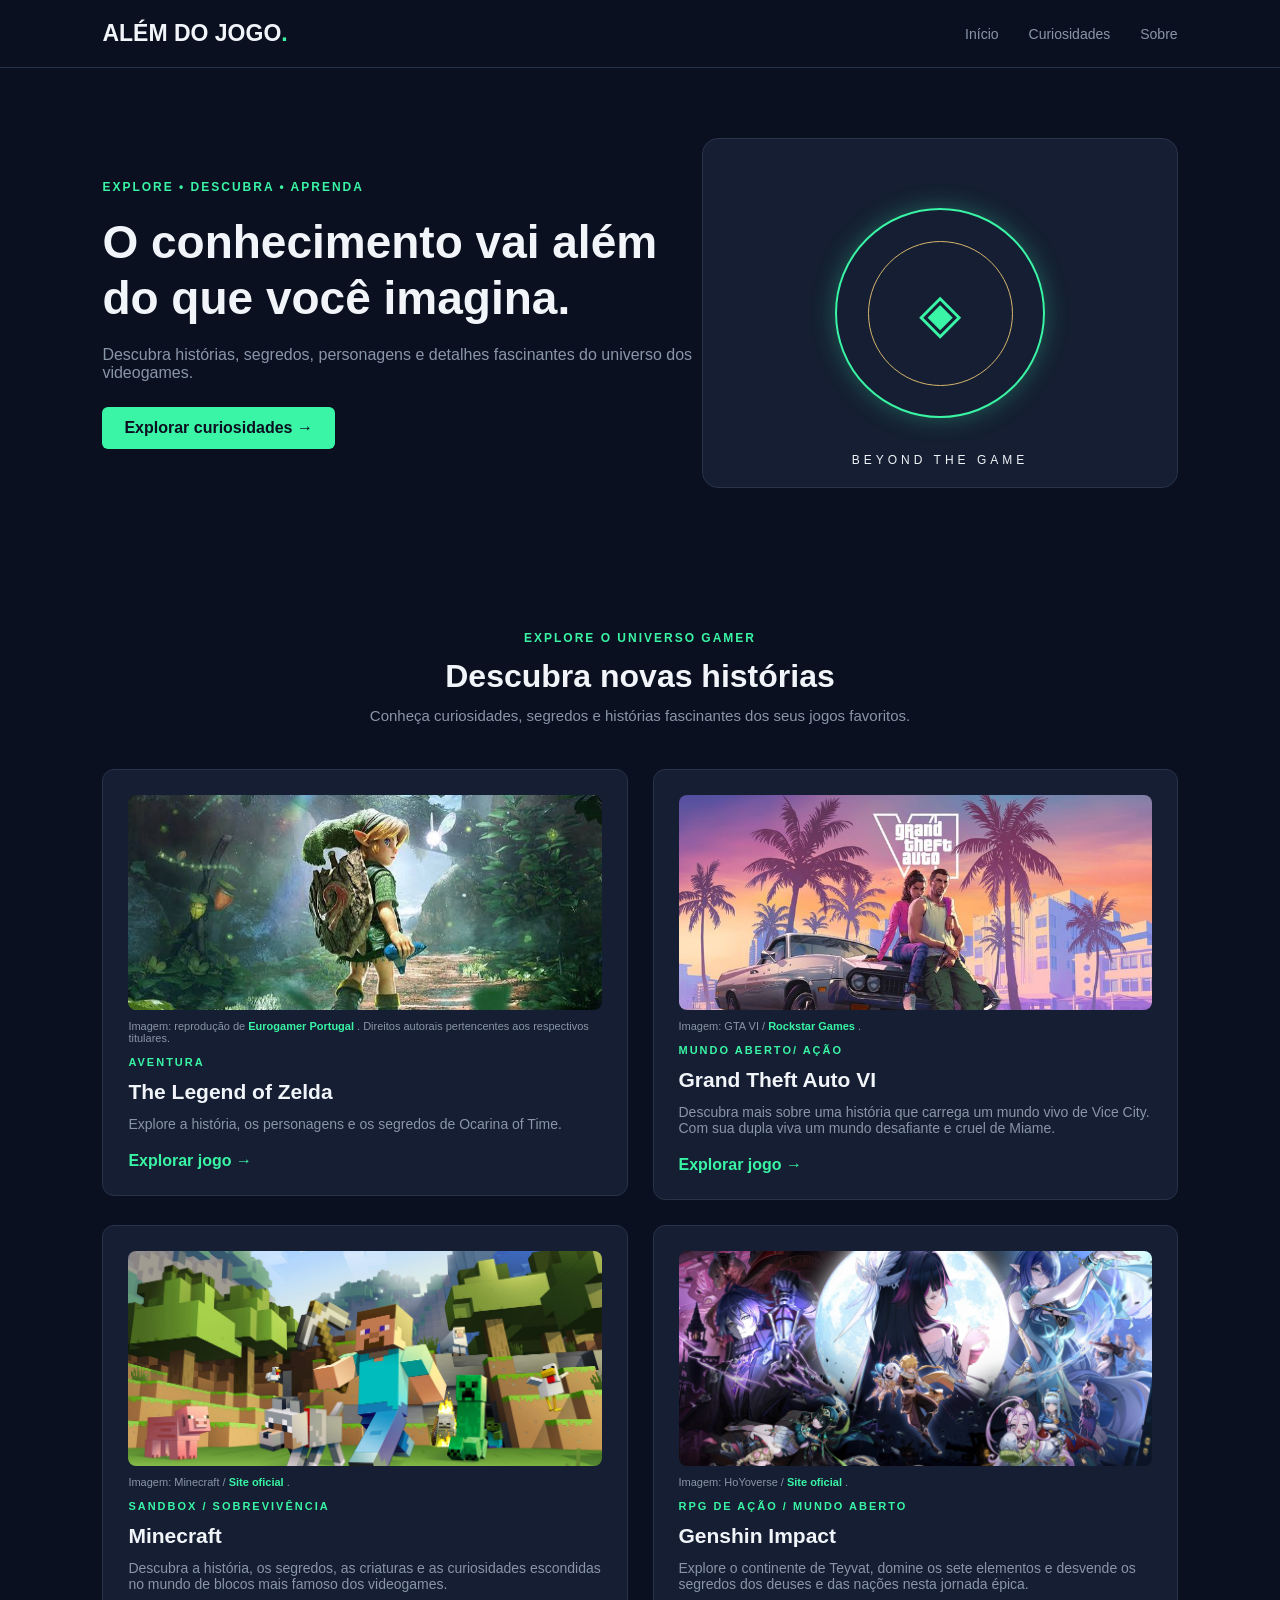
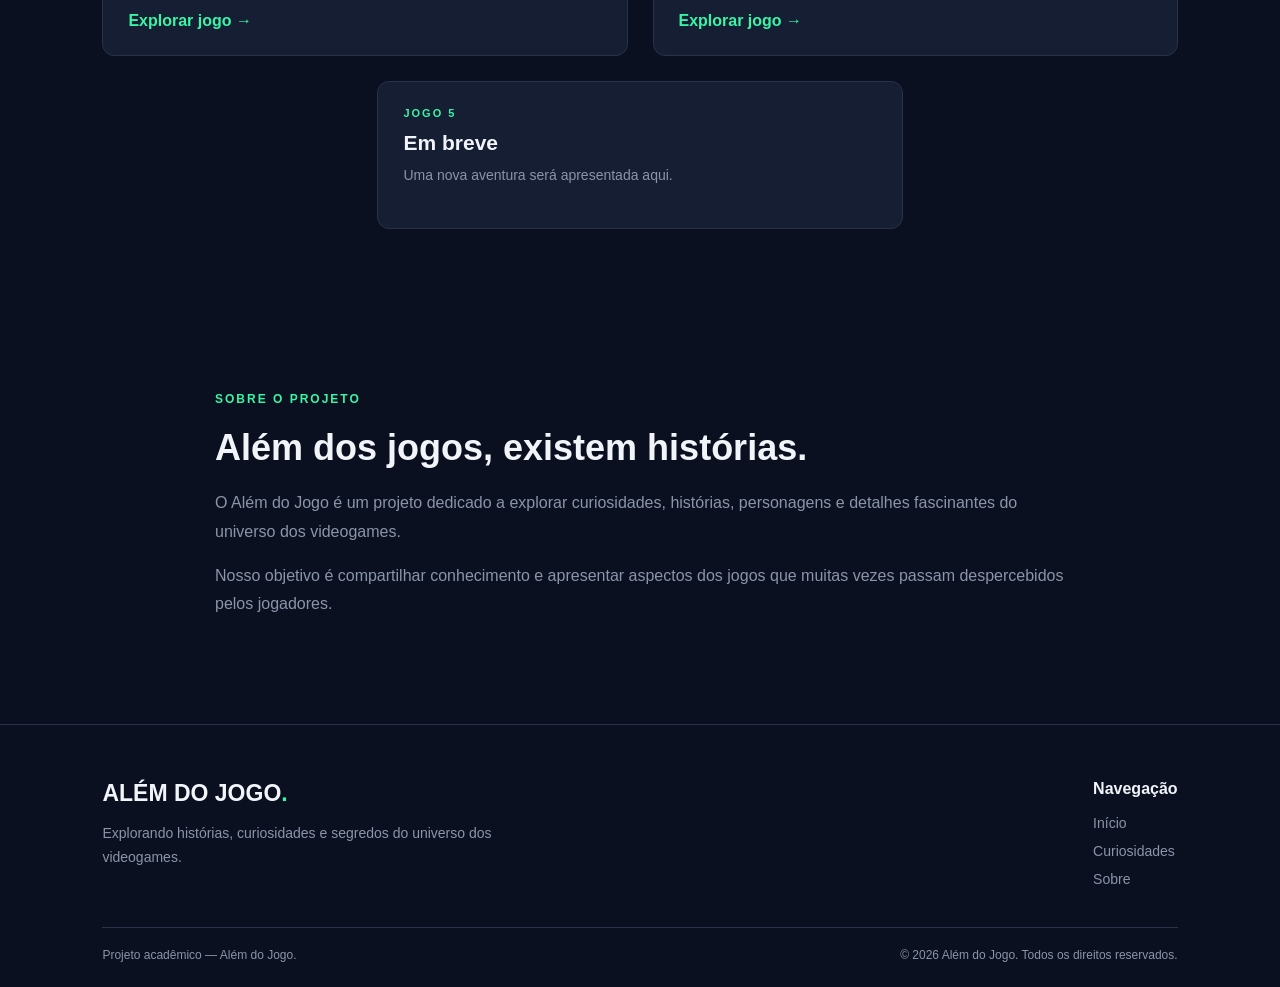
<file: index.html>
<!DOCTYPE html>
<html lang="pt-BR">

<head>
    <meta charset="UTF-8">
    <meta name="viewport" content="width=device-width, initial-scale=1.0">

    <title>Além do Jogo | Blog de Curiosidades</title>

    <link rel="stylesheet" href="css/style.css">
</head>


<body>

    <header class="cabecalho">

        <a href="index.html" class="logo">
            ALÉM DO JOGO<span>.</span>
        </a>

        <nav class="menu">
            <a href="index.html">Início</a>
            <a href="#curiosidades">Curiosidades</a>
            <a href="#sobre">Sobre</a>
        </nav>

    </header>
    <main>

        <section class="banner">

            <div class="banner-conteudo">

                <span class="etiqueta">
                    EXPLORE • DESCUBRA • APRENDA
                </span>

                <h1>
                    O conhecimento vai além do que você imagina.
                </h1>

                <p>
                    Descubra histórias, segredos, personagens e
                    detalhes fascinantes do universo dos videogames.
                </p>

                <a href="#curiosidades" class="botao">
                    Explorar curiosidades →
                </a>

            </div>

            <div class="banner-visual" aria-hidden="true">

                <div class="portal">

                    <div class="portal-centro">
                        <span>◈</span>
                    </div>

                </div>

                <span class="texto-visual">
                    BEYOND THE GAME
                </span>

            </div>

        </section>


        <!-- SEÇÃO DE CURIOSIDADES -->
        <section class="curiosidades" id="curiosidades">

            <div class="secao-titulo">

                <span class="etiqueta">EXPLORE O UNIVERSO GAMER</span>

                <h2>Descubra novas histórias</h2>

                <p>
                    Conheça curiosidades, segredos e histórias
                    fascinantes dos seus jogos favoritos.
                </p>

            </div>


            <!-- LISTA DE JOGOS -->
            <div class="lista-jogos">

                <!-- JOGO 1 -->
                <article class="card-jogo">



                    <figure class="imagem-card">

                        <img src="assets/images/zelda-capa.jpg"
                            alt="Ocarina azul de cerâmica inspirada em Ocarina of Time" class="imagem-jogo">

                        <figcaption>
                            Imagem: reprodução de
                            <a href="https://www.eurogamer.pt/remake-de-zelda-ocarina-of-time-e-o-jogo-mais-vendido-na-eshop"
                                target="_blank"
                                rel="noopener noreferrer">
                                Eurogamer Portugal
                            </a>.
                            Direitos autorais pertencentes aos respectivos titulares.
                        </figcaption>

                    </figure>

                    <div class="card-conteudo">

                        <span class="categoria">AVENTURA</span>

                        <h3>The Legend of Zelda</h3>

                        <p>
                            Explore a história, os personagens e os
                            segredos de Ocarina of Time.
                        </p>

                        <a href="pages/zelda.html">
                            Explorar jogo →
                        </a>

                    </div>

                </article>


                <!-- JOGO 2 -->
                <article class="card-jogo card-gtavi">

                    <figure class="imagem-card">
                        <img src="assets/images/gta_VI.jpg" alt="Cartaz do jogo gta 6" class="imagem-jogo">

                        <figcaption>
                            Imagem: GTA VI /
                            <a href="https://share.google/N6aUOP5o7n43juwKq" target="_blank" rel="noopener noreferrer">
                                Rockstar Games
                            </a>.
                        </figcaption>

                    </figure>


                    <div class="card-conteudo">

                        <span class="categoria">MUNDO ABERTO/ AÇÃO</span>

                        <h3>Grand Theft Auto VI</h3>

                        <p>
                            Descubra mais sobre uma história que carrega um mundo vivo de Vice City. Com sua dupla viva
                            um mundo desafiante e cruel de Miame.
                        </p>

                        <a href="pages/gtavi.html">
                            Explorar jogo →
                        </a>

                    </div>

                </article>


                <!-- JOGO 3 -->

                <!-- JOGO 3 - MINECRAFT -->
                <article class="card-jogo card-minecraft">

                    <figure class="imagem-card">

                        <img src="assets/images/minecraft-capa.jpeg"
                            alt="Paisagem de Minecraft com blocos, árvores e montanhas" class="imagem-jogo">

                        <figcaption>
                            Imagem: Minecraft /
                            <a href="https://www.minecraft.net/" target="_blank" rel="noopener noreferrer">
                                Site oficial
                            </a>.
                        </figcaption>

                    </figure>

                    <div class="card-conteudo">

                        <span class="categoria">SANDBOX / SOBREVIVÊNCIA</span>

                        <h3>Minecraft</h3>

                        <p>
                            Descubra a história, os segredos, as criaturas
                            e as curiosidades escondidas no mundo de blocos
                            mais famoso dos videogames.
                        </p>

                        <a href="pages/minecraft.html">
                            Explorar jogo →
                        </a>

                    </div>

                </article>


                <!-- JOGO 4 - GENSHIN IMPACT -->
                <article class="card-jogo">

                    <figure class="imagem-card">

                        <img
                            src="assets/images/genshin.jpg"
                            alt="Paisagem do universo de Genshin Impact"
                            class="imagem-jogo"
                        >

                        <figcaption>
                            Imagem: HoYoverse /
                            <a href="https://genshin.hoyoverse.com/pt/news/detail/157794"
                                target="_blank"
                                rel="noopener noreferrer">
                                Site oficial
                            </a>.
                        </figcaption>

                    </figure>

                    <div class="card-conteudo">

                        <span class="categoria">RPG DE AÇÃO / MUNDO ABERTO</span>

                        <h3>Genshin Impact</h3>

                        <p>
                            Explore o continente de Teyvat, domine os sete elementos
                            e desvende os segredos dos deuses e das nações
                            nesta jornada épica.
                        </p>

                        <a href="pages/genshin.html">
                            Explorar jogo →
                        </a>

                    </div>

                </article>

                <!-- JOGO 5 -->
                <article class="card-jogo">

                    <div class="card-conteudo">

                        <span class="categoria">JOGO 5</span>

                        <h3>Em breve</h3>

                        <p>
                            Uma nova aventura será apresentada aqui.
                        </p>

                    </div>

                </article>

            </div>

        </section>


        <!-- SEÇÃO SOBRE -->
        <section class="sobre" id="sobre">

            <div class="sobre-conteudo">

                <span class="etiqueta">SOBRE O PROJETO</span>

                <h2>Além dos jogos, existem histórias.</h2>

                <p>
                    O Além do Jogo é um projeto dedicado a explorar
                    curiosidades, histórias, personagens e detalhes
                    fascinantes do universo dos videogames.
                </p>

                <p>
                    Nosso objetivo é compartilhar conhecimento e
                    apresentar aspectos dos jogos que muitas vezes
                    passam despercebidos pelos jogadores.
                </p>

            </div>

        </section>

        <!-- PAGINAÇÃO -->
        <section class="secao-paginacao">

            <div class="pagination">

                <div class="control prev">Prev</div>

                <div class="page active">1</div>
                <div class="page">2</div>
                <div class="page">3</div>
                <div class="page">4</div>
                <div class="page">5</div>

                <div class="control next">Next</div>

            </div>

        </section>

    </main>

    <!-- RODAPÉ -->
    <footer class="rodape">

        <div class="rodape-conteudo">

            <div class="rodape-marca">

                <a href="index.html" class="logo">
                    ALÉM DO JOGO<span>.</span>
                </a>

                <p>
                    Explorando histórias, curiosidades e segredos
                    do universo dos videogames.
                </p>

            </div>

            <div class="rodape-links">

                <h3>Navegação</h3>

                <a href="index.html">Início</a>
                <a href="#curiosidades">Curiosidades</a>
                <a href="#sobre">Sobre</a>

            </div>

        </div>

        <div class="rodape-final">

            <p>
                Projeto acadêmico — Além do Jogo.
            </p>

            <p>
                © 2026 Além do Jogo. Todos os direitos reservados.
            </p>

        </div>

    </footer>


</body>

</html>
</file>
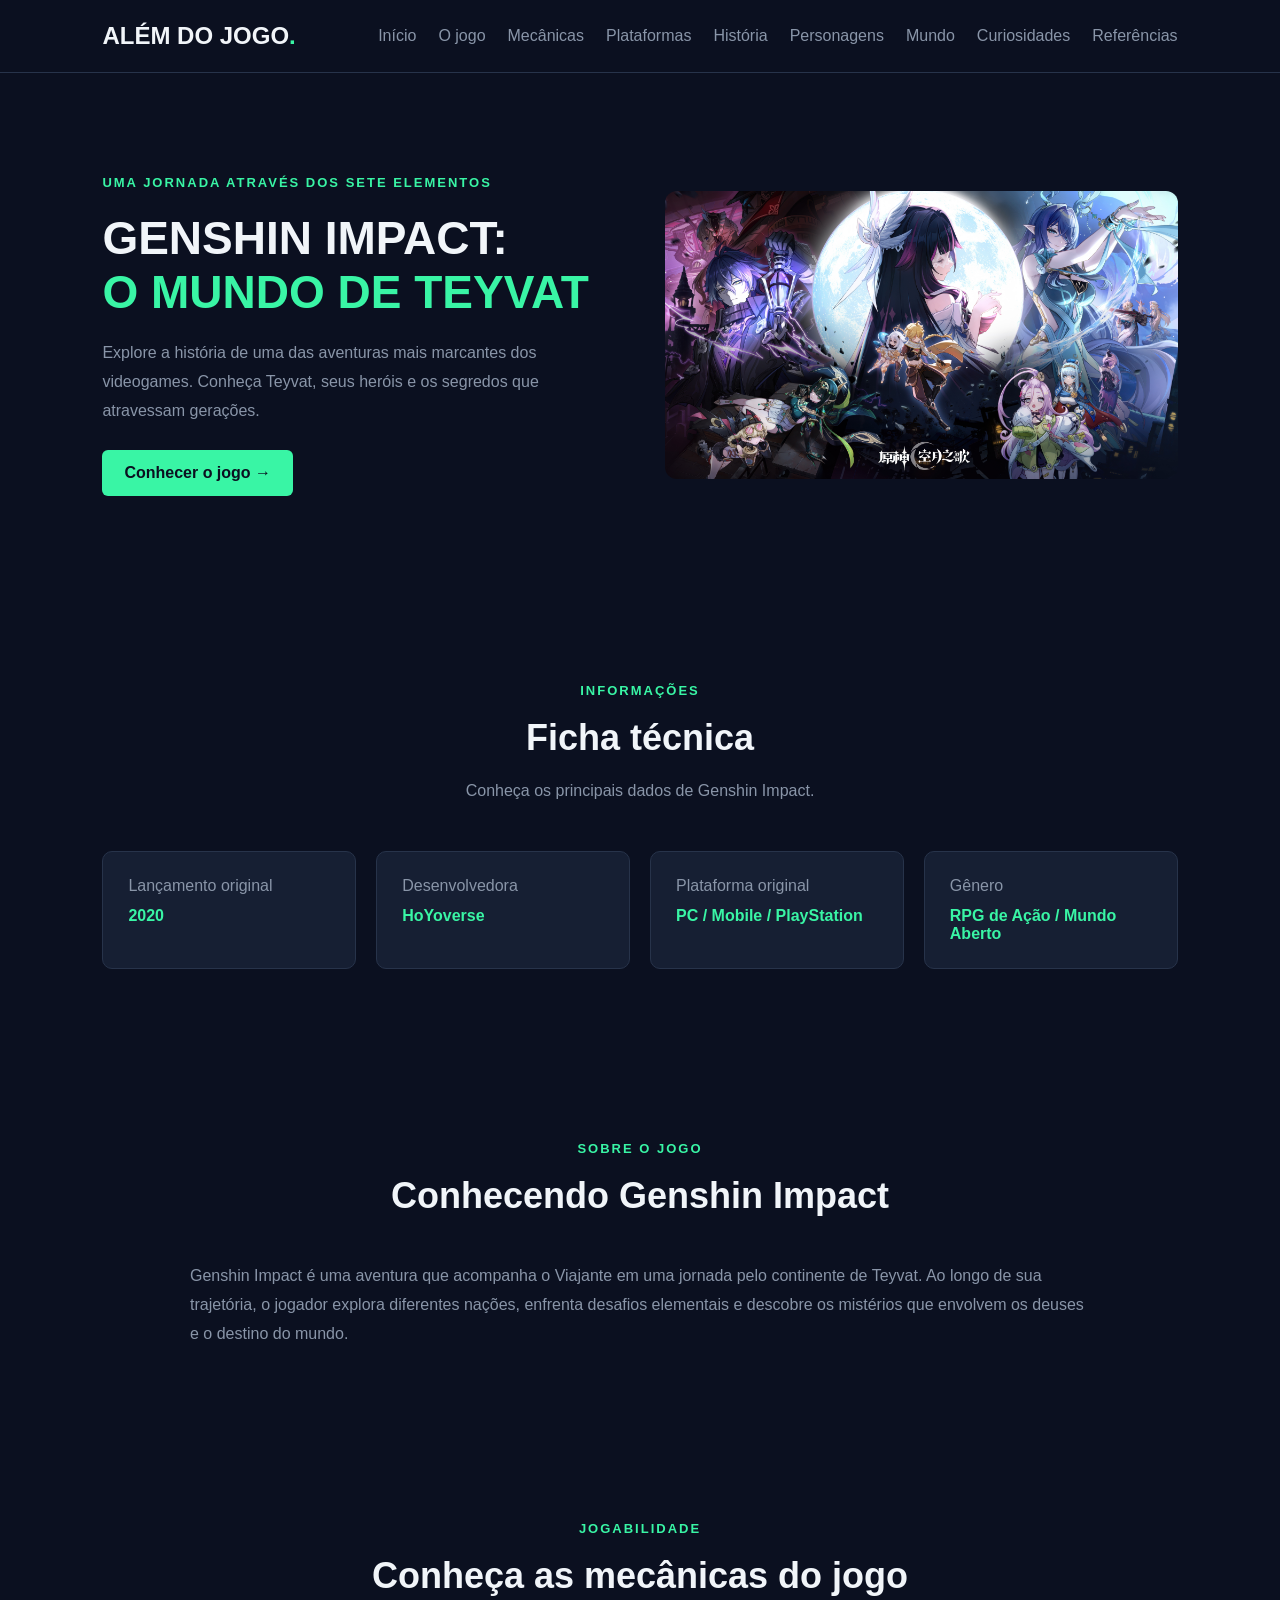
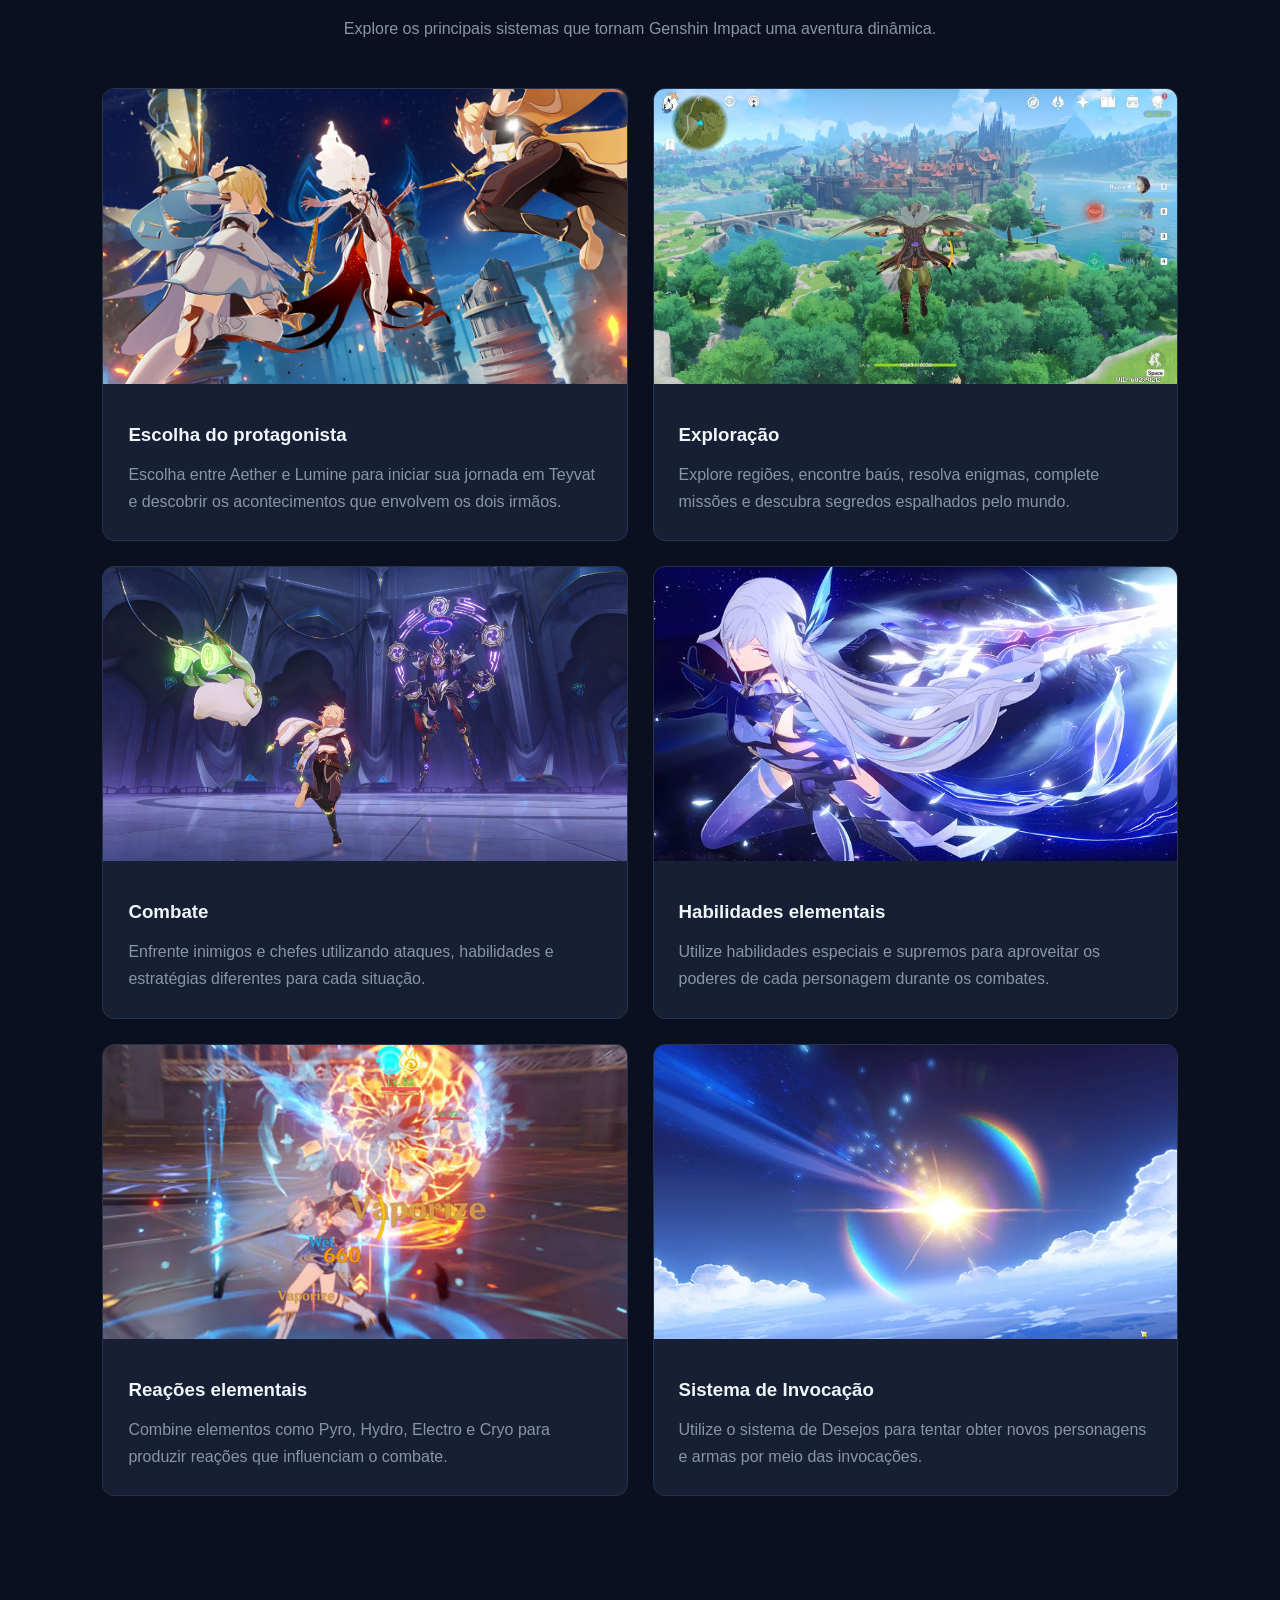
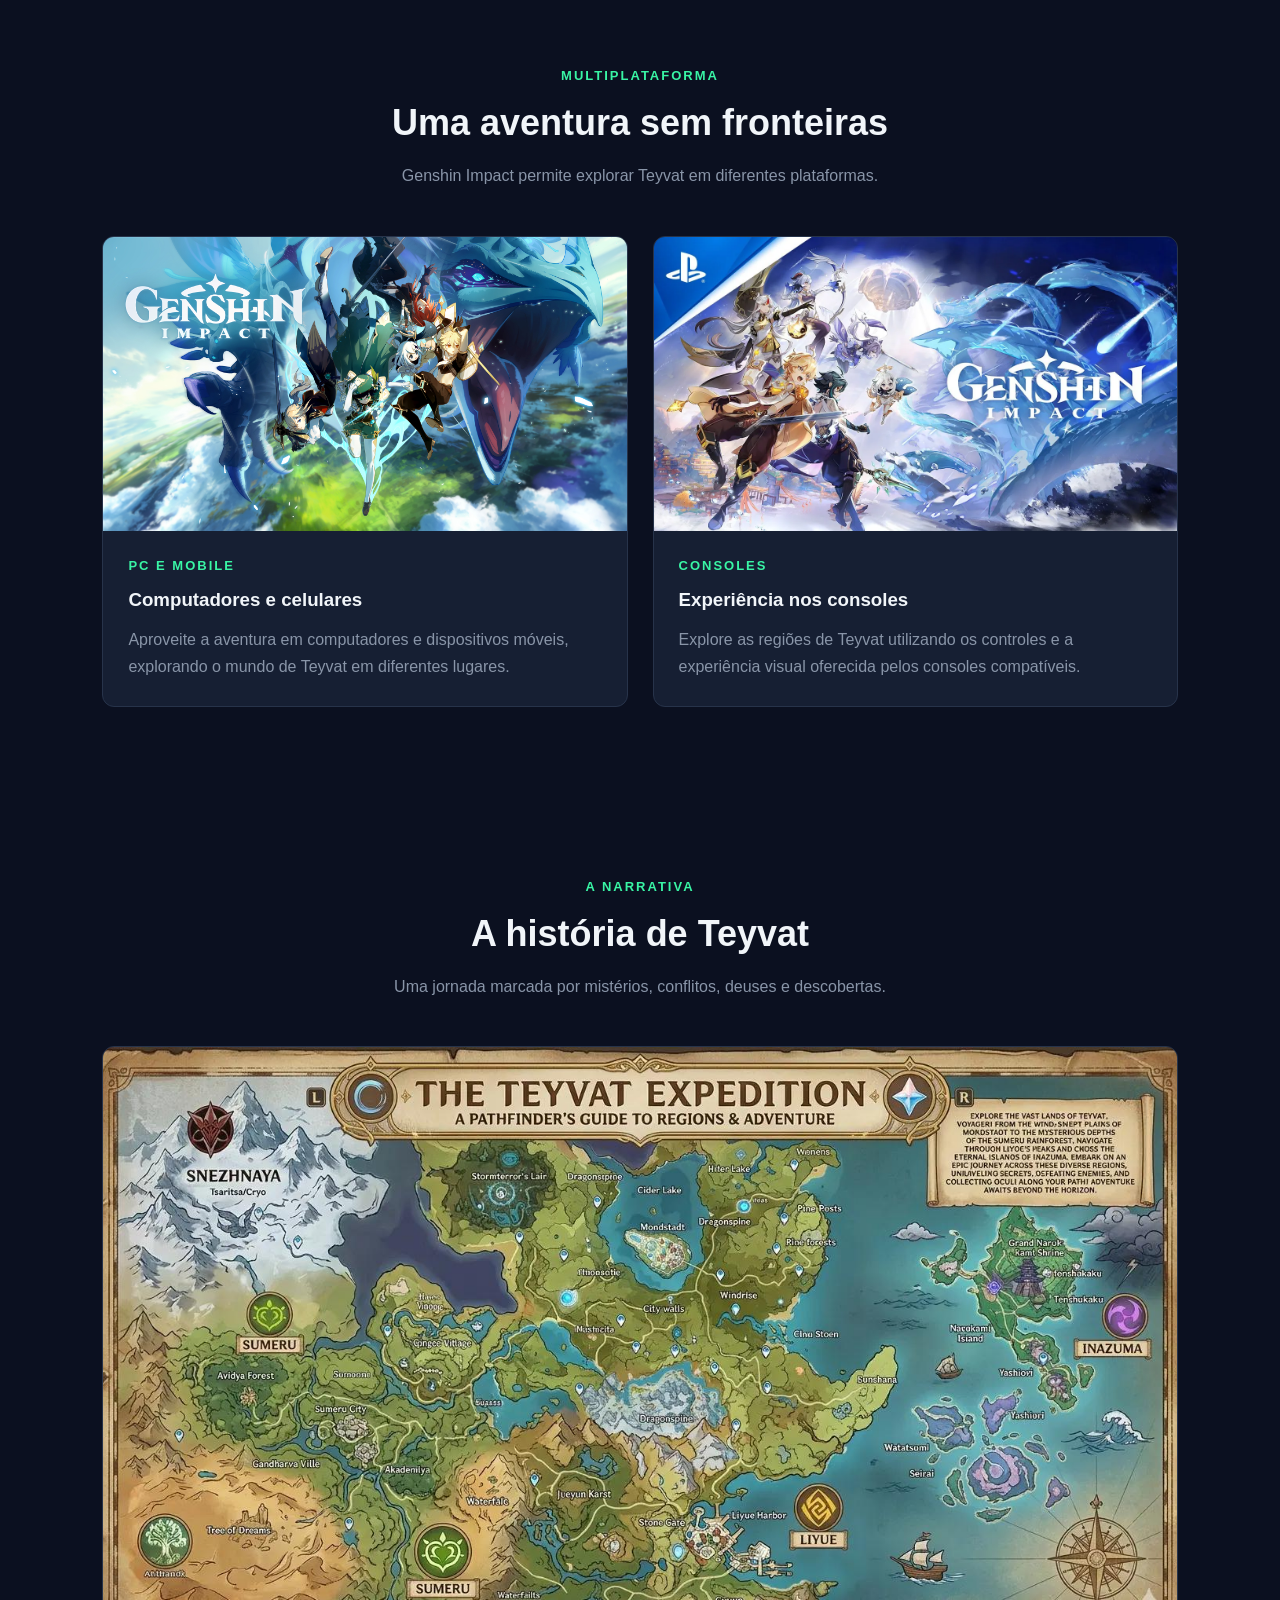
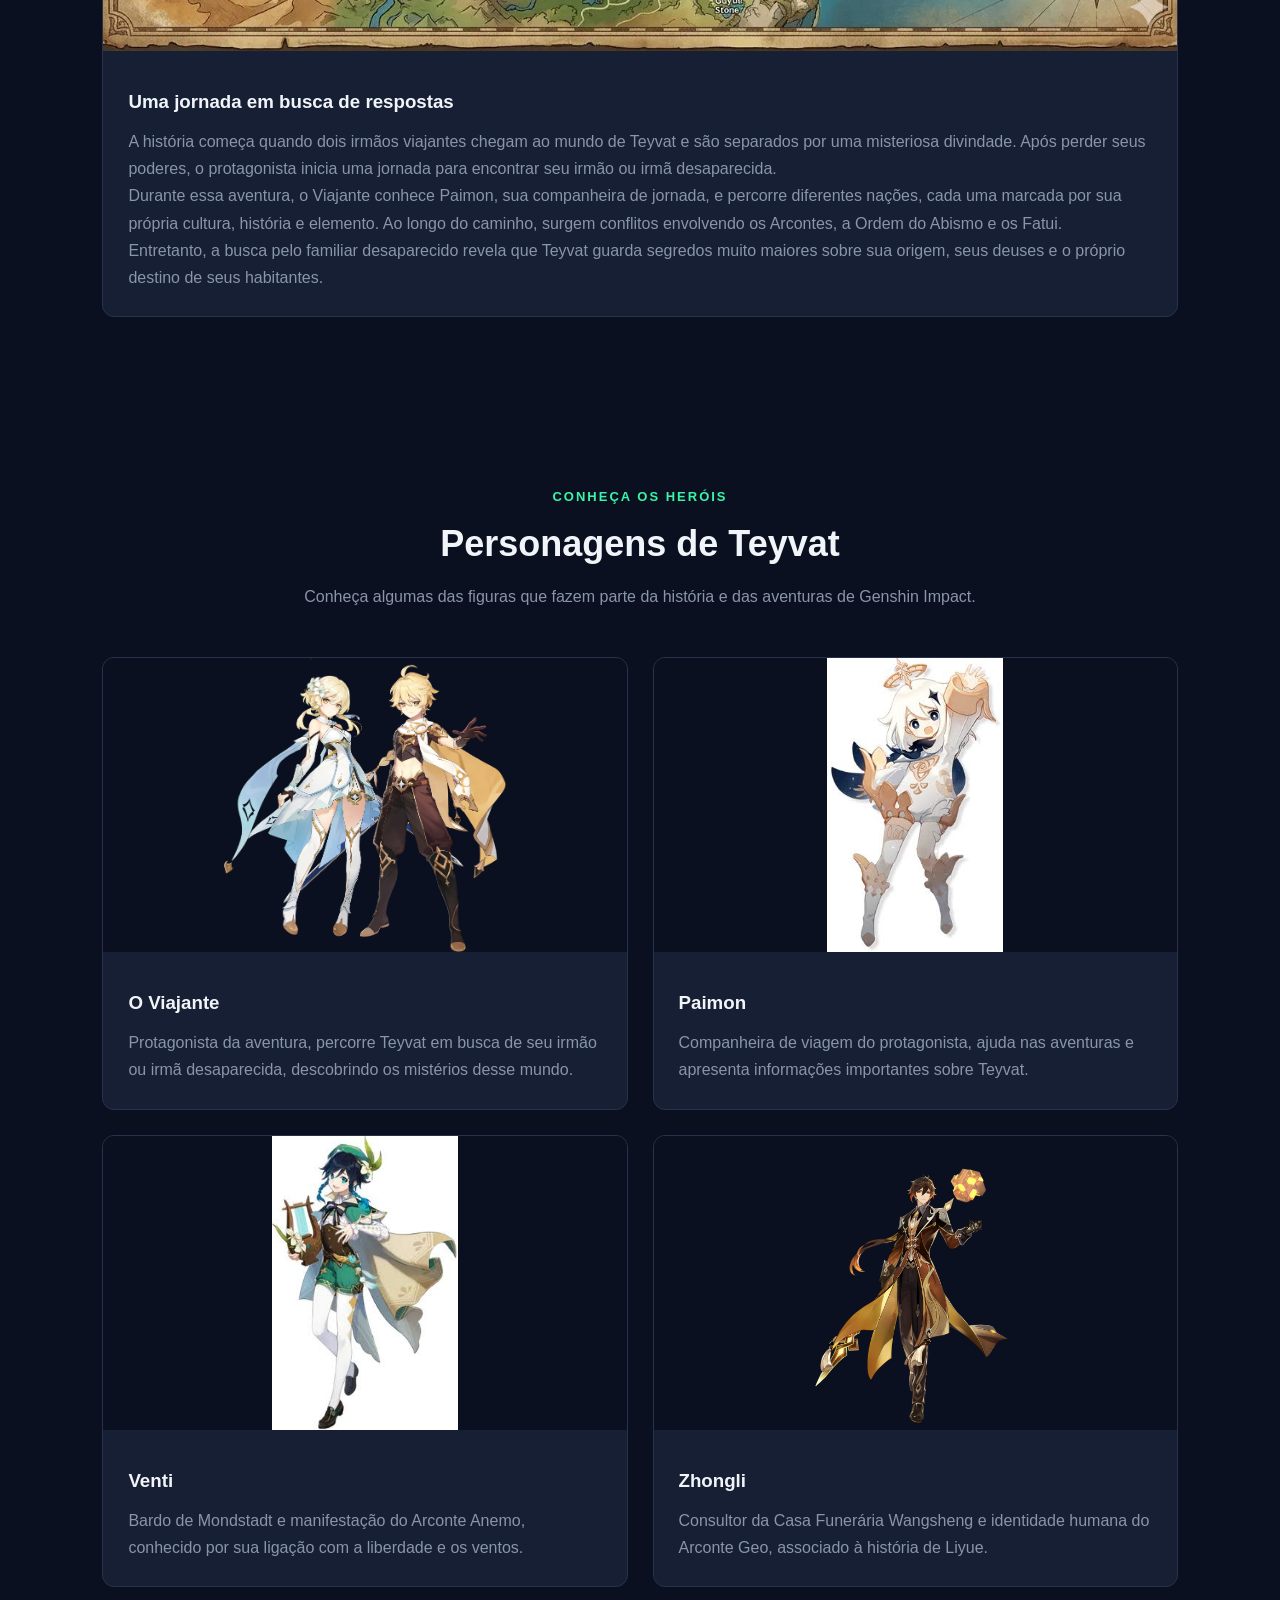
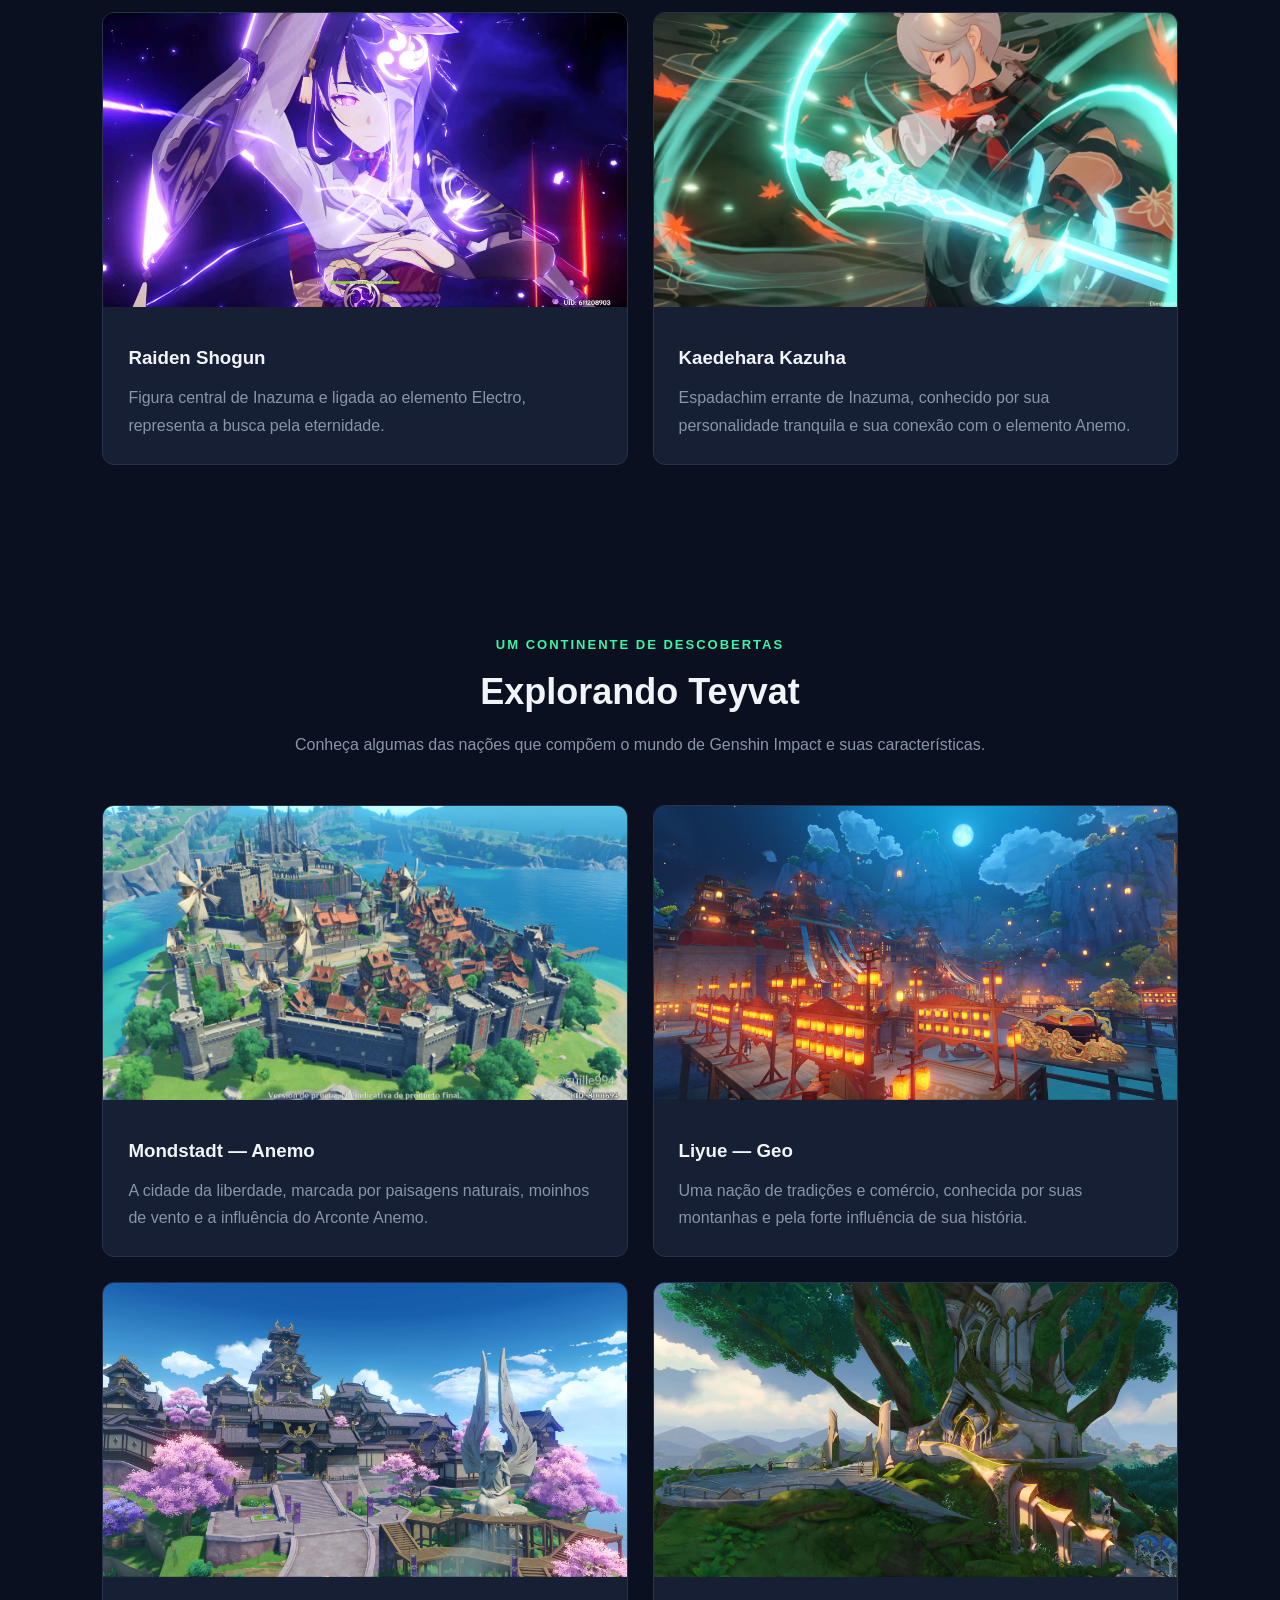
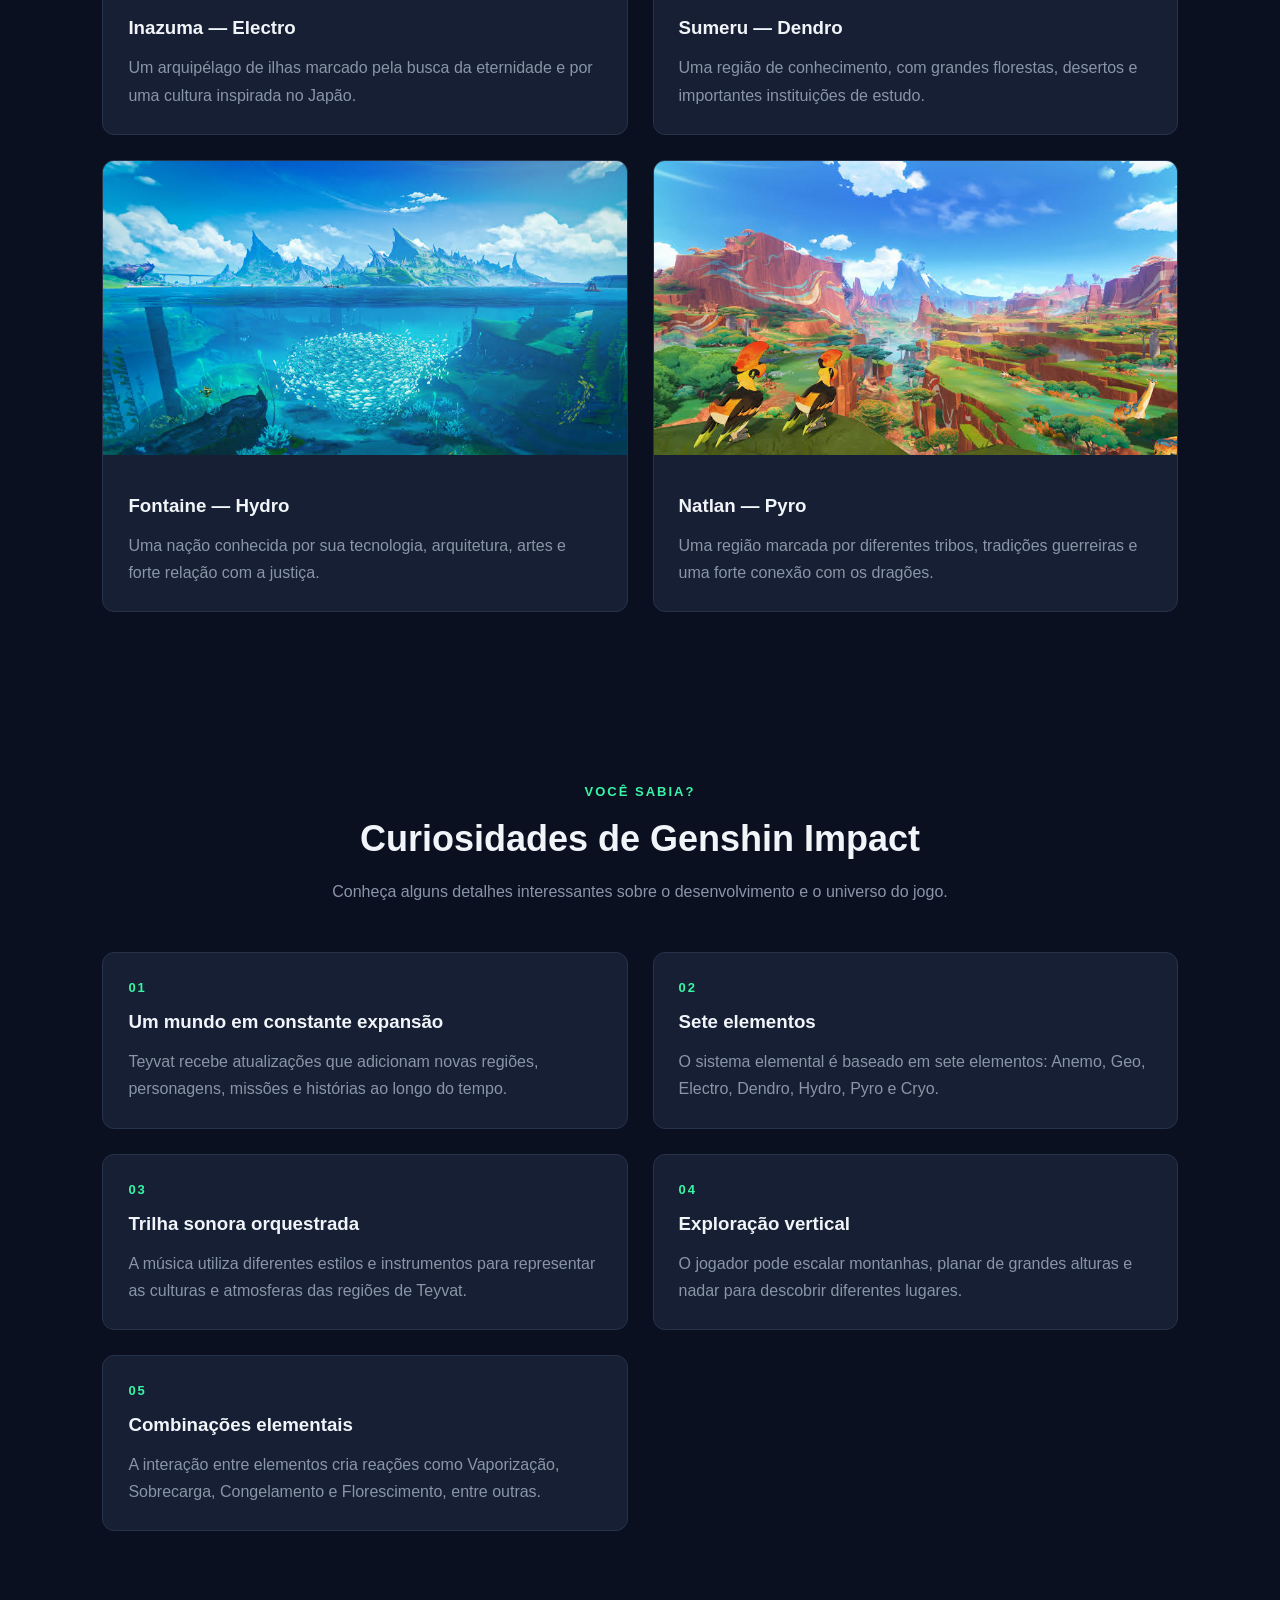
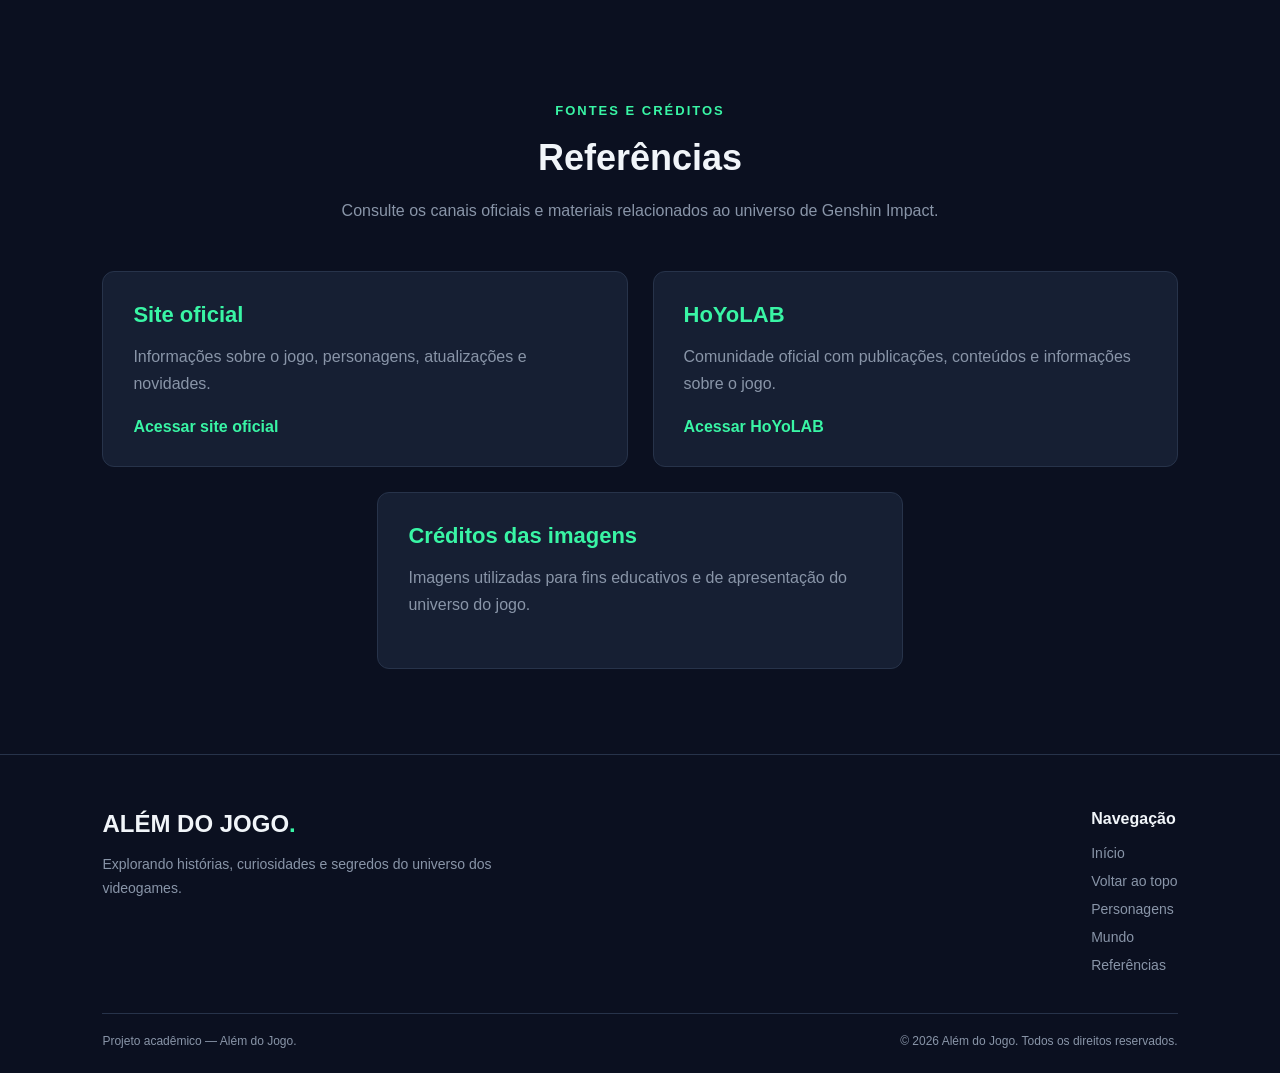
<file: pages/genshin.html>
<!DOCTYPE html>
<html lang="pt-BR">

<head>
    <meta charset="UTF-8">
    <meta name="viewport" content="width=device-width, initial-scale=1.0">

    <title>Genshin Impact | Além do Jogo</title>

    <!-- CSS GLOBAL -->
    <link rel="stylesheet" href="../css/style.css">

    <!-- CSS EXCLUSIVO DA PÁGINA -->
    <link rel="stylesheet" href="../css/genshin.css">
</head>

<body>

    <!-- CABEÇALHO -->
    <header class="zelda-header">

        <a href="../index.html" class="zelda-logo">
            ALÉM DO JOGO<span>.</span>
        </a>

        <nav class="zelda-nav">
            <a href="../index.html">Início</a>
            <a href="#apresentacao">O jogo</a>
            <a href="#mecanicas">Mecânicas</a>
            <a href="#versoes">Plataformas</a>
            <a href="#historia">História</a>
            <a href="#personagens">Personagens</a>
            <a href="#hyrule">Mundo</a>
            <a href="#curiosidades">Curiosidades</a>
            <a href="#referencias">Referências</a>
        </nav>

    </header>


    <main>

        <!-- APRESENTAÇÃO -->
        <section class="zelda-hero" id="apresentacao">

            <div class="zelda-hero-conteudo">

                <span class="zelda-etiqueta">
                    UMA JORNADA ATRAVÉS DOS SETE ELEMENTOS
                </span>

                <h1>
                    GENSHIN IMPACT:
                    <span>O MUNDO DE TEYVAT</span>
                </h1>

                <p>
                    Explore a história de uma das aventuras mais
                    marcantes dos videogames. Conheça Teyvat,
                    seus heróis e os segredos que atravessam gerações.
                </p>

                <a href="#conhecendo" class="zelda-botao">
                    Conhecer o jogo →
                </a>

            </div>

            <div class="zelda-hero-imagem">

                <img src="../assets/images/genshin.jpg" alt="Imagem de divulgação de Genshin Impact">

            </div>

        </section>


        <!-- FICHA TÉCNICA -->
        <section class="zelda-secao" id="ficha">

            <div class="zelda-titulo-secao">

                <span class="zelda-etiqueta">INFORMAÇÕES</span>

                <h2>Ficha técnica</h2>

                <p>
                    Conheça os principais dados de Genshin Impact.
                </p>

            </div>

            <div class="zelda-ficha">

                <div class="zelda-ficha-item">
                    <span>Lançamento original</span>
                    <strong>2020</strong>
                </div>

                <div class="zelda-ficha-item">
                    <span>Desenvolvedora</span>
                    <strong>HoYoverse</strong>
                </div>

                <div class="zelda-ficha-item">
                    <span>Plataforma original</span>
                    <strong>PC / Mobile / PlayStation</strong>
                </div>

                <div class="zelda-ficha-item">
                    <span>Gênero</span>
                    <strong>RPG de Ação / Mundo Aberto</strong>
                </div>

            </div>

        </section>


        <!-- CONHECENDO O JOGO -->
        <section class="zelda-secao" id="conhecendo">

            <div class="zelda-titulo-secao">

                <span class="zelda-etiqueta">SOBRE O JOGO</span>

                <h2>Conhecendo Genshin Impact</h2>

            </div>

            <div class="zelda-texto">

                <p>
                    Genshin Impact é uma aventura que acompanha o Viajante em uma jornada pelo continente de Teyvat.
                    Ao longo de sua trajetória, o jogador explora diferentes nações,
                    enfrenta desafios elementais e descobre os mistérios
                    que envolvem os deuses e o destino do mundo.
                </p>

            </div>

        </section>


        <!-- MECÂNICAS DO JOGO -->
        <section class="zelda-secao" id="mecanicas">

            <div class="zelda-titulo-secao">
                <span class="zelda-etiqueta">JOGABILIDADE</span>
                <h2>Conheça as mecânicas do jogo</h2>
                <p>
                    Explore os principais sistemas que tornam
                    Genshin Impact uma aventura dinâmica.
                </p>
            </div>

            <div class="zelda-versoes">

                <article class="zelda-versao-card">
                    <div class="zelda-versao-imagem">
                        <img src="../assets/images/genshin/genshin history.jpg"
                            alt="Personagens e protagonistas de Genshin Impact" loading="lazy">
                    </div>
                    <div class="zelda-versao-conteudo">
                        <h3>Escolha do protagonista</h3>
                        <p>
                            Escolha entre Aether e Lumine para iniciar
                            sua jornada em Teyvat e descobrir os
                            acontecimentos que envolvem os dois irmãos.
                        </p>
                    </div>
                </article>

                <article class="zelda-versao-card">
                    <div class="zelda-versao-imagem">
                        <img src="../assets/images/genshin/genshin mundo aberto.jpeg"
                            alt="Paisagem do mundo aberto de Genshin Impact" loading="lazy">
                    </div>
                    <div class="zelda-versao-conteudo">
                        <h3>Exploração</h3>
                        <p>
                            Explore regiões, encontre baús, resolva
                            enigmas, complete missões e descubra
                            segredos espalhados pelo mundo.
                        </p>
                    </div>
                </article>

                <article class="zelda-versao-card">
                    <div class="zelda-versao-imagem">
                        <img src="../assets/images/genshin/genshincombate.jpg"
                            alt="Combate entre personagens em Genshin Impact" loading="lazy">
                    </div>
                    <div class="zelda-versao-conteudo">
                        <h3>Combate</h3>
                        <p>
                            Enfrente inimigos e chefes utilizando
                            ataques, habilidades e estratégias
                            diferentes para cada situação.
                        </p>
                    </div>
                </article>

                <article class="zelda-versao-card">
                    <div class="zelda-versao-imagem">
                        <img src="../assets/images/genshin/skirk ult.jpeg" alt="Habilidade especial de uma personagem"
                            loading="lazy">
                    </div>
                    <div class="zelda-versao-conteudo">
                        <h3>Habilidades elementais</h3>
                        <p>
                            Utilize habilidades especiais e supremos
                            para aproveitar os poderes de cada
                            personagem durante os combates.
                        </p>
                    </div>
                </article>

                <article class="zelda-versao-card">
                    <div class="zelda-versao-imagem">
                        <img src="../assets/images/genshin/genshin combat.jpeg" alt="Combate com diferentes elementos"
                            loading="lazy">
                    </div>
                    <div class="zelda-versao-conteudo">
                        <h3>Reações elementais</h3>
                        <p>
                            Combine elementos como Pyro, Hydro,
                            Electro e Cryo para produzir reações
                            que influenciam o combate.
                        </p>
                    </div>
                </article>

                <article class="zelda-versao-card">
                    <div class="zelda-versao-imagem">
                        <img src="../assets/images/genshin/genshin five star pull.jpeg"
                            alt="Animação de obtenção de personagem" loading="lazy">
                    </div>
                    <div class="zelda-versao-conteudo">
                        <h3>Sistema de Invocação</h3>
                        <p>
                            Utilize o sistema de Desejos para tentar
                            obter novos personagens e armas
                            por meio das invocações.
                        </p>
                    </div>
                </article>

            </div>
        </section>




        <!-- PLATAFORMAS -->
        <section class="zelda-secao" id="versoes">

            <div class="zelda-titulo-secao">
                <span class="zelda-etiqueta">MULTIPLATAFORMA</span>
                <h2>Uma aventura sem fronteiras</h2>
                <p>
                    Genshin Impact permite explorar Teyvat em
                    diferentes plataformas.
                </p>
            </div>

            <div class="zelda-versoes">

                <article class="zelda-versao-card">
                    <div class="zelda-versao-imagem">
                        <img src="../assets/images/genshinpc1.jpg" alt="Genshin Impact sendo jogado em um computador"
                            loading="lazy">
                    </div>

                    <div class="zelda-versao-conteudo">
                        <span class="zelda-etiqueta">PC E MOBILE</span>
                        <h3>Computadores e celulares</h3>
                        <p>
                            Aproveite a aventura em computadores e
                            dispositivos móveis, explorando o mundo
                            de Teyvat em diferentes lugares.
                        </p>
                    </div>
                </article>

                <article class="zelda-versao-card">
                    <div class="zelda-versao-imagem">
                        <img src="../assets/images/genshinps4.jpeg" alt="Genshin Impact em um console PlayStation"
                            loading="lazy">
                    </div>

                    <div class="zelda-versao-conteudo">
                        <span class="zelda-etiqueta">CONSOLES</span>
                        <h3>Experiência nos consoles</h3>
                        <p>
                            Explore as regiões de Teyvat utilizando
                            os controles e a experiência visual
                            oferecida pelos consoles compatíveis.
                        </p>
                    </div>
                </article>

            </div>
        </section>




        <!-- HISTÓRIA -->
        <section class="zelda-secao" id="historia">

            <div class="zelda-titulo-secao">
                <span class="zelda-etiqueta">A NARRATIVA</span>
                <h2>A história de Teyvat</h2>
                <p>
                    Uma jornada marcada por mistérios, conflitos,
                    deuses e descobertas.
                </p>
            </div>

            <article class="zelda-versao-card">

                <div class="zelda-versao-imagem">
                    <img src="../assets/images/genshin/teyvatmapa.jpeg" alt="Mapa do mundo de Teyvat em Genshin Impact"
                        loading="lazy">
                </div>

                <div class="zelda-versao-conteudo">
                    <h3>Uma jornada em busca de respostas</h3>

                    <p>
                        A história começa quando dois irmãos viajantes
                        chegam ao mundo de Teyvat e são separados por
                        uma misteriosa divindade. Após perder seus
                        poderes, o protagonista inicia uma jornada
                        para encontrar seu irmão ou irmã desaparecida.
                    </p>

                    <p>
                        Durante essa aventura, o Viajante conhece Paimon,
                        sua companheira de jornada, e percorre diferentes
                        nações, cada uma marcada por sua própria cultura,
                        história e elemento. Ao longo do caminho, surgem
                        conflitos envolvendo os Arcontes, a Ordem do Abismo
                        e os Fatui.
                    </p>

                    <p>
                        Entretanto, a busca pelo familiar desaparecido
                        revela que Teyvat guarda segredos muito maiores
                        sobre sua origem, seus deuses e o próprio destino
                        de seus habitantes.
                    </p>
                </div>

            </article>

        </section>




        <!-- PERSONAGENS -->
        <section class="zelda-secao" id="personagens">

            <div class="zelda-titulo-secao">
                <span class="zelda-etiqueta">CONHEÇA OS HERÓIS</span>
                <h2>Personagens de Teyvat</h2>
                <p>
                    Conheça algumas das figuras que fazem parte
                    da história e das aventuras de Genshin Impact.
                </p>
            </div>

            <div class="zelda-versoes">

                <article class="zelda-versao-card">
                    <div class="zelda-versao-imagem">
                        <img src="../assets/images/genshin/viajante.jpeg" alt="Viajante de Genshin Impact"
                            loading="lazy">
                    </div>
                    <div class="zelda-versao-conteudo">
                        <h3>O Viajante</h3>
                        <p>
                            Protagonista da aventura, percorre Teyvat
                            em busca de seu irmão ou irmã desaparecida,
                            descobrindo os mistérios desse mundo.
                        </p>
                    </div>
                </article>

                <article class="zelda-versao-card">
                    <div class="zelda-versao-imagem">
                        <img src="../assets/images/genshin/paimon.jpeg" alt="Paimon, companheira do Viajante"
                            loading="lazy">
                    </div>
                    <div class="zelda-versao-conteudo">
                        <h3>Paimon</h3>
                        <p>
                            Companheira de viagem do protagonista,
                            ajuda nas aventuras e apresenta informações
                            importantes sobre Teyvat.
                        </p>
                    </div>
                </article>

                <article class="zelda-versao-card">
                    <div class="zelda-versao-imagem">
                        <img src="../assets/images/genshin/venti.jpeg" alt="Venti, personagem de Genshin Impact"
                            loading="lazy">
                    </div>
                    <div class="zelda-versao-conteudo">
                        <h3>Venti</h3>
                        <p>
                            Bardo de Mondstadt e manifestação do
                            Arconte Anemo, conhecido por sua ligação
                            com a liberdade e os ventos.
                        </p>
                    </div>
                </article>

                <article class="zelda-versao-card">
                    <div class="zelda-versao-imagem">
                        <img src="../assets/images/genshin/zhongli.png" alt="Zhongli, personagem de Genshin Impact"
                            loading="lazy">
                    </div>
                    <div class="zelda-versao-conteudo">
                        <h3>Zhongli</h3>
                        <p>
                            Consultor da Casa Funerária Wangsheng
                            e identidade humana do Arconte Geo,
                            associado à história de Liyue.
                        </p>
                    </div>
                </article>

                <article class="zelda-versao-card">
                    <div class="zelda-versao-imagem">
                        <img src="../assets/images/genshin/raidenult.jpg" alt="Raiden Shogun de Genshin Impact"
                            loading="lazy">
                    </div>
                    <div class="zelda-versao-conteudo">
                        <h3>Raiden Shogun</h3>
                        <p>
                            Figura central de Inazuma e ligada ao
                            elemento Electro, representa a busca
                            pela eternidade.
                        </p>
                    </div>
                </article>

                <article class="zelda-versao-card">
                    <div class="zelda-versao-imagem">
                        <img src="../assets/images/genshin/kazuha ult.jpg" alt="Kaedehara Kazuha de Genshin Impact"
                            loading="lazy">
                    </div>
                    <div class="zelda-versao-conteudo">
                        <h3>Kaedehara Kazuha</h3>
                        <p>
                            Espadachim errante de Inazuma, conhecido
                            por sua personalidade tranquila e sua
                            conexão com o elemento Anemo.
                        </p>
                    </div>
                </article>

            </div>

        </section>




        <!-- REGIÕES DE TEYVAT -->
        <section class="zelda-secao" id="hyrule">

            <div class="zelda-titulo-secao">
                <span class="zelda-etiqueta">UM CONTINENTE DE DESCOBERTAS</span>
                <h2>Explorando Teyvat</h2>
                <p>
                    Conheça algumas das nações que compõem o mundo
                    de Genshin Impact e suas características.
                </p>
            </div>

            <div class="zelda-versoes">

                <article class="zelda-versao-card">
                    <div class="zelda-versao-imagem">
                        <img src="../assets/images/genshin/mondstad.png" alt="Paisagem de Mondstadt" loading="lazy">
                    </div>
                    <div class="zelda-versao-conteudo">
                        <h3>Mondstadt — Anemo</h3>
                        <p>
                            A cidade da liberdade, marcada por paisagens
                            naturais, moinhos de vento e a influência
                            do Arconte Anemo.
                        </p>
                    </div>
                </article>

                <article class="zelda-versao-card">
                    <div class="zelda-versao-imagem">
                        <img src="../assets/images/genshin/liyue.jpg" alt="Paisagem de Liyue" loading="lazy">
                    </div>
                    <div class="zelda-versao-conteudo">
                        <h3>Liyue — Geo</h3>
                        <p>
                            Uma nação de tradições e comércio,
                            conhecida por suas montanhas e pela
                            forte influência de sua história.
                        </p>
                    </div>
                </article>

                <article class="zelda-versao-card">
                    <div class="zelda-versao-imagem">
                        <img src="../assets/images/genshin/inazuma2.jpg" alt="Paisagem de Inazuma" loading="lazy">
                    </div>
                    <div class="zelda-versao-conteudo">
                        <h3>Inazuma — Electro</h3>
                        <p>
                            Um arquipélago de ilhas marcado pela
                            busca da eternidade e por uma cultura
                            inspirada no Japão.
                        </p>
                    </div>
                </article>

                <article class="zelda-versao-card">
                    <div class="zelda-versao-imagem">
                        <img src="../assets/images/genshin/sumeru.jpg" alt="Florestas e paisagens de Sumeru"
                            loading="lazy">
                    </div>
                    <div class="zelda-versao-conteudo">
                        <h3>Sumeru — Dendro</h3>
                        <p>
                            Uma região de conhecimento, com grandes
                            florestas, desertos e importantes
                            instituições de estudo.
                        </p>
                    </div>
                </article>

                <article class="zelda-versao-card">
                    <div class="zelda-versao-imagem">
                        <img src="../assets/images/genshin/fontaine.jpeg" alt="Arquitetura e paisagens de Fontaine"
                            loading="lazy">
                    </div>
                    <div class="zelda-versao-conteudo">
                        <h3>Fontaine — Hydro</h3>
                        <p>
                            Uma nação conhecida por sua tecnologia,
                            arquitetura, artes e forte relação
                            com a justiça.
                        </p>
                    </div>
                </article>

                <article class="zelda-versao-card">
                    <div class="zelda-versao-imagem">
                        <img src="../assets/images/genshin/natlan.jpeg" alt="Paisagem de Natlan" loading="lazy">
                    </div>
                    <div class="zelda-versao-conteudo">
                        <h3>Natlan — Pyro</h3>
                        <p>
                            Uma região marcada por diferentes tribos,
                            tradições guerreiras e uma forte conexão
                            com os dragões.
                        </p>
                    </div>
                </article>

            </div>

        </section>


        <!-- CURIOSIDADES -->
        <section class="zelda-secao" id="curiosidades">

            <div class="zelda-titulo-secao">
                <span class="zelda-etiqueta">VOCÊ SABIA?</span>
                <h2>Curiosidades de Genshin Impact</h2>
                <p>
                    Conheça alguns detalhes interessantes sobre
                    o desenvolvimento e o universo do jogo.
                </p>
            </div>

            <div class="zelda-versoes">

                <article class="zelda-versao-card">
                    <div class="zelda-versao-conteudo">
                        <span class="zelda-etiqueta">01</span>
                        <h3>Um mundo em constante expansão</h3>
                        <p>
                            Teyvat recebe atualizações que adicionam
                            novas regiões, personagens, missões e
                            histórias ao longo do tempo.
                        </p>
                    </div>
                </article>

                <article class="zelda-versao-card">
                    <div class="zelda-versao-conteudo">
                        <span class="zelda-etiqueta">02</span>
                        <h3>Sete elementos</h3>
                        <p>
                            O sistema elemental é baseado em sete
                            elementos: Anemo, Geo, Electro, Dendro,
                            Hydro, Pyro e Cryo.
                        </p>
                    </div>
                </article>

                <article class="zelda-versao-card">
                    <div class="zelda-versao-conteudo">
                        <span class="zelda-etiqueta">03</span>
                        <h3>Trilha sonora orquestrada</h3>
                        <p>
                            A música utiliza diferentes estilos e
                            instrumentos para representar as culturas
                            e atmosferas das regiões de Teyvat.
                        </p>
                    </div>
                </article>

                <article class="zelda-versao-card">
                    <div class="zelda-versao-conteudo">
                        <span class="zelda-etiqueta">04</span>
                        <h3>Exploração vertical</h3>
                        <p>
                            O jogador pode escalar montanhas,
                            planar de grandes alturas e nadar
                            para descobrir diferentes lugares.
                        </p>
                    </div>
                </article>

                <article class="zelda-versao-card">
                    <div class="zelda-versao-conteudo">
                        <span class="zelda-etiqueta">05</span>
                        <h3>Combinações elementais</h3>
                        <p>
                            A interação entre elementos cria reações
                            como Vaporização, Sobrecarga, Congelamento
                            e Florescimento, entre outras.
                        </p>
                    </div>
                </article>

            </div>

        </section>




        <!-- REFERÊNCIAS -->
        <section class="zelda-secao" id="referencias">

            <div class="zelda-titulo-secao">
                <span class="zelda-etiqueta">FONTES E CRÉDITOS</span>
                <h2>Referências</h2>
                <p>
                    Consulte os canais oficiais e materiais
                    relacionados ao universo de Genshin Impact.
                </p>
            </div>

            <div class="zelda-versoes">

                <article class="zelda-versao-card">
                    <div class="zelda-versao-conteudo">
                        <h3>Site oficial</h3>
                        <p>
                            Informações sobre o jogo, personagens,
                            atualizações e novidades.
                        </p>
                        <a href="https://genshin.hoyoverse.com/pt/" target="_blank" rel="noopener noreferrer">
                            Acessar site oficial
                        </a>
                    </div>
                </article>

                <article class="zelda-versao-card">
                    <div class="zelda-versao-conteudo">
                        <h3>HoYoLAB</h3>
                        <p>
                            Comunidade oficial com publicações,
                            conteúdos e informações sobre o jogo.
                        </p>
                        <a href="https://www.hoyolab.com/" target="_blank" rel="noopener noreferrer">
                            Acessar HoYoLAB
                        </a>
                    </div>
                </article>

                <article class="zelda-versao-card">
                    <div class="zelda-versao-conteudo">
                        <h3>Créditos das imagens</h3>
                        <p>
                            Imagens utilizadas para fins educativos
                            e de apresentação do universo do jogo.
                        </p>
                    </div>
                </article>

            </div>

        </section>


    </main>



    <!-- RODAPÉ -->
    <footer class="rodape">

        <div class="rodape-conteudo">

            <div class="rodape-marca">
                <h2>ALÉM DO JOGO<span>.</span></h2>
                <p>
                    Explorando histórias, curiosidades e segredos
                    do universo dos videogames.
                </p>
            </div>

            <div class="rodape-links">
                <h3>Navegação</h3>
                <a href="../index.html">Início</a>
                <a href="#apresentacao">Voltar ao topo</a>
                <a href="#personagens">Personagens</a>
                <a href="#hyrule">Mundo</a>
                <a href="#referencias">Referências</a>
            </div>

        </div>

        <div class="rodape-final">
            <p>Projeto acadêmico — Além do Jogo.</p>
            <p>© 2026 Além do Jogo. Todos os direitos reservados.</p>
        </div>

    </footer>


</body>

</html>
</file>
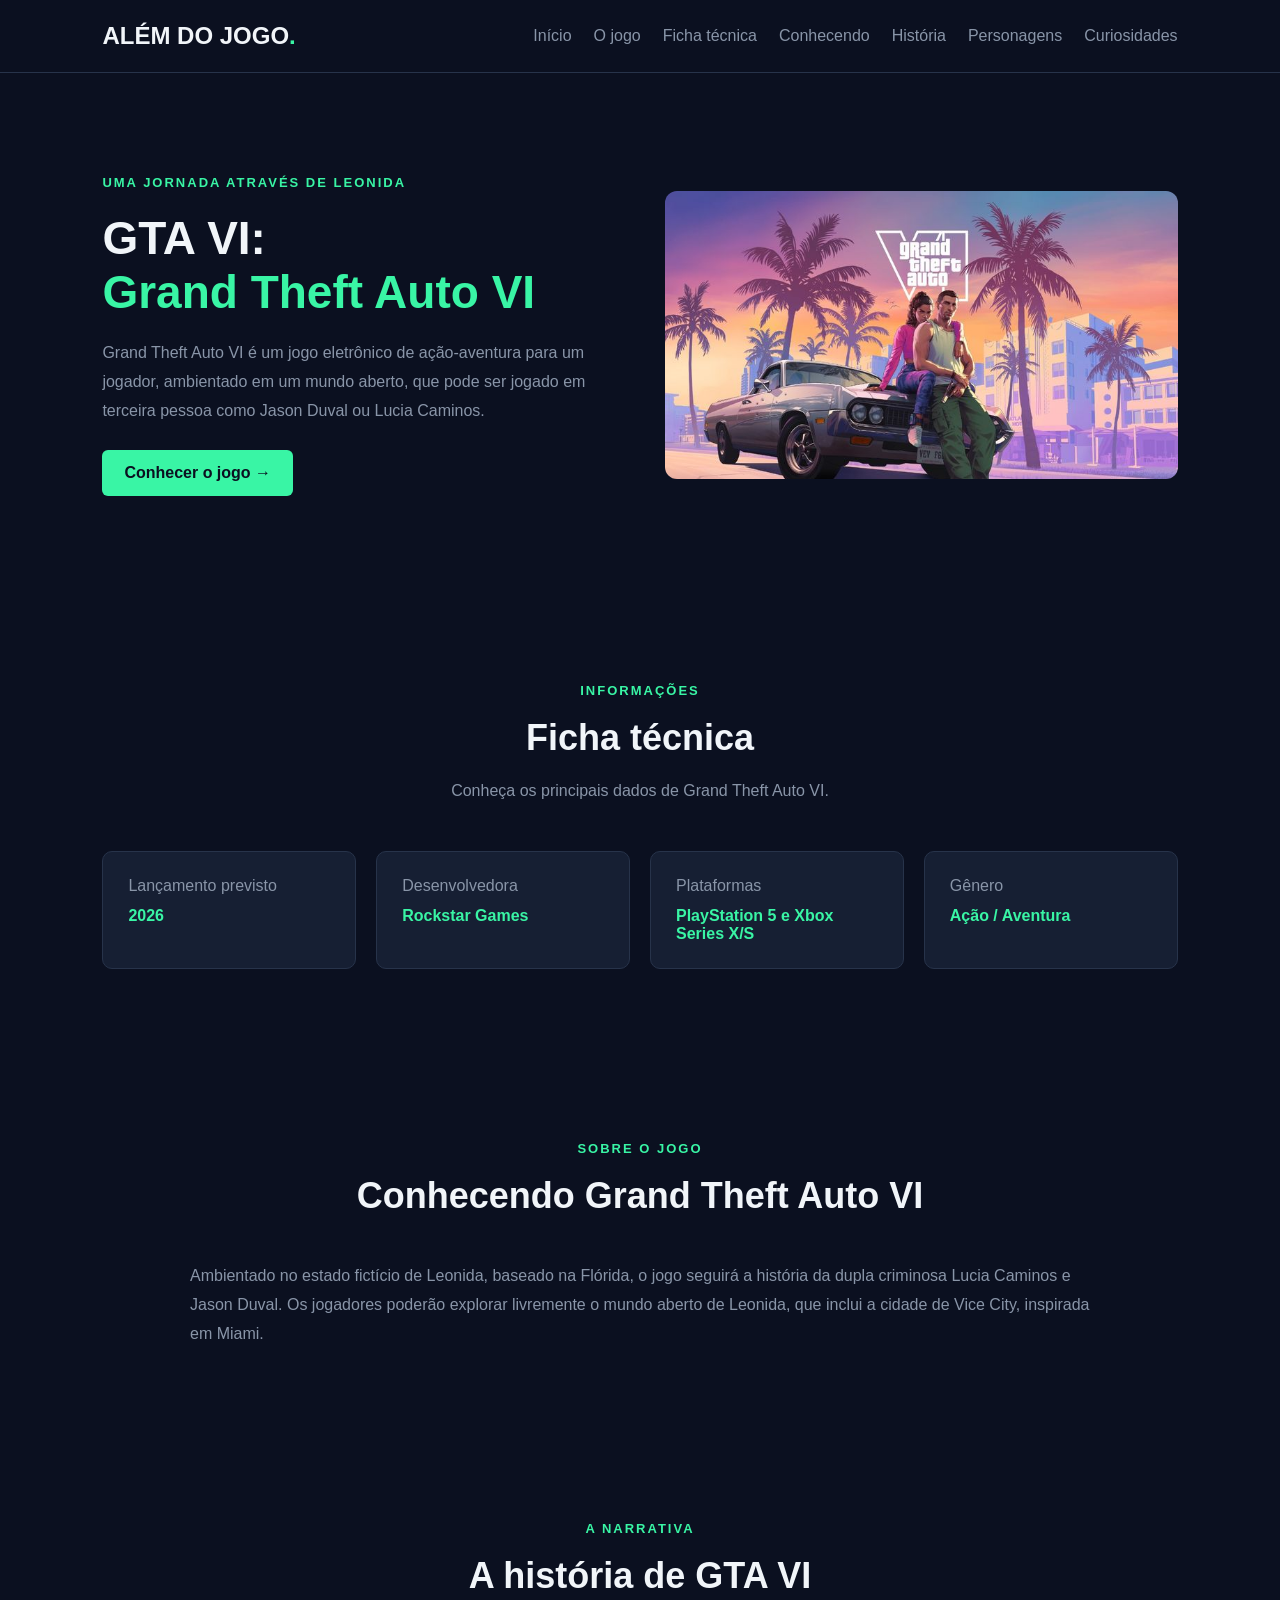
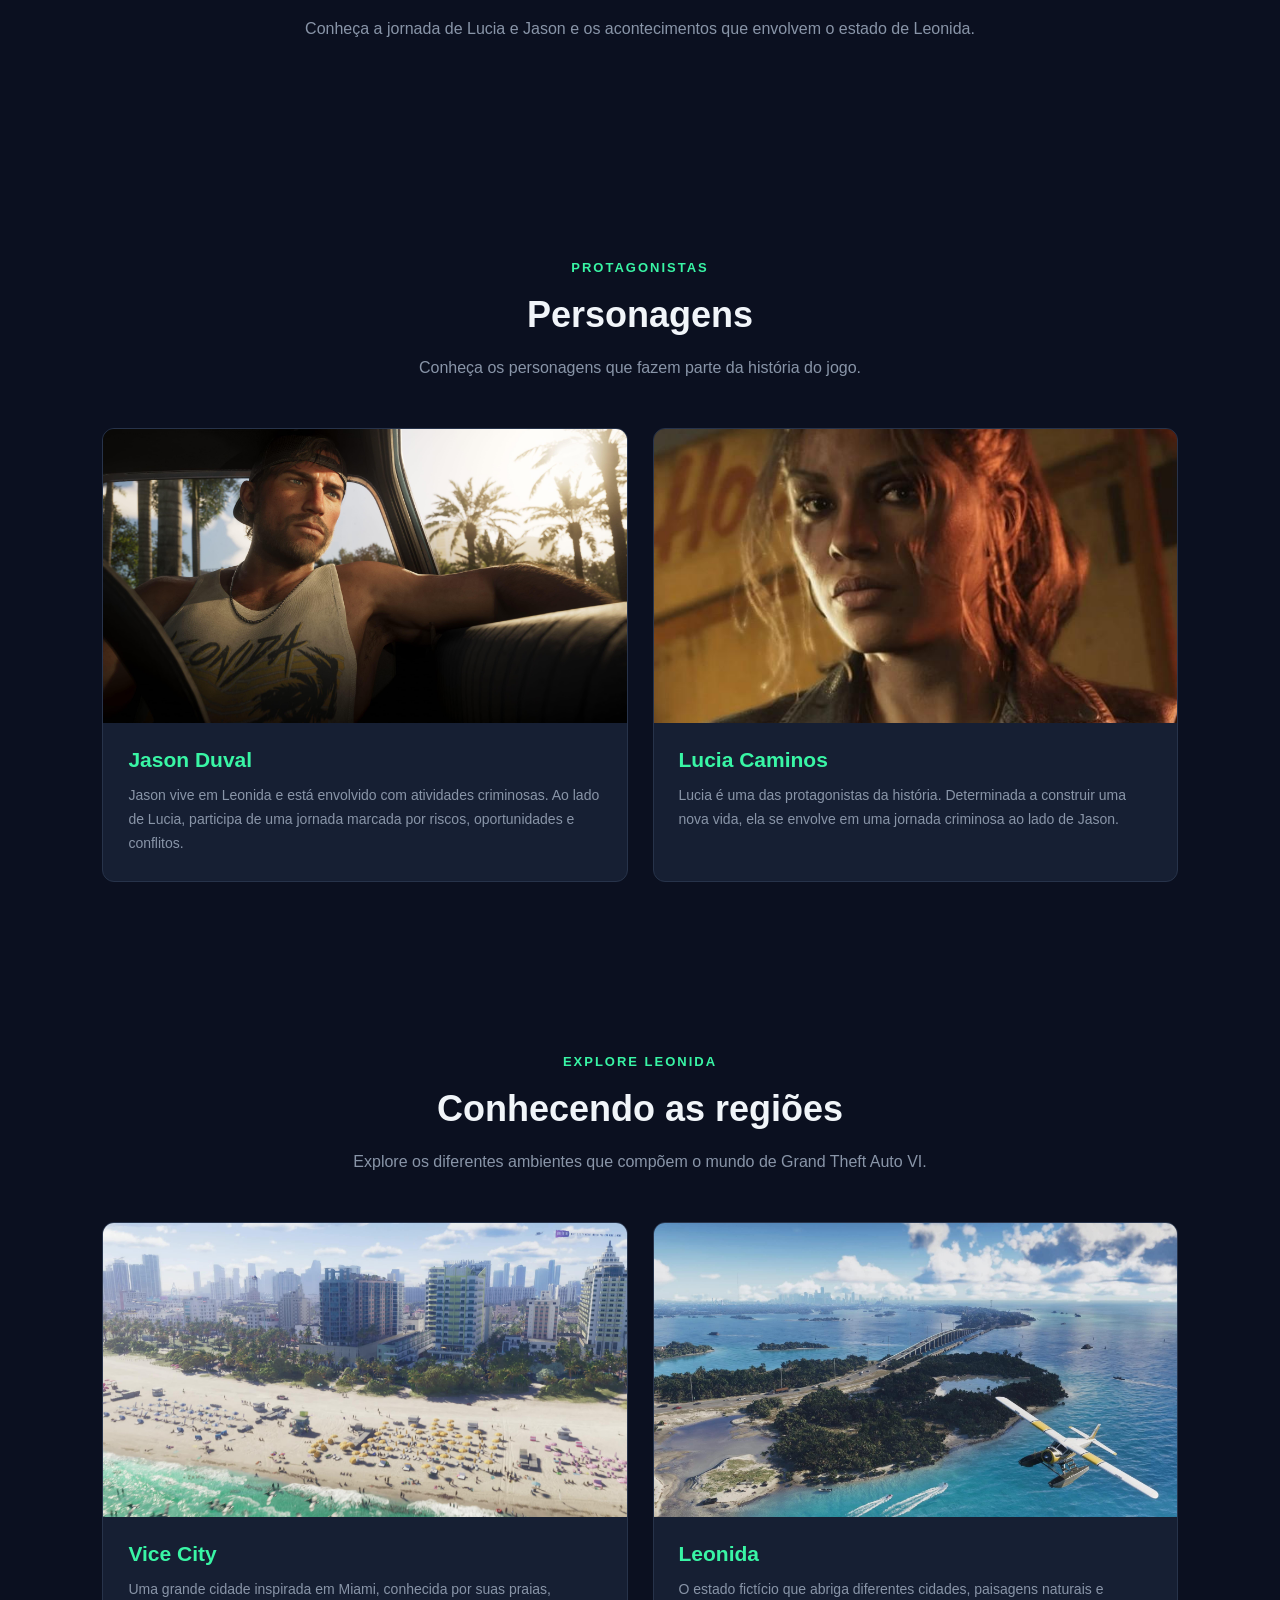
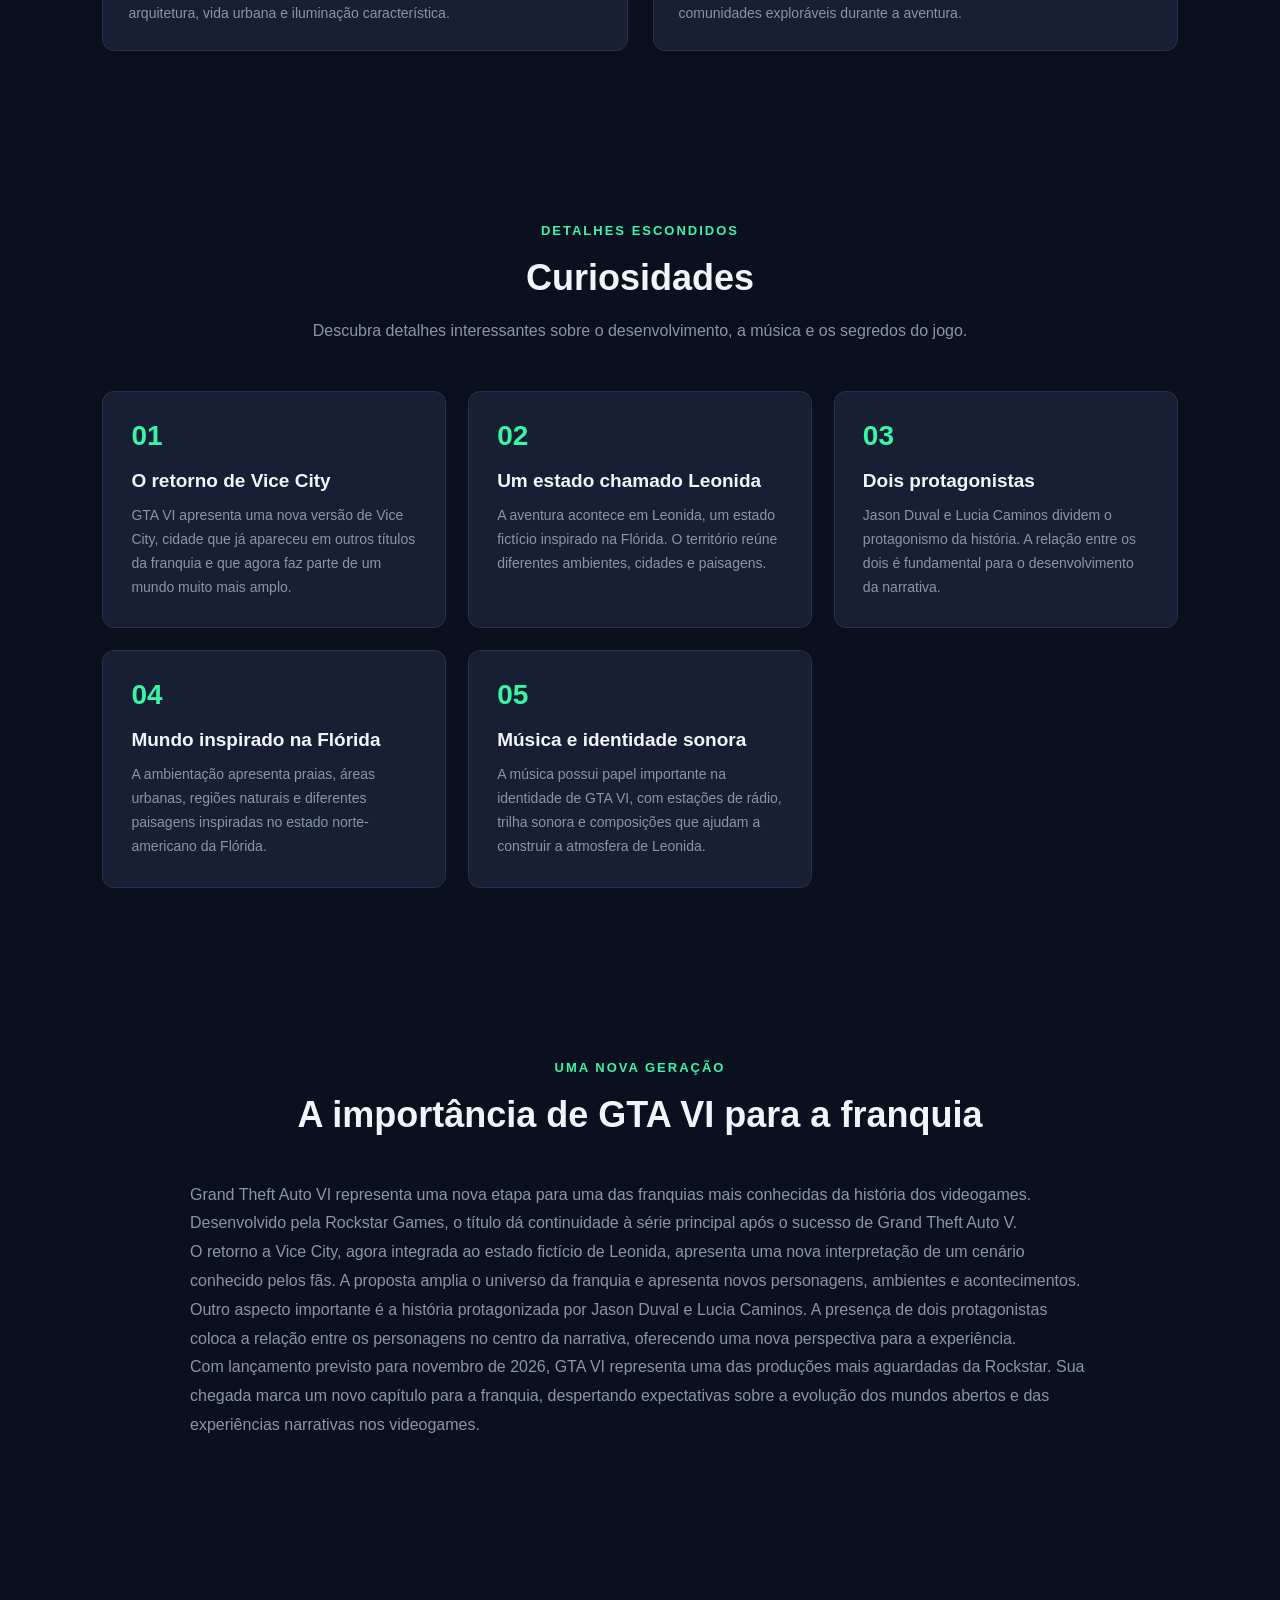
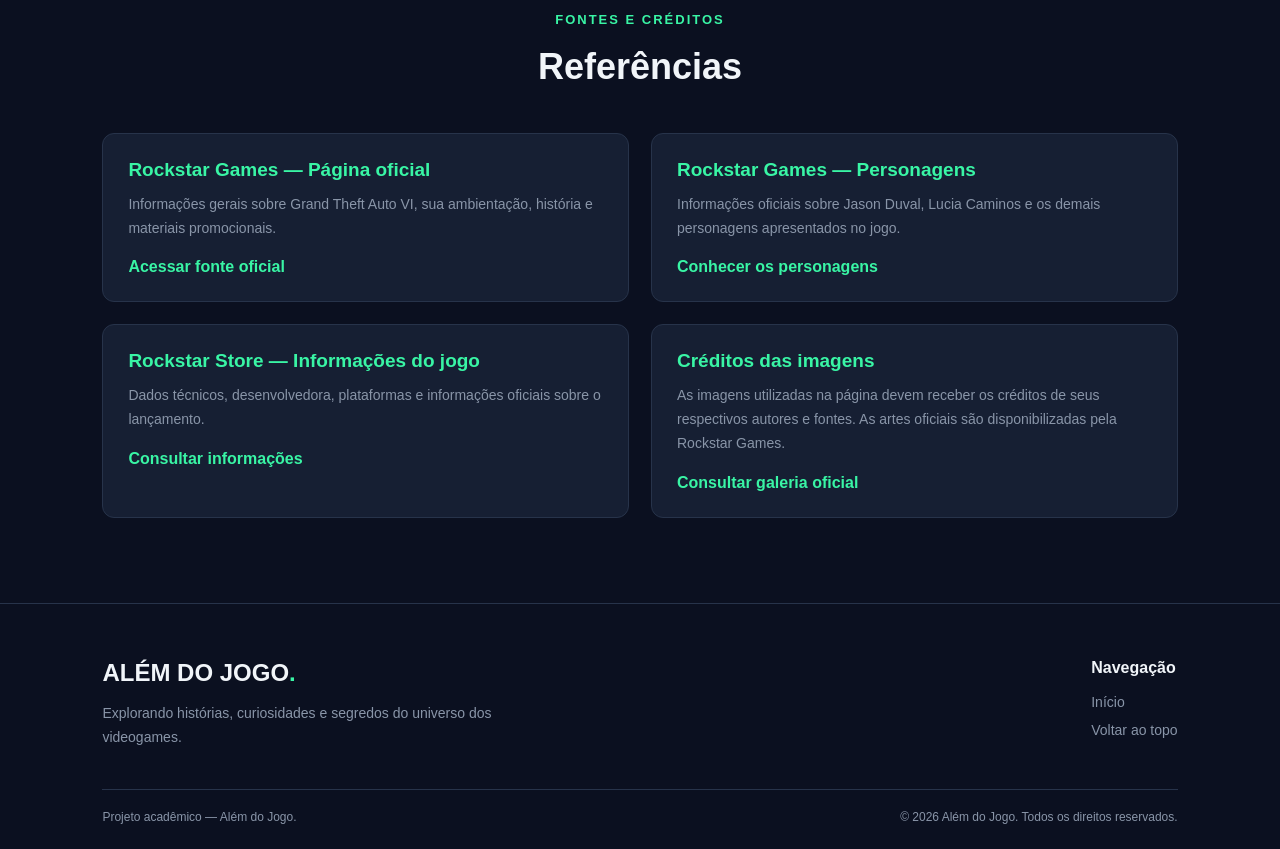
<file: pages/gtavi.html>
<!DOCTYPE html>
<html lang="pt-BR">

<head>
    <meta charset="UTF-8">
    <meta name="viewport" content="width=device-width, initial-scale=1.0">

    <title>Grand Theft Auto VI | Além do Jogo</title>

    <!-- CSS GLOBAL -->
    <link rel="stylesheet" href="../css/style.css">

    <!-- CSS EXCLUSIVO DA PÁGINA -->
    <link rel="stylesheet" href="../css/gtavi.css">
</head>

<body>

    <!-- CABEÇALHO -->
    <header class="gtavi-header">

        <a href="../index.html" class="gtavi-logo">
            ALÉM DO JOGO<span>.</span>
        </a>

        <nav class="gtavi-nav">
            <a href="../index.html">Início</a>
            <a href="#apresentacao">O jogo</a>
            <a href="#ficha">Ficha técnica</a>
            <a href="#conhecendo">Conhecendo</a>
            <a href="#historia">História</a>
            <a href="#personagens">Personagens</a>
            <a href="#curiosidades">Curiosidades</a>
        </nav>

    </header>


    <main>

        <!-- APRESENTAÇÃO -->
        <section class="gtavi-hero" id="apresentacao">

            <div class="gtavi-hero-conteudo">

                <span class="gtavi-etiqueta">
                    UMA JORNADA ATRAVÉS DE LEONIDA
                </span>

                <h1>
                    GTA VI:
                    <span>Grand Theft Auto VI</span>
                </h1>

                <p>
                    Grand Theft Auto VI é um jogo eletrônico de ação-aventura
                    para um jogador, ambientado em um mundo aberto, que pode
                    ser jogado em terceira pessoa como Jason Duval ou Lucia Caminos.
                </p>

                <a href="#conhecendo" class="gtavi-botao">
                    Conhecer o jogo →
                </a>

            </div>

            <div class="gtavi-hero-imagem">

                <img src="../assets/images/gta_VI.jpg" alt="Imagem de divulgação de Grand Theft Auto VI">

            </div>

        </section>


        <!-- FICHA TÉCNICA -->
        <section class="gtavi-secao" id="ficha">

            <div class="gtavi-titulo-secao">

                <span class="gtavi-etiqueta">INFORMAÇÕES</span>

                <h2>Ficha técnica</h2>

                <p>
                    Conheça os principais dados de Grand Theft Auto VI.
                </p>

            </div>

            <div class="gtavi-ficha">

                <div class="gtavi-ficha-item">
                    <span>Lançamento previsto</span>
                    <strong>2026</strong>
                </div>

                <div class="gtavi-ficha-item">
                    <span>Desenvolvedora</span>
                    <strong>Rockstar Games</strong>
                </div>

                <div class="gtavi-ficha-item">
                    <span>Plataformas</span>
                    <strong>PlayStation 5 e Xbox Series X/S</strong>
                </div>

                <div class="gtavi-ficha-item">
                    <span>Gênero</span>
                    <strong>Ação / Aventura</strong>
                </div>

            </div>

        </section>


        <!-- CONHECENDO O JOGO -->
        <section class="gtavi-secao" id="conhecendo">

            <div class="gtavi-titulo-secao">

                <span class="gtavi-etiqueta">SOBRE O JOGO</span>

                <h2>Conhecendo Grand Theft Auto VI</h2>

            </div>

            <div class="gtavi-texto">

                <p>
                    Ambientado no estado fictício de Leonida, baseado na Flórida,
                    o jogo seguirá a história da dupla criminosa Lucia Caminos
                    e Jason Duval. Os jogadores poderão explorar livremente o
                    mundo aberto de Leonida, que inclui a cidade de Vice City,
                    inspirada em Miami.
                </p>

            </div>

        </section>


        <!-- VERSÕES -->


        <!-- HISTÓRIA -->
        <section class="gtavi-secao" id="historia">

            <div class="gtavi-titulo-secao">

                <span class="gtavi-etiqueta">A NARRATIVA</span>

                <h2>A história de GTA VI</h2>

                <p>
                    Conheça a jornada de Lucia e Jason e os acontecimentos
                    que envolvem o estado de Leonida.
                </p>

            </div>

            <div class="gtavi-texto">
                <!-- Conteúdo da história será desenvolvido posteriormente -->
            </div>

        </section>


        <!-- PERSONAGENS -->
        <section class="gtavi-secao" id="personagens">

            <div class="gtavi-titulo-secao">

                <span class="gtavi-etiqueta">PROTAGONISTAS</span>

                <h2>Personagens</h2>

                <p>
                    Conheça os personagens que fazem parte da história do jogo.
                </p>

            </div>


            <div class="gtavi-personagens">

                <!-- JASON DUVAL -->
                <article class="gtavi-personagem-card">

                    <div class="gtavi-personagem-imagem">
                        <img src="../assets/images/gtavi/jason.jpg" alt="Jason Duval, protagonista de GTA VI"
                            loading="lazy">
                    </div>

                    <div class="gtavi-personagem-conteudo">
                        <h3>Jason Duval</h3>
                        <p>
                            Jason vive em Leonida e está envolvido com atividades
                            criminosas. Ao lado de Lucia, participa de uma jornada
                            marcada por riscos, oportunidades e conflitos.
                        </p>
                    </div>

                </article>

                <!-- LUCIA CAMINOS -->
                <article class="gtavi-personagem-card">

                    <div class="gtavi-personagem-imagem">
                        <img src="../assets/images/gtavi/lucia.jpg" alt="Lucia Caminos, protagonista de GTA VI"
                            loading="lazy">
                    </div>

                    <div class="gtavi-personagem-conteudo">
                        <h3>Lucia Caminos</h3>
                        <p>
                            Lucia é uma das protagonistas da história.
                            Determinada a construir uma nova vida, ela se envolve
                            em uma jornada criminosa ao lado de Jason.
                        </p>
                    </div>

                </article>

            </div>


        </section>


        <!-- REGIÕES DE LEONIDA -->
        <section class="gtavi-secao" id="regioes">

            <div class="gtavi-titulo-secao">

                <span class="gtavi-etiqueta">EXPLORE LEONIDA</span>

                <h2>Conhecendo as regiões</h2>

                <p>
                    Explore os diferentes ambientes que compõem
                    o mundo de Grand Theft Auto VI.
                </p>

            </div>

            <div class="gtavi-regioes">

                <article class="gtavi-regiao-card">
                    <div class="gtavi-regiao-imagem">
                        <img src="../assets/images/gtavi/vice-city.jpg" alt="Paisagem de Vice City" loading="lazy">
                    </div>
                    <div class="gtavi-regiao-conteudo">
                        <h3>Vice City</h3>
                        <p>
                            Uma grande cidade inspirada em Miami,
                            conhecida por suas praias, arquitetura,
                            vida urbana e iluminação característica.
                        </p>
                    </div>
                </article>

                <article class="gtavi-regiao-card">
                    <div class="gtavi-regiao-imagem">
                        <img src="../assets/images/gtavi/leonida.jpg" alt="Paisagem do estado de Leonida"
                            loading="lazy">
                    </div>
                    <div class="gtavi-regiao-conteudo">
                        <h3>Leonida</h3>
                        <p>
                            O estado fictício que abriga diferentes
                            cidades, paisagens naturais e comunidades
                            exploráveis durante a aventura.
                        </p>
                    </div>
                </article>

            </div>

        </section>



        <!-- CURIOSIDADES -->
        <section class="gtavi-secao" id="curiosidades">

            <div class="gtavi-titulo-secao">

                <span class="gtavi-etiqueta">DETALHES ESCONDIDOS</span>

                <h2>Curiosidades</h2>

                <p>
                    Descubra detalhes interessantes sobre o desenvolvimento,
                    a música e os segredos do jogo.
                </p>

            </div>


            <div class="gtavi-curiosidades">

                <article class="gtavi-curiosidade-card">
                    <span class="gtavi-curiosidade-numero">01</span>
                    <h3>O retorno de Vice City</h3>
                    <p>
                        GTA VI apresenta uma nova versão de Vice City,
                        cidade que já apareceu em outros títulos da franquia
                        e que agora faz parte de um mundo muito mais amplo.
                    </p>
                </article>

                <article class="gtavi-curiosidade-card">
                    <span class="gtavi-curiosidade-numero">02</span>
                    <h3>Um estado chamado Leonida</h3>
                    <p>
                        A aventura acontece em Leonida, um estado fictício
                        inspirado na Flórida. O território reúne diferentes
                        ambientes, cidades e paisagens.
                    </p>
                </article>

                <article class="gtavi-curiosidade-card">
                    <span class="gtavi-curiosidade-numero">03</span>
                    <h3>Dois protagonistas</h3>
                    <p>
                        Jason Duval e Lucia Caminos dividem o protagonismo
                        da história. A relação entre os dois é fundamental
                        para o desenvolvimento da narrativa.
                    </p>
                </article>

                <article class="gtavi-curiosidade-card">
                    <span class="gtavi-curiosidade-numero">04</span>
                    <h3>Mundo inspirado na Flórida</h3>
                    <p>
                        A ambientação apresenta praias, áreas urbanas,
                        regiões naturais e diferentes paisagens inspiradas
                        no estado norte-americano da Flórida.
                    </p>
                </article>

                <article class="gtavi-curiosidade-card">
                    <span class="gtavi-curiosidade-numero">05</span>
                    <h3>Música e identidade sonora</h3>
                    <p>
                        A música possui papel importante na identidade de GTA VI,
                        com estações de rádio, trilha sonora e composições
                        que ajudam a construir a atmosfera de Leonida.
                    </p>
                </article>

            </div>


        </section>



        <!-- IMPORTÂNCIA PARA A FRANQUIA -->
        <section class="gtavi-secao" id="legado">

            <div class="gtavi-titulo-secao">

                <span class="gtavi-etiqueta">UMA NOVA GERAÇÃO</span>

                <h2>A importância de GTA VI para a franquia</h2>

            </div>

            <div class="gtavi-texto">

                <p>
                    Grand Theft Auto VI representa uma nova etapa para uma
                    das franquias mais conhecidas da história dos videogames.
                    Desenvolvido pela Rockstar Games, o título dá continuidade
                    à série principal após o sucesso de Grand Theft Auto V.
                </p>

                <p>
                    O retorno a Vice City, agora integrada ao estado fictício
                    de Leonida, apresenta uma nova interpretação de um cenário
                    conhecido pelos fãs. A proposta amplia o universo da
                    franquia e apresenta novos personagens, ambientes e
                    acontecimentos.
                </p>

                <p>
                    Outro aspecto importante é a história protagonizada por
                    Jason Duval e Lucia Caminos. A presença de dois protagonistas
                    coloca a relação entre os personagens no centro da narrativa,
                    oferecendo uma nova perspectiva para a experiência.
                </p>

                <p>
                    Com lançamento previsto para novembro de 2026, GTA VI
                    representa uma das produções mais aguardadas da Rockstar.
                    Sua chegada marca um novo capítulo para a franquia,
                    despertando expectativas sobre a evolução dos mundos
                    abertos e das experiências narrativas nos videogames.
                </p>

            </div>

        </section>



        <!-- REFERÊNCIAS -->
        <section class="gtavi-secao" id="referencias">

            <div class="gtavi-titulo-secao">

                <span class="gtavi-etiqueta">FONTES E CRÉDITOS</span>

                <h2>Referências</h2>

            </div>


            <div class="gtavi-referencias">

                <article class="gtavi-referencia-card">
                    <h3>Rockstar Games — Página oficial</h3>
                    <p>
                        Informações gerais sobre Grand Theft Auto VI,
                        sua ambientação, história e materiais promocionais.
                    </p>
                    <a href="https://www.rockstargames.com/VI" target="_blank" rel="noopener noreferrer">
                        Acessar fonte oficial
                    </a>
                </article>

                <article class="gtavi-referencia-card">
                    <h3>Rockstar Games — Personagens</h3>
                    <p>
                        Informações oficiais sobre Jason Duval, Lucia Caminos
                        e os demais personagens apresentados no jogo.
                    </p>
                    <a href="https://www.rockstargames.com/VI/only-in-leonida" target="_blank"
                        rel="noopener noreferrer">
                        Conhecer os personagens
                    </a>
                </article>

                <article class="gtavi-referencia-card">
                    <h3>Rockstar Store — Informações do jogo</h3>
                    <p>
                        Dados técnicos, desenvolvedora, plataformas e
                        informações oficiais sobre o lançamento.
                    </p>
                    <a href="https://store.rockstargames.com/pt-BR/game/buy-gta-vi" target="_blank"
                        rel="noopener noreferrer">
                        Consultar informações
                    </a>
                </article>

                <article class="gtavi-referencia-card">
                    <h3>Créditos das imagens</h3>
                    <p>
                        As imagens utilizadas na página devem receber
                        os créditos de seus respectivos autores e fontes.
                        As artes oficiais são disponibilizadas pela Rockstar Games.
                    </p>
                    <a href="https://www.rockstargames.com/VI" target="_blank" rel="noopener noreferrer">
                        Consultar galeria oficial
                    </a>
                </article>

            </div>


        </section>

    </main>


    <!-- RODAPÉ -->

    <footer class="rodape">

        <div class="rodape-conteudo">

            <div class="rodape-marca">
                <h2>ALÉM DO JOGO<span>.</span></h2>

                <p>
                    Explorando histórias, curiosidades e segredos
                    do universo dos videogames.
                </p>
            </div>

            <div class="rodape-links">
                <h3>Navegação</h3>

                <a href="../index.html">Início</a>
                <a href="#apresentacao">Voltar ao topo</a>
            </div>

        </div>

        <div class="rodape-final">
            <p>Projeto acadêmico — Além do Jogo.</p>
            <p>© 2026 Além do Jogo. Todos os direitos reservados.</p>
        </div>

    </footer>


</body>

</html>
</file>
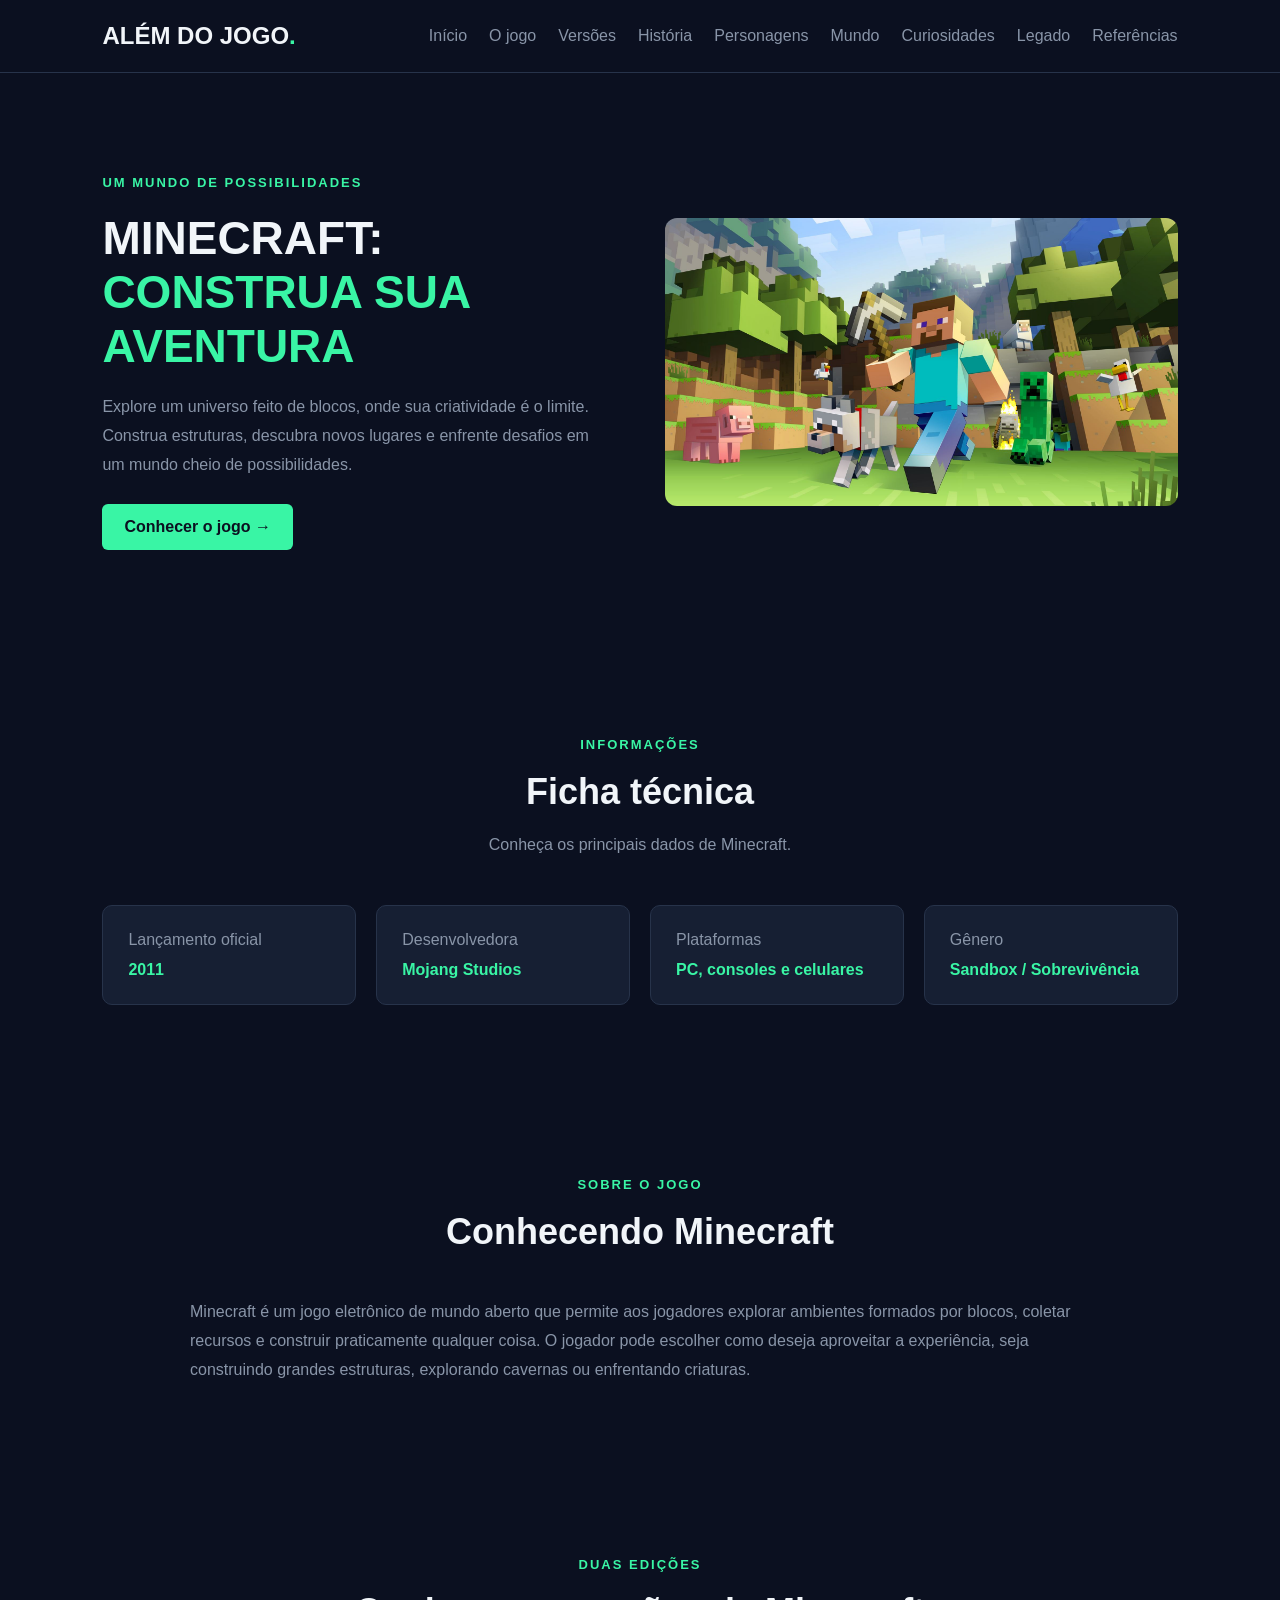
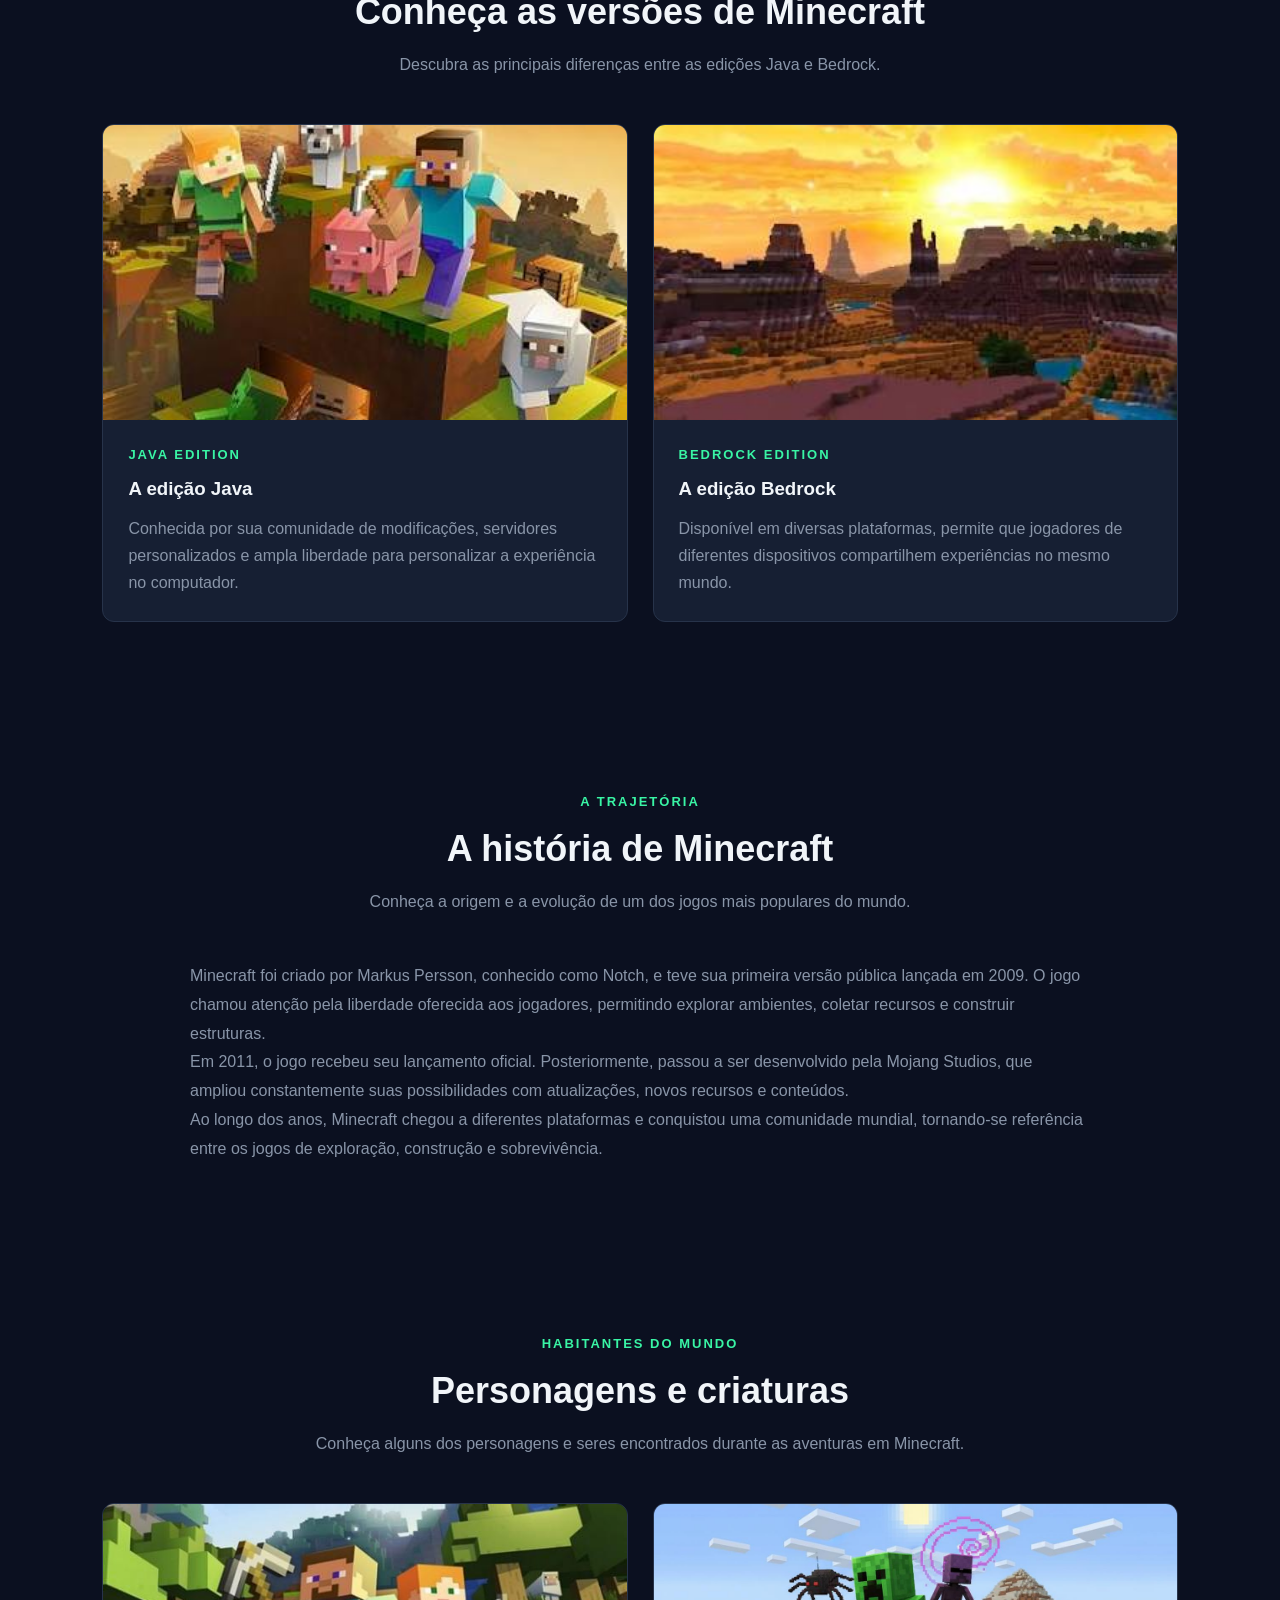
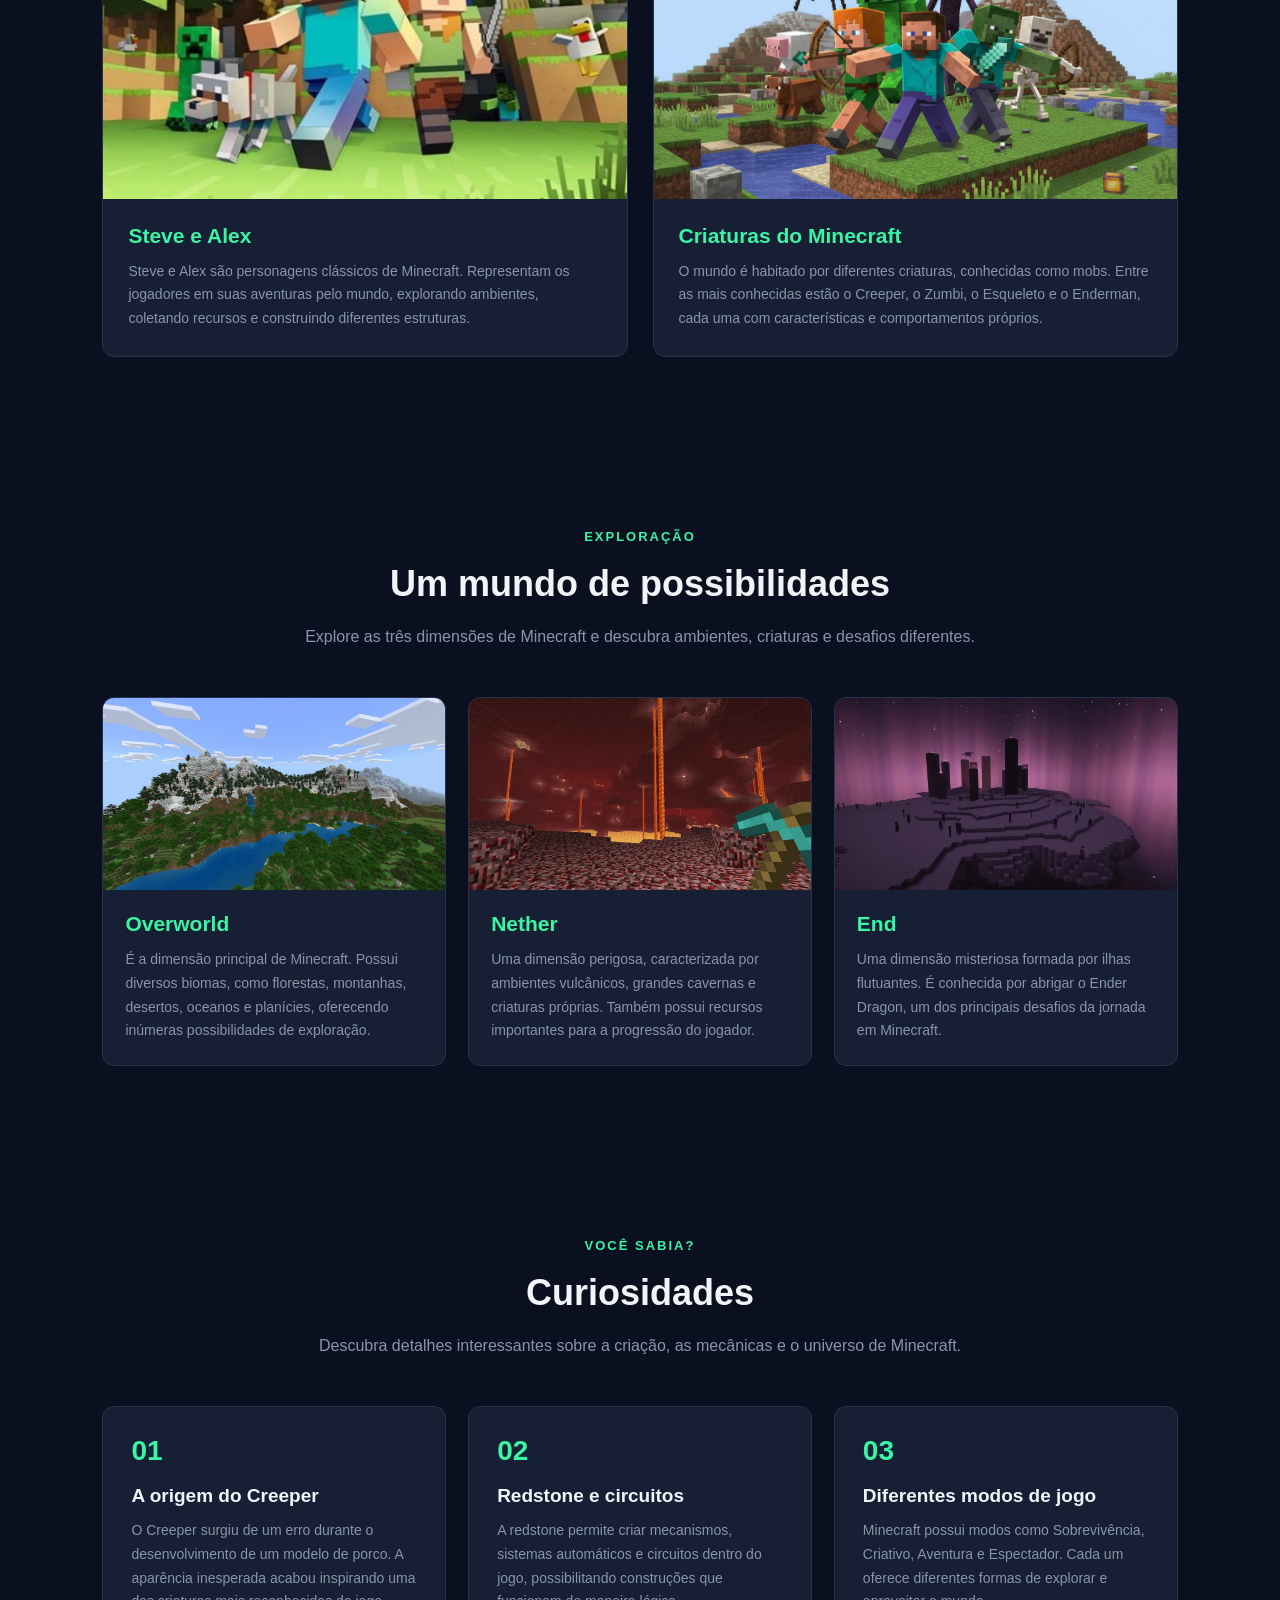
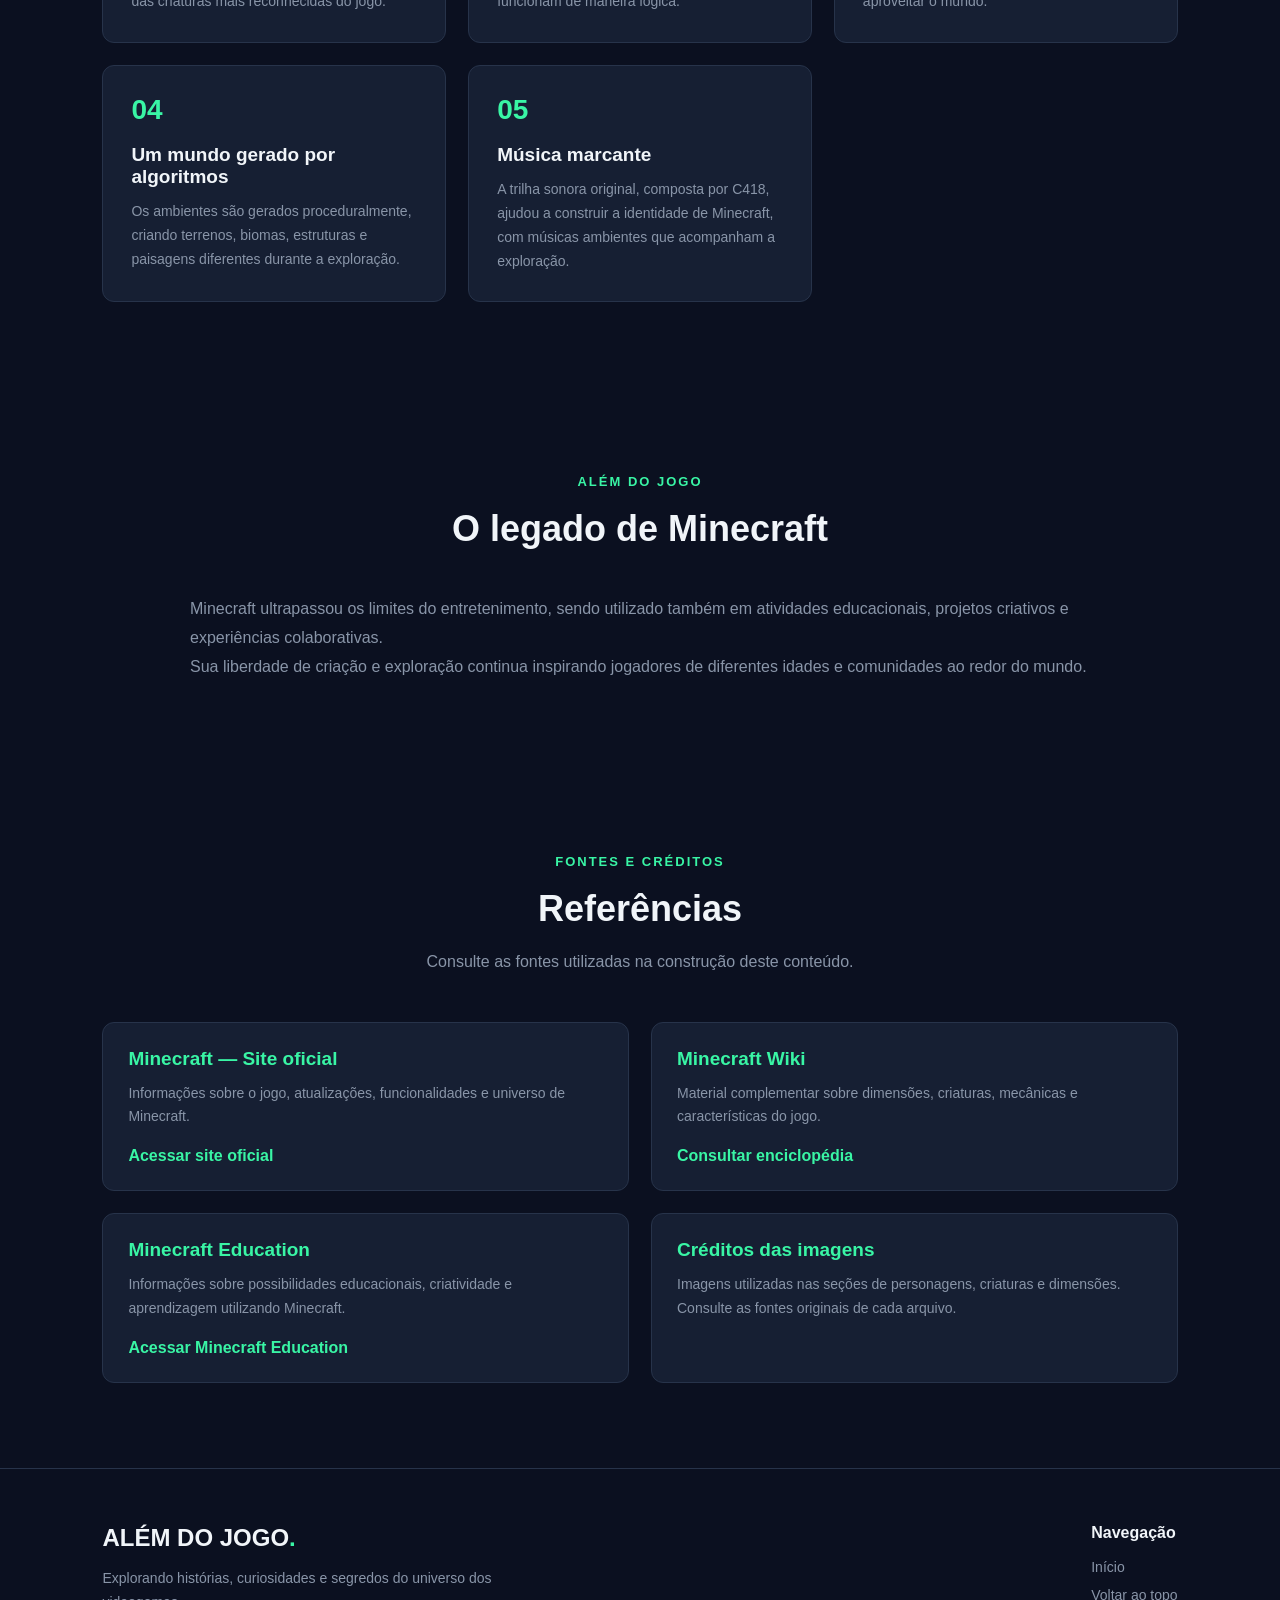
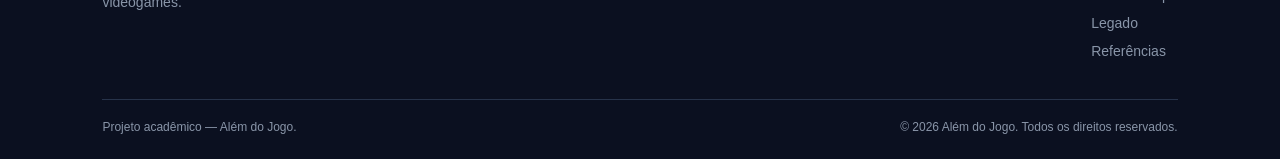
<file: pages/minecraft.html>
<!DOCTYPE html>
<html lang="pt-BR">

<head>
    <meta charset="UTF-8">
    <meta name="viewport" content="width=device-width, initial-scale=1.0">

    <title>Minecraft | Além do Jogo</title>

    <!-- CSS GLOBAL -->
    <link rel="stylesheet" href="../css/style.css">

    <!-- CSS EXCLUSIVO DA PÁGINA -->
    <link rel="stylesheet" href="../css/minecraft.css">
</head>

<body>


    <!-- CABEÇALHO -->
    <header class="minecraft-header">

        <a href="../index.html" class="minecraft-logo">
            ALÉM DO JOGO<span>.</span>
        </a>

        <nav class="minecraft-nav">
            <a href="../index.html">Início</a>
            <a href="#apresentacao">O jogo</a>
            <a href="#versoes">Versões</a>
            <a href="#historia">História</a>
            <a href="#personagens">Personagens</a>
            <a href="#mundo">Mundo</a>
            <a href="#curiosidades">Curiosidades</a>
            <a href="#legado">Legado</a>
            <a href="#referencias">Referências</a>
        </nav>

    </header>

    <main>

        <!-- APRESENTAÇÃO -->
        <section class="minecraft-hero" id="apresentacao">

            <div class="minecraft-hero-conteudo">

                <span class="minecraft-etiqueta">
                    UM MUNDO DE POSSIBILIDADES
                </span>

                <h1>
                    MINECRAFT:
                    <span>CONSTRUA SUA AVENTURA</span>
                </h1>

                <p>
                    Explore um universo feito de blocos, onde sua
                    criatividade é o limite. Construa estruturas,
                    descubra novos lugares e enfrente desafios
                    em um mundo cheio de possibilidades.
                </p>

                <a href="#conhecendo" class="minecraft-botao">
                    Conhecer o jogo →
                </a>

            </div>

            <div class="minecraft-hero-imagem">

                <img src="../assets/images/minecraft-capa.jpeg" alt="Imagem de divulgação de Minecraft">

            </div>

        </section>


        <!-- FICHA TÉCNICA -->
        <section class="minecraft-secao" id="ficha">

            <div class="minecraft-titulo-secao">

                <span class="minecraft-etiqueta">INFORMAÇÕES</span>

                <h2>Ficha técnica</h2>

                <p>
                    Conheça os principais dados de Minecraft.
                </p>

            </div>

            <div class="minecraft-ficha">

                <div class="minecraft-ficha-item">
                    <span>Lançamento oficial</span>
                    <strong>2011</strong>
                </div>

                <div class="minecraft-ficha-item">
                    <span>Desenvolvedora</span>
                    <strong>Mojang Studios</strong>
                </div>

                <div class="minecraft-ficha-item">
                    <span>Plataformas</span>
                    <strong>PC, consoles e celulares</strong>
                </div>

                <div class="minecraft-ficha-item">
                    <span>Gênero</span>
                    <strong>Sandbox / Sobrevivência</strong>
                </div>

            </div>

        </section>


        <!-- CONHECENDO O JOGO -->
        <section class="minecraft-secao" id="conhecendo">

            <div class="minecraft-titulo-secao">

                <span class="minecraft-etiqueta">SOBRE O JOGO</span>

                <h2>Conhecendo Minecraft</h2>

            </div>

            <div class="minecraft-texto">

                <p>
                    Minecraft é um jogo eletrônico de mundo aberto
                    que permite aos jogadores explorar ambientes
                    formados por blocos, coletar recursos e construir
                    praticamente qualquer coisa. O jogador pode
                    escolher como deseja aproveitar a experiência,
                    seja construindo grandes estruturas, explorando
                    cavernas ou enfrentando criaturas.
                </p>

            </div>

        </section>


        <!-- VERSÕES -->
        <section class="minecraft-secao" id="versoes">

            <div class="minecraft-titulo-secao">

                <span class="minecraft-etiqueta">DUAS EDIÇÕES</span>

                <h2>Conheça as versões de Minecraft</h2>

                <p>
                    Descubra as principais diferenças entre as
                    edições Java e Bedrock.
                </p>

            </div>

            <div class="minecraft-versoes">

                <article class="minecraft-versao-card">

                    <div class="minecraft-versao-imagem">

                        <img src="../assets/images/minecraft_java.jpg" alt="Minecraft Java Edition" loading="lazy">

                    </div>

                    <div class="minecraft-versao-conteudo">

                        <span class="minecraft-etiqueta">JAVA EDITION</span>

                        <h3>A edição Java</h3>

                        <p>
                            Conhecida por sua comunidade de modificações,
                            servidores personalizados e ampla liberdade
                            para personalizar a experiência no computador.
                        </p>

                    </div>

                </article>


                <article class="minecraft-versao-card">

                    <div class="minecraft-versao-imagem">

                        <img src="../assets/images/minecraft_badrock_edition.jpg" alt="Minecraft Bedrock Edition"
                            loading="lazy">

                    </div>

                    <div class="minecraft-versao-conteudo">

                        <span class="minecraft-etiqueta">BEDROCK EDITION</span>

                        <h3>A edição Bedrock</h3>

                        <p>
                            Disponível em diversas plataformas, permite
                            que jogadores de diferentes dispositivos
                            compartilhem experiências no mesmo mundo.
                        </p>

                    </div>

                </article>

            </div>

        </section>


        <!-- HISTÓRIA -->
        <section class="minecraft-secao" id="historia">

            <div class="minecraft-titulo-secao">

                <span class="minecraft-etiqueta">A TRAJETÓRIA</span>

                <h2>A história de Minecraft</h2>

                <p>
                    Conheça a origem e a evolução de um dos jogos mais populares do mundo.
                </p>

            </div>

            <div class="minecraft-texto">

                <p>
                    Minecraft foi criado por Markus Persson, conhecido como Notch,
                    e teve sua primeira versão pública lançada em 2009. O jogo chamou
                    atenção pela liberdade oferecida aos jogadores, permitindo
                    explorar ambientes, coletar recursos e construir estruturas.
                </p>

                <p>
                    Em 2011, o jogo recebeu seu lançamento oficial. Posteriormente,
                    passou a ser desenvolvido pela Mojang Studios, que ampliou
                    constantemente suas possibilidades com atualizações, novos
                    recursos e conteúdos.
                </p>

                <p>
                    Ao longo dos anos, Minecraft chegou a diferentes plataformas
                    e conquistou uma comunidade mundial, tornando-se referência
                    entre os jogos de exploração, construção e sobrevivência.
                </p>

            </div>

        </section>



        <!-- PERSONAGENS E CRIATURAS -->
        <section class="minecraft-secao" id="personagens">

            <div class="minecraft-titulo-secao">

                <span class="minecraft-etiqueta">HABITANTES DO MUNDO</span>

                <h2>Personagens e criaturas</h2>

                <p>
                    Conheça alguns dos personagens e seres encontrados
                    durante as aventuras em Minecraft.
                </p>

            </div>

            <div class="minecraft-personagens">

                <!-- STEVE E ALEX -->
                <article class="minecraft-personagem-card">

                    <div class="minecraft-personagem-imagem">
                        <img src="../assets/images/minecraft/steve-alex.jpg"
                            alt="Steve e Alex, personagens de Minecraft" loading="lazy">
                    </div>

                    <div class="minecraft-personagem-conteudo">
                        <h3>Steve e Alex</h3>
                        <p>
                            Steve e Alex são personagens clássicos de Minecraft.
                            Representam os jogadores em suas aventuras pelo mundo,
                            explorando ambientes, coletando recursos e construindo
                            diferentes estruturas.
                        </p>
                    </div>

                </article>

                <!-- CRIATURAS -->
                <article class="minecraft-personagem-card">

                    <div class="minecraft-personagem-imagem">
                        <img src="../assets/images/minecraft/criaturas.jpg"
                            alt="Criaturas encontradas no universo de Minecraft" loading="lazy">
                    </div>

                    <div class="minecraft-personagem-conteudo">
                        <h3>Criaturas do Minecraft</h3>
                        <p>
                            O mundo é habitado por diferentes criaturas,
                            conhecidas como mobs. Entre as mais conhecidas
                            estão o Creeper, o Zumbi, o Esqueleto e o Enderman,
                            cada uma com características e comportamentos próprios.
                        </p>
                    </div>

                </article>

            </div>

        </section>




        <!-- MUNDO E DIMENSÕES -->
        <section class="minecraft-secao" id="mundo">

            <div class="minecraft-titulo-secao">

                <span class="minecraft-etiqueta">EXPLORAÇÃO</span>

                <h2>Um mundo de possibilidades</h2>

                <p>
                    Explore as três dimensões de Minecraft e descubra
                    ambientes, criaturas e desafios diferentes.
                </p>

            </div>

            <div class="minecraft-dimensoes">

                <!-- OVERWORLD -->
                <article class="minecraft-dimensao-card">

                    <div class="minecraft-dimensao-imagem">
                        <img src="../assets/images/minecraft/overworld.jpg" alt="Paisagem da dimensão Overworld"
                            loading="lazy">
                    </div>

                    <div class="minecraft-dimensao-conteudo">
                        <h3>Overworld</h3>

                        <p>
                            É a dimensão principal de Minecraft.
                            Possui diversos biomas, como florestas,
                            montanhas, desertos, oceanos e planícies,
                            oferecendo inúmeras possibilidades de exploração.
                        </p>
                    </div>

                </article>

                <!-- NETHER -->
                <article class="minecraft-dimensao-card">

                    <div class="minecraft-dimensao-imagem">
                        <img src="../assets/images/minecraft/nether.jpg" alt="Paisagem da dimensão Nether"
                            loading="lazy">
                    </div>

                    <div class="minecraft-dimensao-conteudo">
                        <h3>Nether</h3>

                        <p>
                            Uma dimensão perigosa, caracterizada por
                            ambientes vulcânicos, grandes cavernas e
                            criaturas próprias. Também possui recursos
                            importantes para a progressão do jogador.
                        </p>
                    </div>

                </article>

                <!-- END -->
                <article class="minecraft-dimensao-card">

                    <div class="minecraft-dimensao-imagem">
                        <img src="../assets/images/minecraft/end.jpg" alt="Paisagem da dimensão End" loading="lazy">
                    </div>

                    <div class="minecraft-dimensao-conteudo">
                        <h3>End</h3>

                        <p>
                            Uma dimensão misteriosa formada por ilhas
                            flutuantes. É conhecida por abrigar o
                            Ender Dragon, um dos principais desafios
                            da jornada em Minecraft.
                        </p>
                    </div>

                </article>

            </div>

        </section>




        <!-- CURIOSIDADES -->
        <section class="minecraft-secao" id="curiosidades">

            <div class="minecraft-titulo-secao">

                <span class="minecraft-etiqueta">VOCÊ SABIA?</span>

                <h2>Curiosidades</h2>

                <p>
                    Descubra detalhes interessantes sobre a criação,
                    as mecânicas e o universo de Minecraft.
                </p>

            </div>

            <div class="minecraft-curiosidades">

                <article class="minecraft-curiosidade-card">
                    <span class="minecraft-curiosidade-numero">01</span>
                    <h3>A origem do Creeper</h3>
                    <p>
                        O Creeper surgiu de um erro durante o desenvolvimento
                        de um modelo de porco. A aparência inesperada acabou
                        inspirando uma das criaturas mais reconhecidas do jogo.
                    </p>
                </article>

                <article class="minecraft-curiosidade-card">
                    <span class="minecraft-curiosidade-numero">02</span>
                    <h3>Redstone e circuitos</h3>
                    <p>
                        A redstone permite criar mecanismos, sistemas
                        automáticos e circuitos dentro do jogo, possibilitando
                        construções que funcionam de maneira lógica.
                    </p>
                </article>

                <article class="minecraft-curiosidade-card">
                    <span class="minecraft-curiosidade-numero">03</span>
                    <h3>Diferentes modos de jogo</h3>
                    <p>
                        Minecraft possui modos como Sobrevivência,
                        Criativo, Aventura e Espectador. Cada um oferece
                        diferentes formas de explorar e aproveitar o mundo.
                    </p>
                </article>

                <article class="minecraft-curiosidade-card">
                    <span class="minecraft-curiosidade-numero">04</span>
                    <h3>Um mundo gerado por algoritmos</h3>
                    <p>
                        Os ambientes são gerados proceduralmente,
                        criando terrenos, biomas, estruturas e paisagens
                        diferentes durante a exploração.
                    </p>
                </article>

                <article class="minecraft-curiosidade-card">
                    <span class="minecraft-curiosidade-numero">05</span>
                    <h3>Música marcante</h3>
                    <p>
                        A trilha sonora original, composta por C418,
                        ajudou a construir a identidade de Minecraft,
                        com músicas ambientes que acompanham a exploração.
                    </p>
                </article>

            </div>

        </section>



        <!-- LEGADO -->
        <section class="minecraft-secao" id="legado">

            <div class="minecraft-titulo-secao">

                <span class="minecraft-etiqueta">ALÉM DO JOGO</span>

                <h2>O legado de Minecraft</h2>

            </div>

            <div class="minecraft-texto">

                <p>
                    Minecraft ultrapassou os limites do entretenimento,
                    sendo utilizado também em atividades educacionais,
                    projetos criativos e experiências colaborativas.
                </p>

                <p>
                    Sua liberdade de criação e exploração continua
                    inspirando jogadores de diferentes idades e
                    comunidades ao redor do mundo.
                </p>

            </div>

        </section>



        <!-- REFERÊNCIAS -->
        <section class="minecraft-secao" id="referencias">

            <div class="minecraft-titulo-secao">

                <span class="minecraft-etiqueta">FONTES E CRÉDITOS</span>

                <h2>Referências</h2>

                <p>
                    Consulte as fontes utilizadas na construção
                    deste conteúdo.
                </p>

            </div>

            <div class="minecraft-referencias">

                <article class="minecraft-referencia-card">
                    <h3>Minecraft — Site oficial</h3>
                    <p>
                        Informações sobre o jogo, atualizações,
                        funcionalidades e universo de Minecraft.
                    </p>
                    <a href="https://www.minecraft.net/pt-br" target="_blank" rel="noopener noreferrer">
                        Acessar site oficial
                    </a>
                </article>

                <article class="minecraft-referencia-card">
                    <h3>Minecraft Wiki</h3>
                    <p>
                        Material complementar sobre dimensões,
                        criaturas, mecânicas e características do jogo.
                    </p>
                    <a href="https://minecraft.wiki/" target="_blank" rel="noopener noreferrer">
                        Consultar enciclopédia
                    </a>
                </article>

                <article class="minecraft-referencia-card">
                    <h3>Minecraft Education</h3>
                    <p>
                        Informações sobre possibilidades educacionais,
                        criatividade e aprendizagem utilizando Minecraft.
                    </p>
                    <a href="https://education.minecraft.net/" target="_blank" rel="noopener noreferrer">
                        Acessar Minecraft Education
                    </a>
                </article>

                <article class="minecraft-referencia-card">
                    <h3>Créditos das imagens</h3>
                    <p>
                        Imagens utilizadas nas seções de personagens,
                        criaturas e dimensões. Consulte as fontes
                        originais de cada arquivo.
                    </p>
                </article>

            </div>

        </section>


    </main>


    <!-- RODAPÉ -->
    <footer class="rodape">
    <div class="rodape-conteudo">

        <div class="rodape-marca">
            <h2>ALÉM DO JOGO<span>.</span></h2>
            <p>
                Explorando histórias, curiosidades e segredos
                do universo dos videogames.
            </p>
        </div>

        <div class="rodape-links">
            <h3>Navegação</h3>
            <a href="../index.html">Início</a>
            <a href="#apresentacao">Voltar ao topo</a>
            <a href="#legado">Legado</a>
            <a href="#referencias">Referências</a>
        </div>

    </div>

    <div class="rodape-final">
        <p>Projeto acadêmico — Além do Jogo.</p>
        <p>© 2026 Além do Jogo. Todos os direitos reservados.</p>
    </div>
</footer>

</body>

</html>
</file>
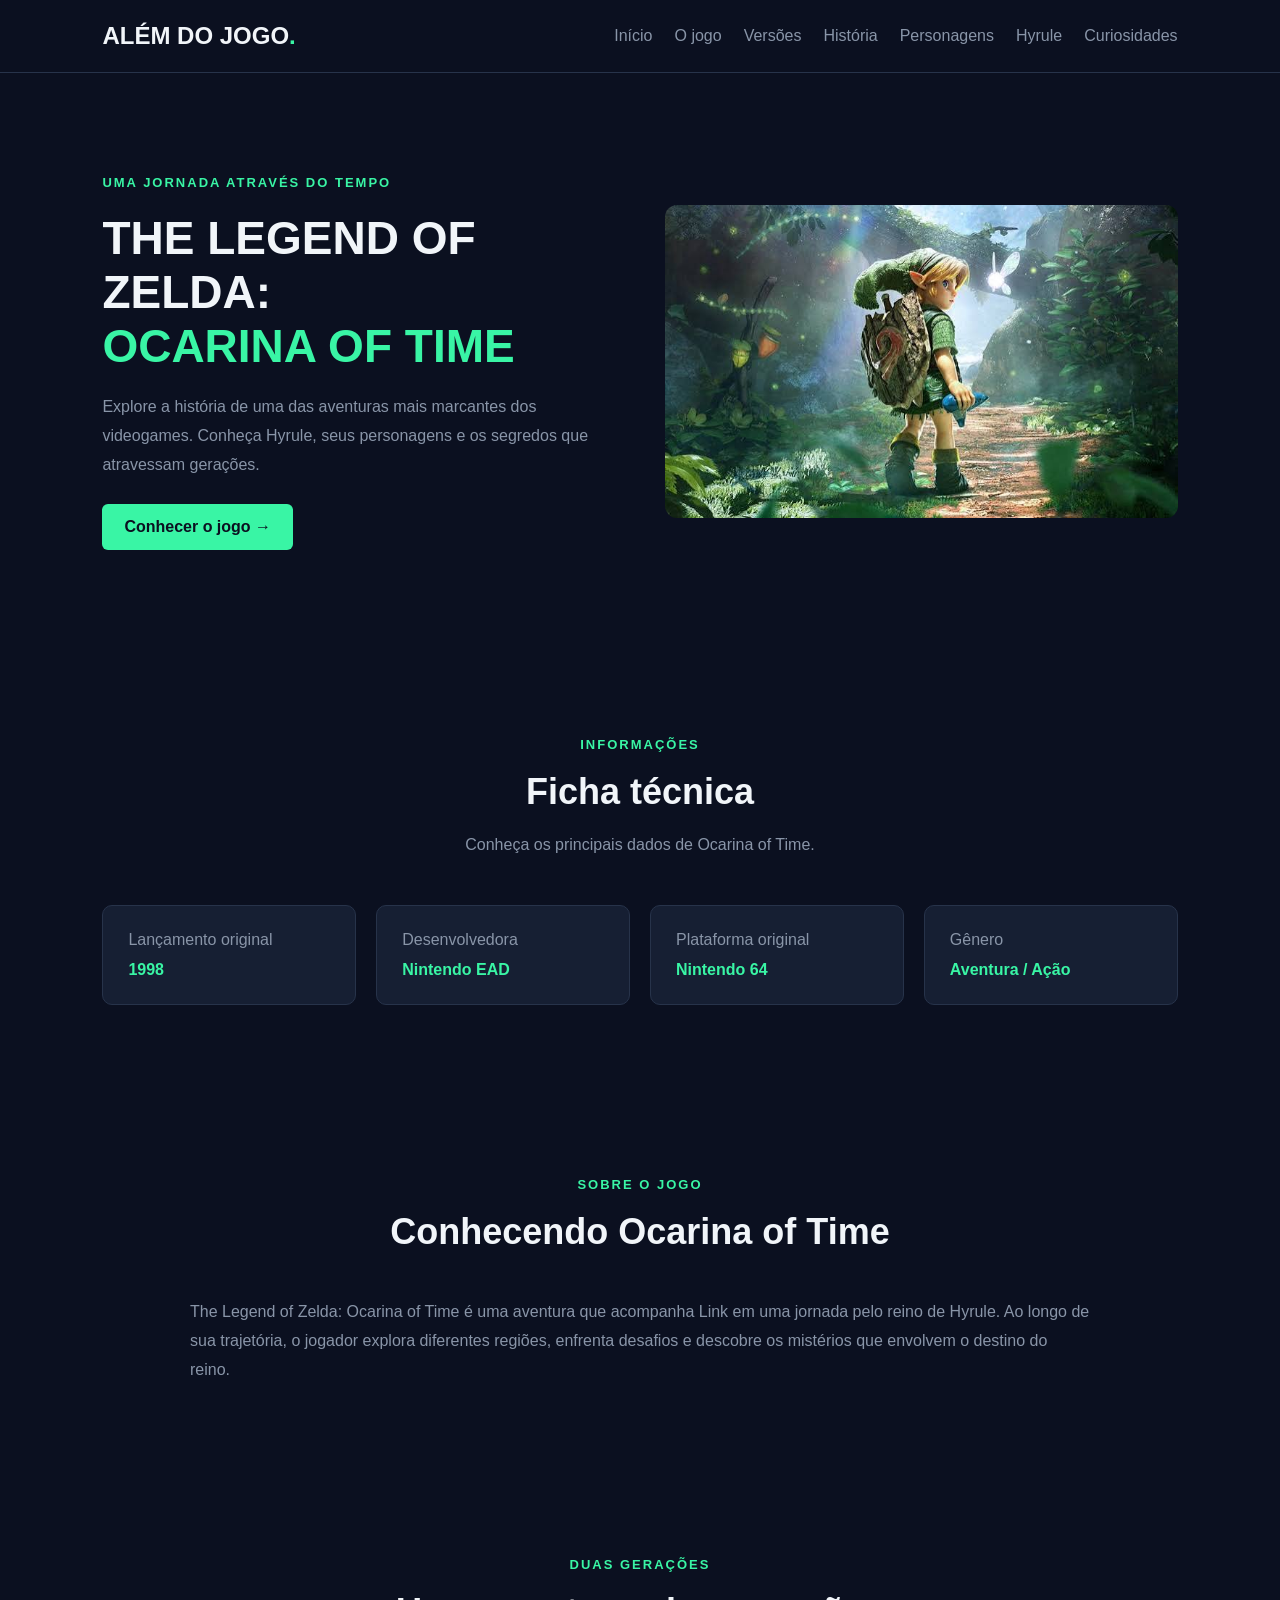
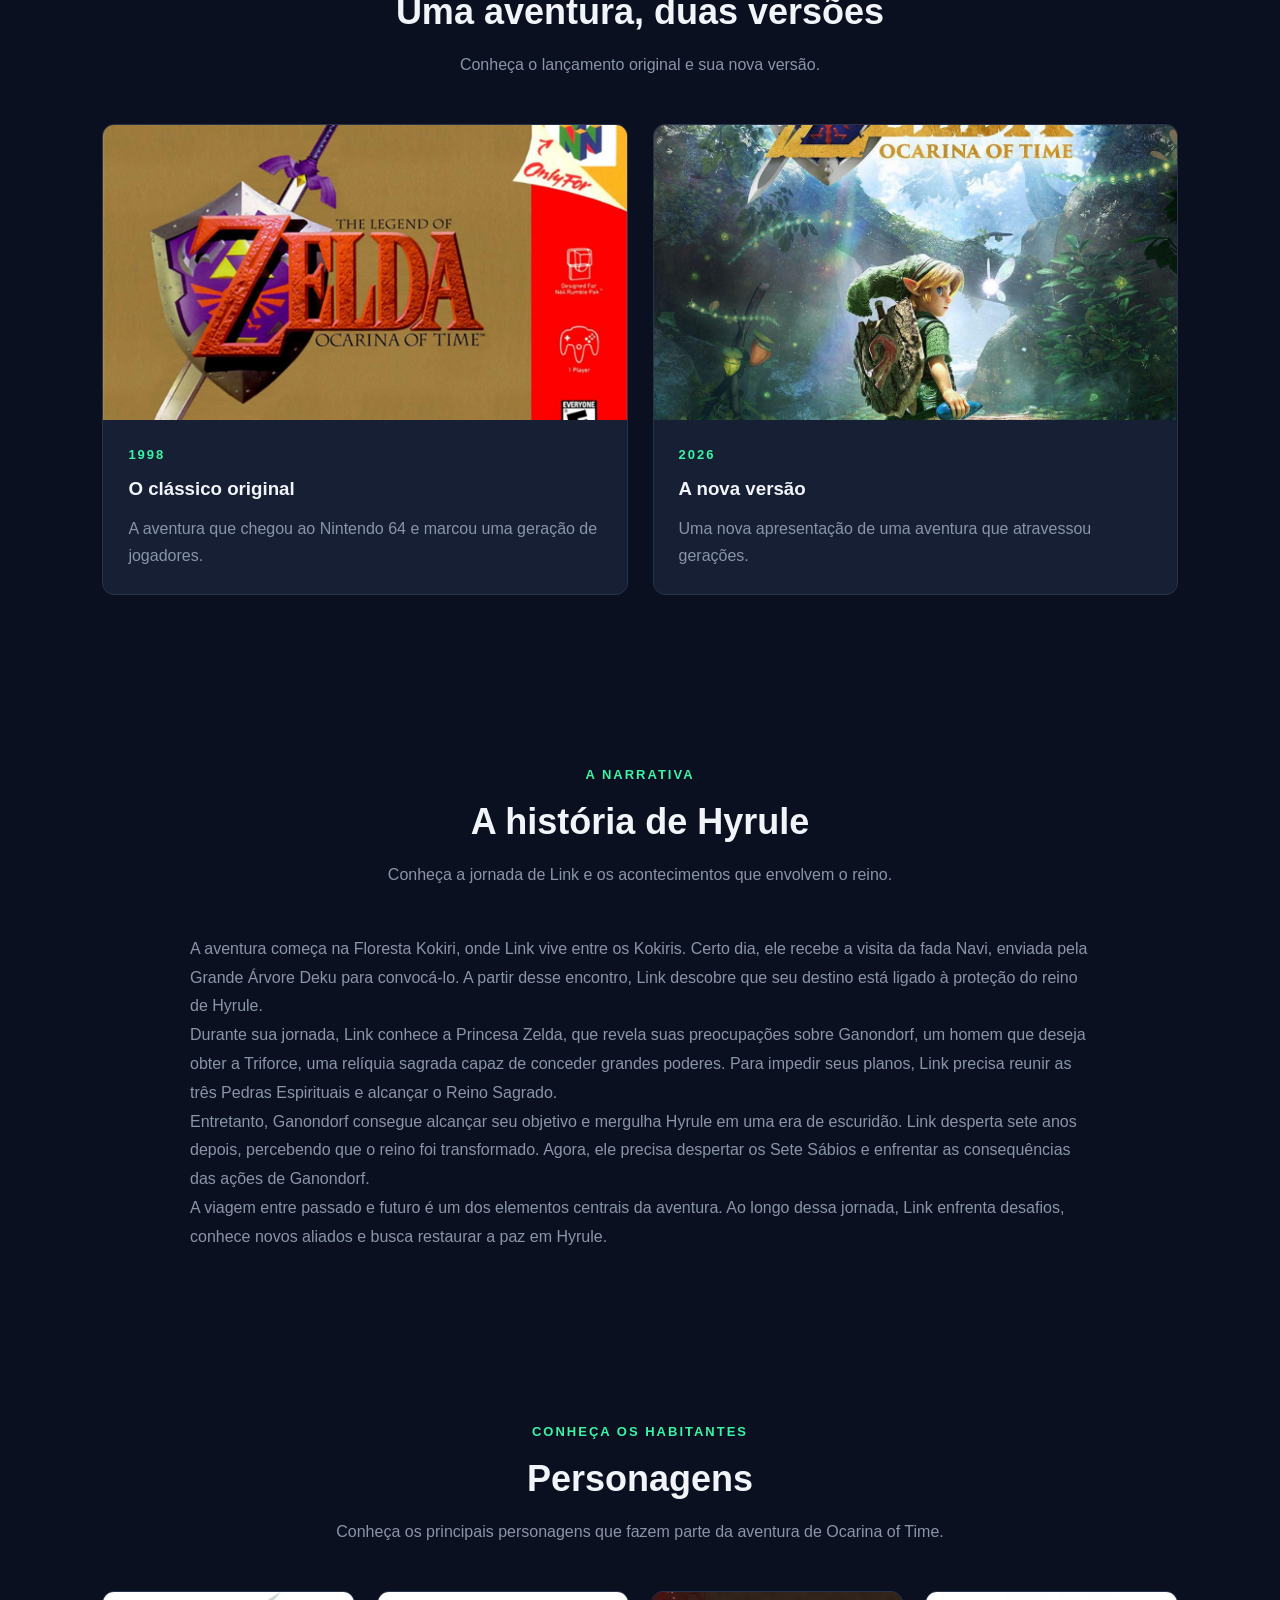
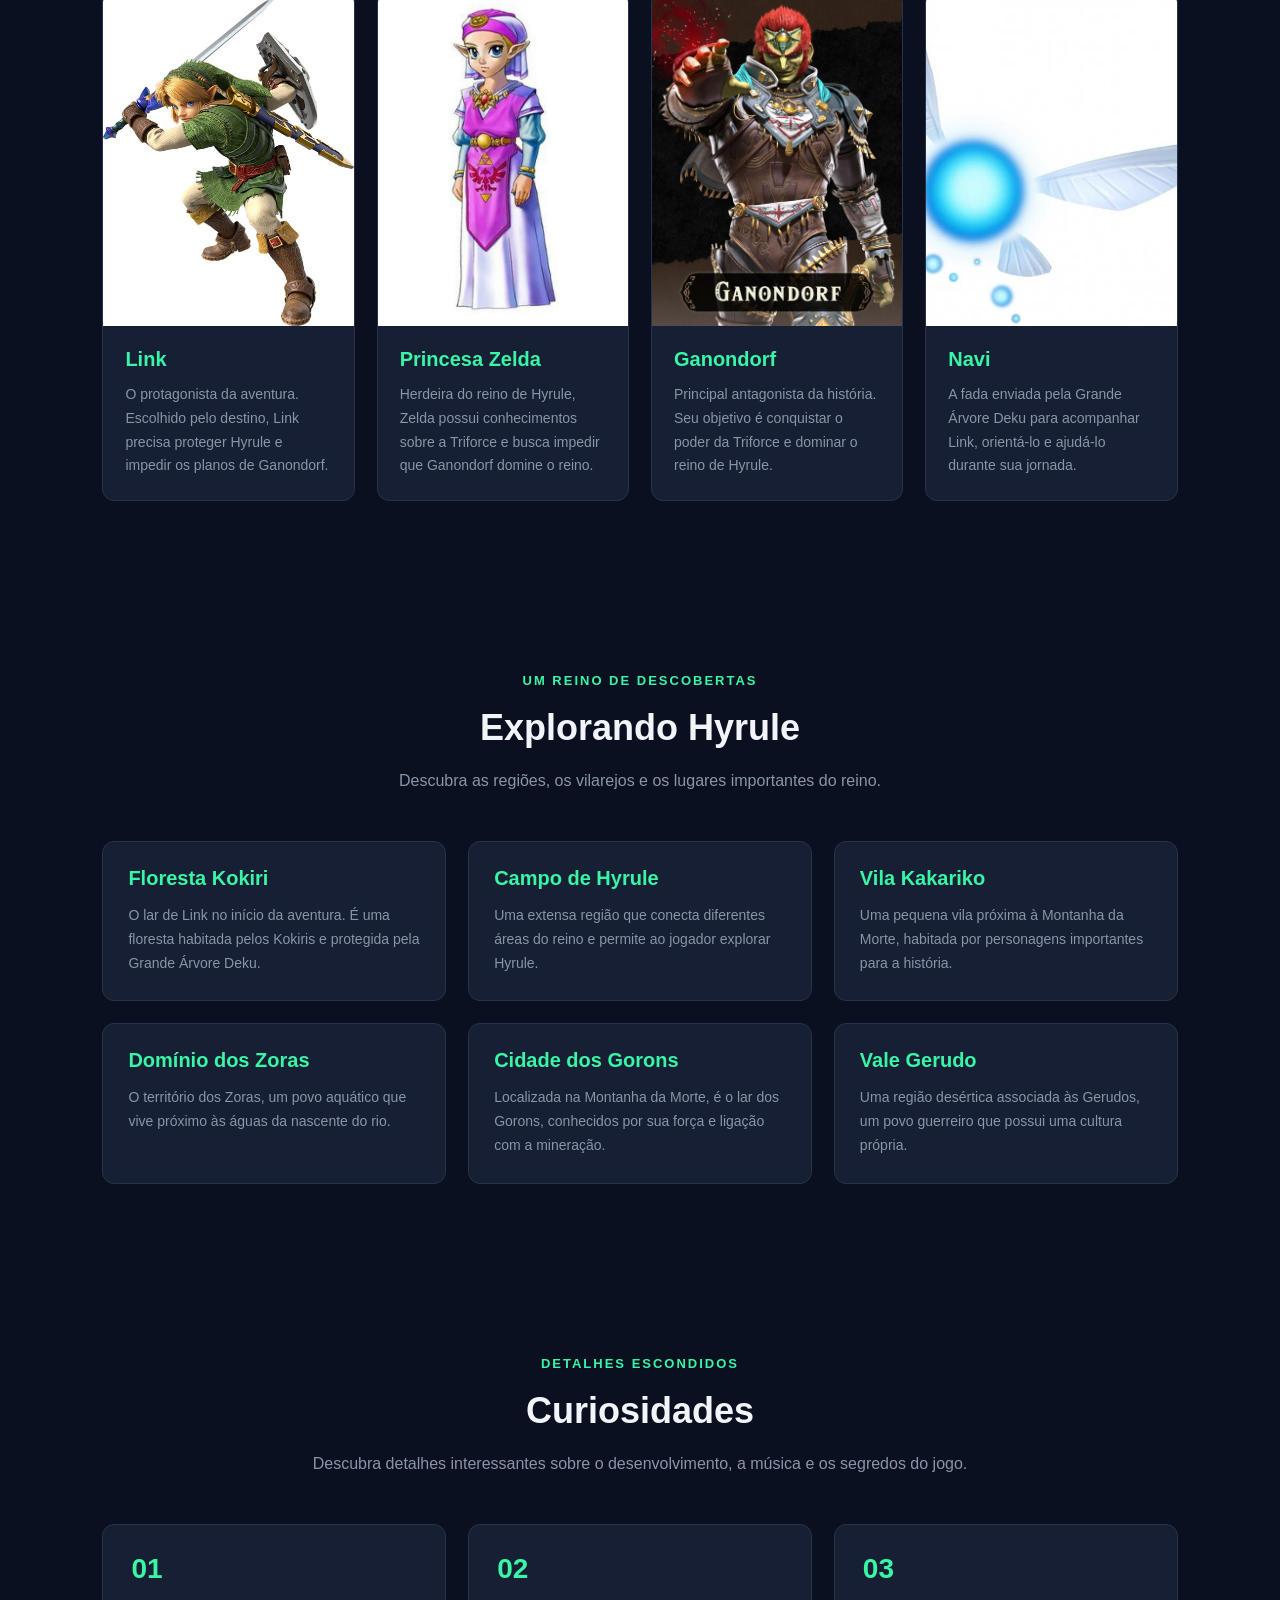
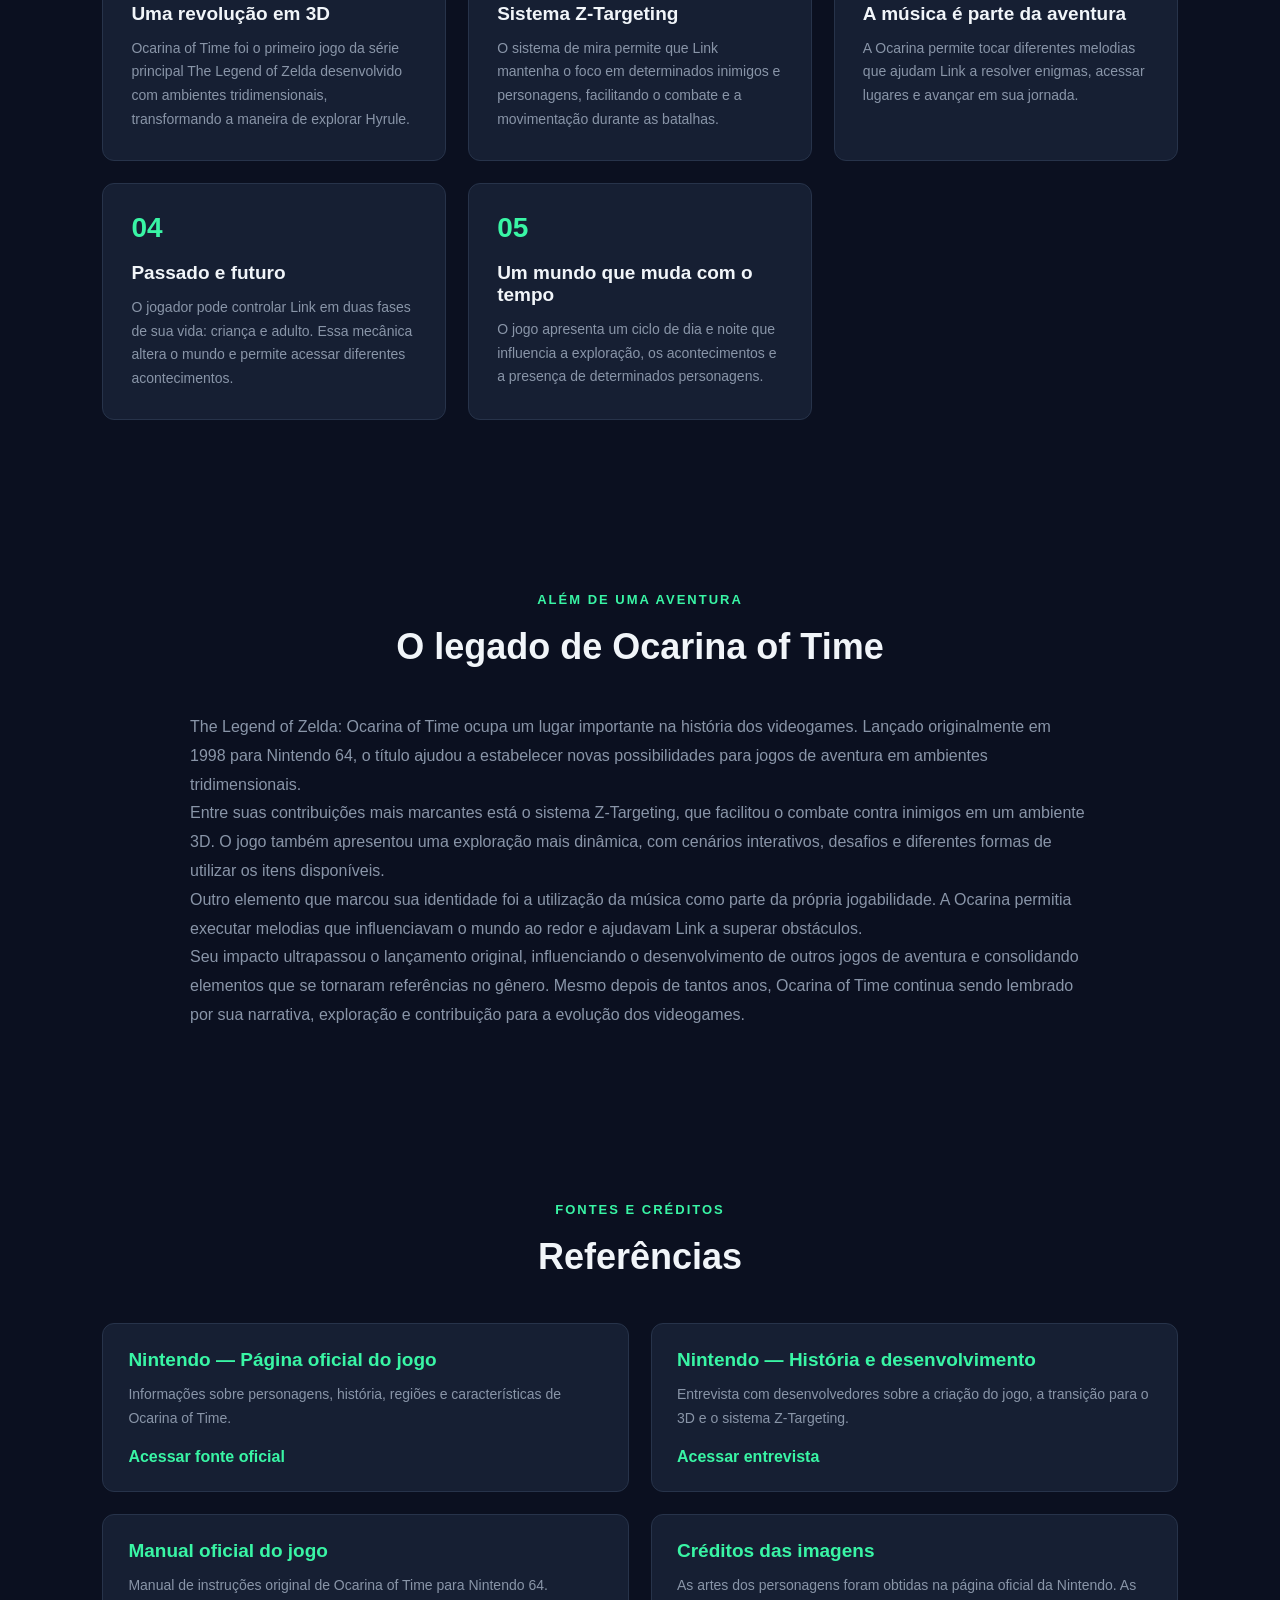
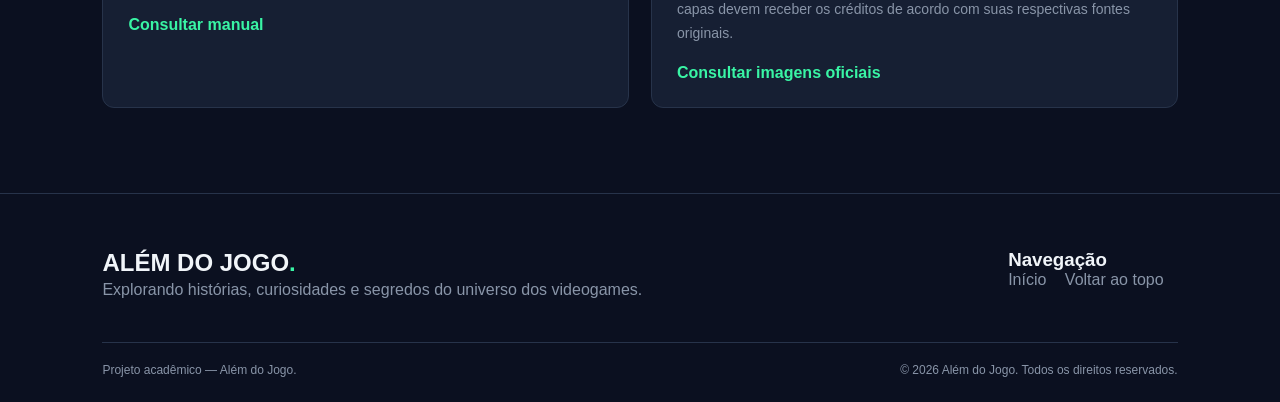
<file: pages/zelda.html>
<!DOCTYPE html>
<html lang="pt-BR">

<head>
    <meta charset="UTF-8">
    <meta name="viewport" content="width=device-width, initial-scale=1.0">

    <title>The Legend of Zelda: Ocarina of Time | Além do Jogo</title>

    <!-- CSS GLOBAL -->
    <link rel="stylesheet" href="../css/style.css">

    <!-- CSS EXCLUSIVO DA PÁGINA -->
    <link rel="stylesheet" href="../css/zelda.css">
</head>

<body>

    <!-- CABEÇALHO -->
    <header class="zelda-header">

        <a href="../index.html" class="zelda-logo">
            ALÉM DO JOGO<span>.</span>
        </a>

        <nav class="zelda-nav">
            <a href="../index.html">Início</a>
            <a href="#apresentacao">O jogo</a>
            <a href="#versoes">Versões</a>
            <a href="#historia">História</a>
            <a href="#personagens">Personagens</a>
            <a href="#hyrule">Hyrule</a>
            <a href="#curiosidades">Curiosidades</a>
        </nav>

    </header>


    <main>

        <!-- APRESENTAÇÃO -->
        <section class="zelda-hero" id="apresentacao">

            <div class="zelda-hero-conteudo">

                <span class="zelda-etiqueta">
                    UMA JORNADA ATRAVÉS DO TEMPO
                </span>

                <h1>
                    THE LEGEND OF ZELDA:
                    <span>OCARINA OF TIME</span>
                </h1>

                <p>
                    Explore a história de uma das aventuras mais
                    marcantes dos videogames. Conheça Hyrule,
                    seus personagens e os segredos que atravessam gerações.
                </p>

                <a href="#conhecendo" class="zelda-botao">
                    Conhecer o jogo →
                </a>

            </div>

            <div class="zelda-hero-imagem">

                <img src="../assets/images/zelda-capa.jpg" alt="Imagem de divulgação de The Legend of Zelda">

            </div>

        </section>


        <!-- FICHA TÉCNICA -->
        <section class="zelda-secao" id="ficha">

            <div class="zelda-titulo-secao">

                <span class="zelda-etiqueta">INFORMAÇÕES</span>

                <h2>Ficha técnica</h2>

                <p>
                    Conheça os principais dados de Ocarina of Time.
                </p>

            </div>

            <div class="zelda-ficha">

                <div class="zelda-ficha-item">
                    <span>Lançamento original</span>
                    <strong>1998</strong>
                </div>

                <div class="zelda-ficha-item">
                    <span>Desenvolvedora</span>
                    <strong>Nintendo EAD</strong>
                </div>

                <div class="zelda-ficha-item">
                    <span>Plataforma original</span>
                    <strong>Nintendo 64</strong>
                </div>

                <div class="zelda-ficha-item">
                    <span>Gênero</span>
                    <strong>Aventura / Ação</strong>
                </div>

            </div>

        </section>


        <!-- CONHECENDO O JOGO -->
        <section class="zelda-secao" id="conhecendo">

            <div class="zelda-titulo-secao">

                <span class="zelda-etiqueta">SOBRE O JOGO</span>

                <h2>Conhecendo Ocarina of Time</h2>

            </div>

            <div class="zelda-texto">

                <p>
                    The Legend of Zelda: Ocarina of Time é uma aventura
                    que acompanha Link em uma jornada pelo reino de Hyrule.
                    Ao longo de sua trajetória, o jogador explora diferentes
                    regiões, enfrenta desafios e descobre os mistérios
                    que envolvem o destino do reino.
                </p>

            </div>

        </section>


        <!-- VERSÕES -->
        <section class="zelda-secao" id="versoes">

            <div class="zelda-titulo-secao">

                <span class="zelda-etiqueta">DUAS GERAÇÕES</span>

                <h2>Uma aventura, duas versões</h2>

                <p>
                    Conheça o lançamento original e sua nova versão.
                </p>

            </div>

            <div class="zelda-versoes">

                <article class="zelda-versao-card">

                    <div class="zelda-versao-imagem">
                        <img src="../assets/images/zelda/original/capa-original.jpg"
                            alt="The Legend of Zelda: Ocarina of Time, versão original de 1998" loading="lazy">

                    </div>

                    <div class="zelda-versao-conteudo">

                        <span class="zelda-etiqueta">1998</span>

                        <h3>O clássico original</h3>

                        <p>
                            A aventura que chegou ao Nintendo 64
                            e marcou uma geração de jogadores.
                        </p>

                    </div>

                </article>


                <article class="zelda-versao-card">

                    <div class="zelda-versao-imagem">
                        <img src="../assets/images/zelda/remake-2026/capa-remake.jpg"
                            alt="The Legend of Zelda: Ocarina of Time, versão remake de 2026" loading="lazy">
                    </div>

                    <div class="zelda-versao-conteudo">

                        <span class="zelda-etiqueta">2026</span>

                        <h3>A nova versão</h3>

                        <p>
                            Uma nova apresentação de uma aventura
                            que atravessou gerações.
                        </p>

                    </div>

                </article>

            </div>

        </section>


        <!-- HISTÓRIA -->
        <section class="zelda-secao" id="historia">

            <div class="zelda-titulo-secao">

                <span class="zelda-etiqueta">A NARRATIVA</span>

                <h2>A história de Hyrule</h2>

                <p>
                    Conheça a jornada de Link e os acontecimentos
                    que envolvem o reino.
                </p>

            </div>

            <div class="zelda-texto">

                <p>
                    A aventura começa na Floresta Kokiri, onde Link vive
                    entre os Kokiris. Certo dia, ele recebe a visita da fada
                    Navi, enviada pela Grande Árvore Deku para convocá-lo.
                    A partir desse encontro, Link descobre que seu destino
                    está ligado à proteção do reino de Hyrule.
                </p>

                <p>
                    Durante sua jornada, Link conhece a Princesa Zelda,
                    que revela suas preocupações sobre Ganondorf, um
                    homem que deseja obter a Triforce, uma relíquia sagrada
                    capaz de conceder grandes poderes. Para impedir seus
                    planos, Link precisa reunir as três Pedras Espirituais
                    e alcançar o Reino Sagrado.
                </p>

                <p>
                    Entretanto, Ganondorf consegue alcançar seu objetivo
                    e mergulha Hyrule em uma era de escuridão. Link desperta
                    sete anos depois, percebendo que o reino foi transformado.
                    Agora, ele precisa despertar os Sete Sábios e enfrentar
                    as consequências das ações de Ganondorf.
                </p>

                <p>
                    A viagem entre passado e futuro é um dos elementos
                    centrais da aventura. Ao longo dessa jornada, Link
                    enfrenta desafios, conhece novos aliados e busca
                    restaurar a paz em Hyrule.
                </p>

            </div>

        </section>



        <!-- PERSONAGENS -->
        <section class="zelda-secao" id="personagens">

            <div class="zelda-titulo-secao">

                <span class="zelda-etiqueta">CONHEÇA OS HABITANTES</span>

                <h2>Personagens</h2>

                <p>
                    Conheça os principais personagens que fazem parte
                    da aventura de Ocarina of Time.
                </p>

            </div>

            <div class="zelda-personagens">

                <!-- LINK -->
                <article class="zelda-personagem-card">

                    <div class="zelda-personagem-imagem">
                        <img src="../assets/images/zelda/personagens/link.jpg"
                            alt="Link, protagonista de Ocarina of Time" loading="lazy">
                    </div>

                    <div class="zelda-personagem-conteudo">
                        <h3>Link</h3>
                        <p>
                            O protagonista da aventura. Escolhido pelo destino,
                            Link precisa proteger Hyrule e impedir os planos
                            de Ganondorf.
                        </p>
                    </div>

                </article>

                <!-- PRINCESA ZELDA -->
                <article class="zelda-personagem-card">

                    <div class="zelda-personagem-imagem">
                        <img src="../assets/images/zelda/personagens/princesa-zelda.jpg"
                            alt="Princesa Zelda de Ocarina of Time" loading="lazy">
                    </div>

                    <div class="zelda-personagem-conteudo">
                        <h3>Princesa Zelda</h3>
                        <p>
                            Herdeira do reino de Hyrule, Zelda possui
                            conhecimentos sobre a Triforce e busca
                            impedir que Ganondorf domine o reino.
                        </p>
                    </div>

                </article>

                <!-- GANONDORF -->
                <article class="zelda-personagem-card">

                    <div class="zelda-personagem-imagem">
                        <img src="../assets/images/zelda/personagens/ganondorf.jpg"
                            alt="Ganondorf, antagonista de Ocarina of Time" loading="lazy">
                    </div>

                    <div class="zelda-personagem-conteudo">
                        <h3>Ganondorf</h3>
                        <p>
                            Principal antagonista da história. Seu objetivo
                            é conquistar o poder da Triforce e dominar
                            o reino de Hyrule.
                        </p>
                    </div>

                </article>

                <!-- NAVI -->
                <article class="zelda-personagem-card">

                    <div class="zelda-personagem-imagem">
                        <img src="../assets/images/zelda/personagens/navi.jpg" alt="Navi, fada que acompanha Link"
                            loading="lazy">
                    </div>

                    <div class="zelda-personagem-conteudo">
                        <h3>Navi</h3>
                        <p>
                            A fada enviada pela Grande Árvore Deku para
                            acompanhar Link, orientá-lo e ajudá-lo
                            durante sua jornada.
                        </p>
                    </div>

                </article>

            </div>

        </section>




        <!-- HYRULE -->
        <section class="zelda-secao" id="hyrule">

            <div class="zelda-titulo-secao">

                <span class="zelda-etiqueta">UM REINO DE DESCOBERTAS</span>

                <h2>Explorando Hyrule</h2>

                <p>
                    Descubra as regiões, os vilarejos e os lugares
                    importantes do reino.
                </p>

            </div>


            <div class="zelda-regioes">

                <article class="zelda-regiao-card">
                    <h3>Floresta Kokiri</h3>
                    <p>
                        O lar de Link no início da aventura. É uma floresta
                        habitada pelos Kokiris e protegida pela Grande Árvore Deku.
                    </p>
                </article>

                <article class="zelda-regiao-card">
                    <h3>Campo de Hyrule</h3>
                    <p>
                        Uma extensa região que conecta diferentes áreas do reino
                        e permite ao jogador explorar Hyrule.
                    </p>
                </article>

                <article class="zelda-regiao-card">
                    <h3>Vila Kakariko</h3>
                    <p>
                        Uma pequena vila próxima à Montanha da Morte,
                        habitada por personagens importantes para a história.
                    </p>
                </article>

                <article class="zelda-regiao-card">
                    <h3>Domínio dos Zoras</h3>
                    <p>
                        O território dos Zoras, um povo aquático que vive
                        próximo às águas da nascente do rio.
                    </p>
                </article>

                <article class="zelda-regiao-card">
                    <h3>Cidade dos Gorons</h3>
                    <p>
                        Localizada na Montanha da Morte, é o lar dos Gorons,
                        conhecidos por sua força e ligação com a mineração.
                    </p>
                </article>

                <article class="zelda-regiao-card">
                    <h3>Vale Gerudo</h3>
                    <p>
                        Uma região desértica associada às Gerudos,
                        um povo guerreiro que possui uma cultura própria.
                    </p>
                </article>

            </div>

        </section>


        <!-- CURIOSIDADES -->
        <section class="zelda-secao" id="curiosidades">

            <div class="zelda-titulo-secao">

                <span class="zelda-etiqueta">DETALHES ESCONDIDOS</span>

                <h2>Curiosidades</h2>

                <p>
                    Descubra detalhes interessantes sobre o desenvolvimento,
                    a música e os segredos do jogo.
                </p>

            </div>


            <div class="zelda-curiosidades">

                <article class="zelda-curiosidade-card">
                    <span class="zelda-curiosidade-numero">01</span>
                    <h3>Uma revolução em 3D</h3>
                    <p>
                        Ocarina of Time foi o primeiro jogo da série principal
                        The Legend of Zelda desenvolvido com ambientes tridimensionais,
                        transformando a maneira de explorar Hyrule.
                    </p>
                </article>

                <article class="zelda-curiosidade-card">
                    <span class="zelda-curiosidade-numero">02</span>
                    <h3>Sistema Z-Targeting</h3>
                    <p>
                        O sistema de mira permite que Link mantenha o foco em
                        determinados inimigos e personagens, facilitando o combate
                        e a movimentação durante as batalhas.
                    </p>
                </article>

                <article class="zelda-curiosidade-card">
                    <span class="zelda-curiosidade-numero">03</span>
                    <h3>A música é parte da aventura</h3>
                    <p>
                        A Ocarina permite tocar diferentes melodias que ajudam
                        Link a resolver enigmas, acessar lugares e avançar
                        em sua jornada.
                    </p>
                </article>

                <article class="zelda-curiosidade-card">
                    <span class="zelda-curiosidade-numero">04</span>
                    <h3>Passado e futuro</h3>
                    <p>
                        O jogador pode controlar Link em duas fases de sua vida:
                        criança e adulto. Essa mecânica altera o mundo e permite
                        acessar diferentes acontecimentos.
                    </p>
                </article>

                <article class="zelda-curiosidade-card">
                    <span class="zelda-curiosidade-numero">05</span>
                    <h3>Um mundo que muda com o tempo</h3>
                    <p>
                        O jogo apresenta um ciclo de dia e noite que influencia
                        a exploração, os acontecimentos e a presença de
                        determinados personagens.
                    </p>
                </article>

            </div>


        </section>


        <!-- LEGADO -->
        <section class="zelda-secao" id="legado">

            <div class="zelda-titulo-secao">

                <span class="zelda-etiqueta">ALÉM DE UMA AVENTURA</span>

                <h2>O legado de Ocarina of Time</h2>

            </div>


            <div class="zelda-texto">

                <p>
                    The Legend of Zelda: Ocarina of Time ocupa um lugar importante
                    na história dos videogames. Lançado originalmente em 1998 para
                    Nintendo 64, o título ajudou a estabelecer novas possibilidades
                    para jogos de aventura em ambientes tridimensionais.
                </p>

                <p>
                    Entre suas contribuições mais marcantes está o sistema
                    Z-Targeting, que facilitou o combate contra inimigos em um
                    ambiente 3D. O jogo também apresentou uma exploração mais
                    dinâmica, com cenários interativos, desafios e diferentes
                    formas de utilizar os itens disponíveis.
                </p>

                <p>
                    Outro elemento que marcou sua identidade foi a utilização
                    da música como parte da própria jogabilidade. A Ocarina
                    permitia executar melodias que influenciavam o mundo ao redor
                    e ajudavam Link a superar obstáculos.
                </p>

                <p>
                    Seu impacto ultrapassou o lançamento original, influenciando
                    o desenvolvimento de outros jogos de aventura e consolidando
                    elementos que se tornaram referências no gênero.
                    Mesmo depois de tantos anos, Ocarina of Time continua sendo
                    lembrado por sua narrativa, exploração e contribuição
                    para a evolução dos videogames.
                </p>

            </div>


        </section>


        <!-- REFERÊNCIAS -->
        <section class="zelda-secao" id="referencias">

            <div class="zelda-titulo-secao">

                <span class="zelda-etiqueta">FONTES E CRÉDITOS</span>

                <h2>Referências</h2>

            </div>


            <div class="zelda-referencias">

                <article class="zelda-referencia-card">
                    <h3>Nintendo — Página oficial do jogo</h3>
                    <p>
                        Informações sobre personagens, história, regiões e
                        características de Ocarina of Time.
                    </p>
                    <a href="https://www.nintendo.com/pt-br/store/products/the-legend-of-zelda-ocarina-of-time-switch-2/"
                        target="_blank" rel="noopener noreferrer">
                        Acessar fonte oficial
                    </a>
                </article>

                <article class="zelda-referencia-card">
                    <h3>Nintendo — História e desenvolvimento</h3>
                    <p>
                        Entrevista com desenvolvedores sobre a criação do jogo,
                        a transição para o 3D e o sistema Z-Targeting.
                    </p>
                    <a href="https://www.nintendo.com/us/whatsnew/ask-the-developer-vol-24-the-legend-of-zelda-ocarina-of-time-part-1/"
                        target="_blank" rel="noopener noreferrer">
                        Acessar entrevista
                    </a>
                </article>

                <article class="zelda-referencia-card">
                    <h3>Manual oficial do jogo</h3>
                    <p>
                        Manual de instruções original de Ocarina of Time
                        para Nintendo 64.
                    </p>
                    <a href="https://m1.nintendo.net/docvc/NUS/USA/CZLE/CZLE_E.pdf" target="_blank"
                        rel="noopener noreferrer">
                        Consultar manual
                    </a>
                </article>

                <article class="zelda-referencia-card">
                    <h3>Créditos das imagens</h3>
                    <p>
                        As artes dos personagens foram obtidas na página
                        oficial da Nintendo. As capas devem receber os créditos
                        de acordo com suas respectivas fontes originais.
                    </p>
                    <a href="https://www.nintendo.com/pt-br/store/products/the-legend-of-zelda-ocarina-of-time-switch-2/"
                        target="_blank" rel="noopener noreferrer">
                        Consultar imagens oficiais
                    </a>
                </article>

            </div>


        </section>

    </main>


    <!-- RODAPÉ -->
    <footer class="rodape">

        <div class="rodape-conteudo">

            <div>
                <h2>ALÉM DO JOGO<span>.</span></h2>

                <p>
                    Explorando histórias, curiosidades e segredos
                    do universo dos videogames.
                </p>
            </div>

            <div>
                <h3>Navegação</h3>

                <a href="../index.html">Início</a>
                <a href="#apresentacao">Voltar ao topo</a>
            </div>

        </div>

        <div class="rodape-final">
            <p>Projeto acadêmico — Além do Jogo.</p>
            <p>© 2026 Além do Jogo. Todos os direitos reservados.</p>
        </div>

    </footer>

</body>

</html>
</file>
<file: css/style.css>
/*
   1. VARIÁVEIS GLOBAIS
*/

:root {
    --cor-principal: #101A30;
    --cor-destaque: #D6B56D;
    --cor-secundaria: #477A56;
    --cor-fundo: #F4F5F2;
    --cor-texto: #252B35;
    --cor-borda: #DCE1E5;
}

/*
   2. CONFIGURAÇÕES GERAIS
*/

* {
    margin: 0;
    padding: 0;
    box-sizing: border-box;
}

body {
    background-color: var(--cor-fundo);
    color: var(--cor-texto);
    font-family: Arial, sans-serif;
}

header {
    background-color: var(--cor-principal);
    color: white;
    padding: 30px;
    text-align: center;
}

header h1 {
    color: var(--cor-destaque);
    margin-bottom: 10px;
}



.cabecalho {
    background-color: #0B1020;

    display: flex;
    justify-content: space-between;
    align-items: center;

    padding: 20px 8%;
    border-bottom: 1px solid #27334A;
}


.logo {
    color: #F1F5F9;
    font-size: 23px;
    font-weight: bold;
    text-decoration: none;
}

.logo span {
    color: #39F5A5;
}


.menu {
    display: flex;
    gap: 30px;
}

.menu a {
    color: #8995A8;
    text-decoration: none;
    font-size: 14px;

    transition: color 0.3s;
}

.menu a:hover {
    color: #39F5A5;
}


/*
   BANNER PRINCIPAL
*/

.banner {
    background-color: #0B1020;

    min-height: 450px;
    padding: 70px 8%;

    display: flex;
    align-items: center;
}

.banner-conteudo {
    max-width: 600px;
}

.etiqueta {
    color: #39F5A5;
    font-size: 12px;
    font-weight: bold;
    letter-spacing: 2px;
}

.banner h1 {
    color: #F1F5F9;
    font-size: 46px;
    line-height: 1.2;
    margin: 20px 0;
}

.banner p {
    color: #8995A8;
    font-size: 16px;
    margin-bottom: 25px;
}

.botao {
    display: inline-block;

    background-color: #39F5A5;
    color: #0B1020;

    padding: 12px 22px;
    border-radius: 6px;

    font-weight: bold;
    text-decoration: none;

    transition: 0.3s;
}

.botao:hover {
    background-color: #D6B56D;
    transform: translateY(-3px);
}


/* ILUSTRAÇÃO DO BANNER */

.banner-visual {
    flex: 1;
    min-height: 350px;

    background-color: #151E32;
    border: 1px solid #27334A;
    border-radius: 16px;

    display: flex;
    align-items: center;
    justify-content: center;

    position: relative;
}

.portal {
    width: 210px;
    height: 210px;

    border: 2px solid #39F5A5;
    border-radius: 50%;

    display: flex;
    align-items: center;
    justify-content: center;

    box-shadow: 0 0 25px rgba(57, 245, 165, 0.3);
    animation: pulsar 3s ease-in-out infinite;
}

.portal-centro {
    width: 145px;
    height: 145px;

    border: 1px solid #D6B56D;
    border-radius: 50%;

    display: flex;
    align-items: center;
    justify-content: center;
}

.portal-centro span {
    color: #39F5A5;
    font-size: 55px;
}

.texto-visual {
    position: absolute;
    bottom: 20px;

    color: #F1F5F9;
    font-size: 12px;
    letter-spacing: 4px;
}

/* ANIMAÇÃO DO PORTAL */

@keyframes pulsar {

    0%, 100% {
        transform: scale(1);
        box-shadow: 0 0 25px rgba(57, 245, 165, 0.3);
    }

    50% {
        transform: scale(1.04);
        box-shadow: 0 0 40px rgba(57, 245, 165, 0.55);
    }

}


/* 
   SEÇÃO DE CURIOSIDADES
 */

.curiosidades {
    background-color: #0B1020;
    padding: 70px 8%;
}

.secao-titulo {
    text-align: center;
    margin-bottom: 45px;
}

.secao-titulo h2 {
    color: #F1F5F9;
    font-size: 32px;
    margin: 12px 0;
}

.secao-titulo p {
    color: #8995A8;
    font-size: 15px;
}


/*
   CARDS DOS JOGOS
*/

.lista-jogos {
    display: grid;

    grid-template-columns: repeat(2, 1fr);
    gap: 25px;

    align-items: start;
}

/* CARD INDIVIDUAL */

.card-jogo {
    background-color: #151E32;

    border: 1px solid #27334A;
    border-radius: 12px;

    padding: 25px;

    transition: transform 0.3s, border-color 0.3s;
}

/* EFEITO AO PASSAR O MOUSE */

.card-jogo:hover {
    transform: translateY(-5px);
    border-color: #39F5A5;
}

.card-conteudo {
    display: flex;
    flex-direction: column;
    align-items: flex-start;
}

.categoria {
    color: #39F5A5;
    font-size: 11px;
    font-weight: bold;
    letter-spacing: 2px;
}

.card-jogo h3 {
    color: #F1F5F9;
    font-size: 21px;
    margin: 12px 0;
}

.card-jogo p {
    color: #8995A8;
    font-size: 14px;
    margin-bottom: 20px;
}

.card-jogo a {
    color: #39F5A5;
    font-weight: bold;
    text-decoration: none;

    transition: color 0.3s;
}

.card-jogo a:hover {
    color: #D6B56D;
}

/* CENTRALIZAR O ÚLTIMO CARD */

.card-jogo:last-child:nth-child(odd) {
    grid-column: 1 / -1;
    width: calc(50% - 12.5px);
    justify-self: center;
}


/* IMAGEM DOS CARDS */

.imagem-card {
    width: 100%;
    margin: 0;
    overflow: hidden;
}


.imagem-jogo {
    display: block;
    width: 100%;
    aspect-ratio: 2.2 / 1;

    object-fit: cover;
    object-position: center 35%;

    border-radius: 8px;
}


/* CRÉDITOS DA IMAGEM */

.imagem-card figcaption {
    color: #8995A8;
    font-size: 11px;
    margin-top: 10px;
    margin-bottom: 12px;
}

.imagem-card figcaption a {
    color: #39F5A5;
    text-decoration: none;
}

.imagem-card figcaption a:hover {
    text-decoration: underline;
}


/* 
   RESPONSIVIDADE
 */

@media (max-width: 768px) {

    .banner {
        flex-direction: column;
        align-items: stretch;
        gap: 35px;
        min-height: auto;
        padding: 55px 6%;
    }

    .banner-conteudo {
        width: 100%;
        max-width: 100%;
    }

    .banner h1 {
        font-size: 34px;
    }

    .banner-visual {
        flex: none;
        width: 100%;
        min-height: 280px;
        box-sizing: border-box;
    }

    .portal {
        width: 170px;
        height: 170px;
    }

    .texto-visual {
        font-size: 10px;
        letter-spacing: 3px;
    }

    
    .lista-jogos {
        grid-template-columns: 1fr;
    }

    .card-jogo:last-child:nth-child(odd) {
        grid-column: auto;
        width: 100%;
    }

        /* CABEÇALHO PARA CELULARES */

    .cabecalho {
        flex-direction: column;
        gap: 18px;
        padding: 18px 6%;
    }

    .menu {
        flex-wrap: wrap;
        justify-content: center;
        gap: 20px;
    }

    .menu a {
        font-size: 13px;
    }

}


/* SEÇÃO SOBRE */

.sobre {
    background-color: #0B1020;
    padding: 90px 8%;
}

.sobre-conteudo {
    max-width: 850px;
    margin: 0 auto;
}

.sobre h2 {
    color: #F1F5F9;
    font-size: 36px;
    margin: 20px 0;
}

.sobre p {
    color: #8995A8;
    font-size: 16px;
    line-height: 1.8;
    margin-bottom: 15px;
}


/* RODAPÉ */

.rodape {
    background-color: #0B1020;
    padding: 55px 8% 25px;
    border-top: 1px solid #27334A;
}

.rodape-conteudo {
    display: flex;
    justify-content: space-between;
    gap: 40px;
    padding-bottom: 40px;
}

.rodape-marca {
    max-width: 400px;
}

.rodape-marca p {
    color: #8995A8;
    font-size: 14px;
    line-height: 1.7;
    margin-top: 15px;
}

.rodape-links {
    display: flex;
    flex-direction: column;
    gap: 12px;
}

.rodape-links h3 {
    color: #F1F5F9;
    font-size: 16px;
    margin-bottom: 5px;
}

.rodape-links a {
    color: #8995A8;
    text-decoration: none;
    font-size: 14px;
    transition: color 0.3s;
}

.rodape-links a:hover {
    color: #39F5A5;
}

.rodape-final {
    border-top: 1px solid #27334A;
    padding-top: 20px;

    display: flex;
    justify-content: space-between;
    gap: 15px;
    flex-wrap: wrap;
}

.rodape-final p {
    color: #8995A8;
    font-size: 12px;
}

/* PAGINAÇÃO */

.pagination {
    font-family: Arial, Helvetica, sans-serif;
    display: flex;
    align-items: center;
    justify-content: center;
    background-color: #0B1020;
    height: 50px;
    padding: 0 20px;
}

.pagination .page {
    height: 40px;
    width: 40px;
    display: flex;
    align-items: center;
    justify-content: center;
    border-radius: 5px;
    background-color: #27334A;
    border: 1px solid #000;
    margin: 0 5px;
    color: rgb(244, 244, 244);
    font-weight: 700;
    cursor: pointer;
    transition: .3s;
}

.pagination .page:hover {
    filter: brightness(.8);
    background-color: #39F5A5;
    color: white;
}

.pagination .page.active {
    background-color: #39F5A5;
    color: aliceblue;
}

.pagination .control {
    color: #f5f5f5;
    font-weight: 700;
    cursor: pointer;
    transition: .3s;
}

.pagination .control:hover {
    color: #39F5A5;
}

.pagination .control.prev {
    margin-right: 10px;
}

.pagination .control.next {
    margin-left: 10px;
}

.secao-paginacao {
    display: none;
}

.rodape-marca h2 {
    color: #F1F5F9;
    font-size: 24px;
    margin-bottom: 8px;
}

.rodape-marca h2 span {
    color: #39F5A5;
}

@media (max-width: 600px) {
    .rodape-conteudo {
        flex-direction: column;
        gap: 30px;
    }

    .rodape-final {
        flex-direction: column;
    }
}
</file>
<file: css/genshin.css>
/* =================================
   ESTILIZAÇÃO DA PÁGINA ZELDA
================================= */

html {
    scroll-behavior: smooth;
    scroll-padding-top: 120px;
}

.zelda-header {
    position: sticky;
    top: 0;
    z-index: 1000;

    display: flex;
    align-items: center;
    justify-content: space-between;

    padding: 22px 8%;

    background-color: #0B1020;
    border-bottom: 1px solid #27334A;
}

.zelda-logo {
    color: #F1F5F9;
    font-size: 24px;
    font-weight: 800;
    text-decoration: none;
}

.zelda-logo span,
.rodape span {
    color: #39F5A5;
}

.zelda-nav {
    display: flex;
    gap: 22px;
}

.zelda-nav a {
    color: #8995A8;
    text-decoration: none;
    transition: 0.3s;
}

.zelda-nav a:hover {
    color: #39F5A5;
}


/* BANNER */

.zelda-hero {
    display: grid;
    grid-template-columns: 1fr 1fr;
    align-items: center;
    gap: 50px;

    padding: 100px 8%;
    background-color: #0B1020;
}

.zelda-hero-conteudo h1 {
    color: #F1F5F9;
    font-size: 46px;
    margin: 20px 0;
}

.zelda-hero-conteudo h1 span {
    display: block;
    color: #39F5A5;
}

.zelda-hero-conteudo p {
    color: #8995A8;
    line-height: 1.8;
    margin-bottom: 25px;
}

.zelda-etiqueta {
    color: #39F5A5;
    font-size: 13px;
    font-weight: 700;
    letter-spacing: 2px;
}

.zelda-hero-imagem img {
    display: block;
    width: 100%;
    border-radius: 12px;
    object-fit: cover;
}

.zelda-botao {
    display: inline-block;
    padding: 14px 22px;

    background-color: #39F5A5;
    color: #0B1020;

    border-radius: 6px;
    text-decoration: none;
    font-weight: 700;

    transition: 0.3s;
}

.zelda-botao:hover {
    transform: translateY(-3px);
}


/* SEÇÕES */

.zelda-secao {
    padding: 85px 8%;
    background-color: #0B1020;
}

.zelda-titulo-secao {
    max-width: 850px;
    margin: 0 auto 45px;
    text-align: center;
}

.zelda-titulo-secao h2 {
    color: #F1F5F9;
    font-size: 36px;
    margin: 18px 0;
}

.zelda-titulo-secao p,
.zelda-texto p {
    color: #8995A8;
    line-height: 1.8;
}

.zelda-texto {
    max-width: 900px;
    margin: auto;
}


/* FICHA TÉCNICA */

.zelda-ficha {
    display: grid;
    grid-template-columns: repeat(4, 1fr);
    gap: 20px;
}

.zelda-ficha-item {
    padding: 25px;
    background-color: #161F33;
    border: 1px solid #27334A;
    border-radius: 10px;
}

.zelda-ficha-item span,
.zelda-ficha-item strong {
    display: block;
}

.zelda-ficha-item span {
    color: #8995A8;
    margin-bottom: 12px;
}

.zelda-ficha-item strong {
    color: #39F5A5;
}


/* VERSÕES */

.zelda-versoes {
    display: grid;
    grid-template-columns: repeat(2, 1fr);
    gap: 25px;
}

.zelda-versao-card {
    overflow: hidden;
    background-color: #161F33;
    border: 1px solid #27334A;
    border-radius: 12px;
}


.zelda-versao-imagem {
    width: 100%;
    aspect-ratio: 16 / 9;
    overflow: hidden;
    background-color: #0B1020;
}

.zelda-versao-imagem img {
    display: block;
    width: 100%;
    height: 100%;
    object-fit: cover;
    object-position: center;
    transition: transform 0.4s ease;
}

.zelda-versao-card:hover .zelda-versao-imagem img {
    transform: scale(1.04);
}


.zelda-versao-conteudo {
    padding: 25px;
}

.zelda-versao-conteudo h3 {
    color: #F1F5F9;
    margin: 15px 0;
}

.zelda-versao-conteudo p {
    color: #8995A8;
    line-height: 1.7;
}


/* RESPONSIVIDADE */

@media (max-width: 900px) {

    .zelda-header {
        flex-direction: column;
        gap: 20px;
    }

    .zelda-nav {
        flex-wrap: wrap;
        justify-content: center;
    }

    .zelda-hero {
        grid-template-columns: 1fr;
    }

    .zelda-ficha {
        grid-template-columns: repeat(2, 1fr);
    }

}

@media (max-width: 600px) {

    .zelda-hero-conteudo h1 {
        font-size: 32px;
    }

    .zelda-ficha,
    .zelda-versoes {
        grid-template-columns: 1fr;
    }

    .zelda-secao {
        padding: 60px 6%;
    }

    .zelda-nav {
        gap: 12px;
    }

}

/* IMAGENS DOS PERSONAGENS */
#personagens .zelda-versao-imagem {
    aspect-ratio: 16 / 9;
    background-color: #0B1020;

    display: flex;
    align-items: center;
    justify-content: center;
}

#personagens .zelda-versao-imagem img {
    width: 100%;
    height: 100%;

    object-fit: contain;
    object-position: center;
}

/* REFERÊNCIAS */
#referencias .zelda-versoes {
    display: grid;
    grid-template-columns: repeat(2, 1fr);
    gap: 25px;
}

#referencias .zelda-versao-card {
    height: 100%;
}

#referencias .zelda-versao-conteudo {
    padding: 30px;
}

#referencias .zelda-versao-conteudo h3 {
    color: #39F5A5;
    font-size: 22px;
    margin: 0 0 15px;
}

#referencias .zelda-versao-conteudo p {
    color: #8995A8;
    line-height: 1.7;
    margin-bottom: 20px;
}

#referencias .zelda-versao-conteudo a {
    display: inline-block;
    color: #39F5A5;
    font-weight: 700;
    text-decoration: none;
    transition: 0.3s;
}

#referencias .zelda-versao-conteudo a:hover {
    color: #F1F5F9;
    transform: translateY(-2px);
}

@media (max-width: 600px) {
    #referencias .zelda-versoes {
        grid-template-columns: 1fr;
    }
}

/* CENTRALIZAR O ÚLTIMO CARD DE REFERÊNCIAS */
#referencias .zelda-versao-card:last-child {
    grid-column: 1 / -1;
    width: calc(50% - 12.5px);
    justify-self: center;
}

@media (max-width: 600px) {
    #referencias .zelda-versao-card:last-child {
        width: 100%;
    }
}
</file>
<file: css/gtavi.css>
/* =================================
   ESTILIZAÇÃO DA PÁGINA GTA VI
================================= */

html {
    scroll-behavior: smooth;
    scroll-padding-top: 90px;
}

.gtavi-header {
    position: sticky;
    top: 0;
    z-index: 1000;

    display: flex;
    align-items: center;
    justify-content: space-between;

    padding: 22px 8%;

    background-color: #0B1020;
    border-bottom: 1px solid #27334A;
}

.gtavi-logo {
    color: #F1F5F9;
    font-size: 24px;
    font-weight: 800;
    text-decoration: none;
}

.gtavi-logo span,
.rodape span {
    color: #39F5A5;
}

.gtavi-nav {
    display: flex;
    gap: 22px;
}

.gtavi-nav a {
    color: #8995A8;
    text-decoration: none;
    transition: 0.3s;
}

.gtavi-nav a:hover {
    color: #39F5A5;
}


/* BANNER */

.gtavi-hero {
    display: grid;
    grid-template-columns: 1fr 1fr;
    align-items: center;
    gap: 50px;

    padding: 100px 8%;
    background-color: #0B1020;
}

.gtavi-hero-conteudo h1 {
    color: #F1F5F9;
    font-size: 46px;
    margin: 20px 0;
}

.gtavi-hero-conteudo h1 span {
    display: block;
    color: #39F5A5;
}

.gtavi-hero-conteudo p {
    color: #8995A8;
    line-height: 1.8;
    margin-bottom: 25px;
}

.gtavi-etiqueta {
    color: #39F5A5;
    font-size: 13px;
    font-weight: 700;
    letter-spacing: 2px;
}

.gtavi-hero-imagem img {
    display: block;
    width: 100%;
    border-radius: 12px;
    object-fit: cover;
}

.gtavi-botao {
    display: inline-block;
    padding: 14px 22px;

    background-color: #39F5A5;
    color: #0B1020;

    border-radius: 6px;
    text-decoration: none;
    font-weight: 700;

    transition: 0.3s;
}

.gtavi-botao:hover {
    transform: translateY(-3px);
}


/* SEÇÕES */

.gtavi-secao {
    padding: 85px 8%;
    background-color: #0B1020;
}

.gtavi-titulo-secao {
    max-width: 850px;
    margin: 0 auto 45px;
    text-align: center;
}

.gtavi-titulo-secao h2 {
    color: #F1F5F9;
    font-size: 36px;
    margin: 18px 0;
}

.gtavi-titulo-secao p,
.gtavi-texto p {
    color: #8995A8;
    line-height: 1.8;
}

.gtavi-texto {
    max-width: 900px;
    margin: auto;
}


/* FICHA TÉCNICA */

.gtavi-ficha {
    display: grid;
    grid-template-columns: repeat(4, 1fr);
    gap: 20px;
}

.gtavi-ficha-item {
    padding: 25px;
    background-color: #161F33;
    border: 1px solid #27334A;
    border-radius: 10px;
}

.gtavi-ficha-item span,
.gtavi-ficha-item strong {
    display: block;
}

.gtavi-ficha-item span {
    color: #8995A8;
    margin-bottom: 12px;
}

.gtavi-ficha-item strong {
    color: #39F5A5;
}


/* VERSÕES */

.gtavi-versoes {
    display: grid;
    grid-template-columns: repeat(2, 1fr);
    gap: 25px;
}

.gtavi-versao-card {
    overflow: hidden;
    background-color: #161F33;
    border: 1px solid #27334A;
    border-radius: 12px;
}

.gtavi-versao-imagem {
    width: 100%;
    aspect-ratio: 16 / 9;
    overflow: hidden;
    background-color: #0B1020;
}

.gtavi-versao-imagem img {
    display: block;
    width: 100%;
    height: 100%;
    object-fit: cover;
    object-position: center;
    transition: transform 0.4s ease;
}

.gtavi-versao-card:hover .gtavi-versao-imagem img {
    transform: scale(1.04);
}

.gtavi-versao-conteudo {
    padding: 25px;
}

.gtavi-versao-conteudo h3 {
    color: #F1F5F9;
    margin: 15px 0;
}

.gtavi-versao-conteudo p {
    color: #8995A8;
    line-height: 1.7;
}


/* RESPONSIVIDADE */

@media (max-width: 900px) {

    .gtavi-header {
        flex-direction: column;
        gap: 20px;
    }

    .gtavi-nav {
        flex-wrap: wrap;
        justify-content: center;
    }

    .gtavi-hero {
        grid-template-columns: 1fr;
    }

    .gtavi-ficha {
        grid-template-columns: repeat(2, 1fr);
    }

}

@media (max-width: 600px) {

    .gtavi-hero-conteudo h1 {
        font-size: 32px;
    }

    .gtavi-ficha,
    .gtavi-versoes {
        grid-template-columns: 1fr;
    }

    .gtavi-secao {
        padding: 60px 6%;
    }

    .gtavi-nav {
        gap: 12px;
    }

}


/* CURIOSIDADES */

.gtavi-curiosidades {
    display: grid;
    grid-template-columns: repeat(3, 1fr);
    gap: 22px;
}

.gtavi-curiosidade-card {
    position: relative;
    background-color: #161F33;
    border: 1px solid #27334A;
    border-radius: 12px;
    padding: 28px;
    transition: transform 0.3s ease, border-color 0.3s ease;
}

.gtavi-curiosidade-card:hover {
    transform: translateY(-6px);
    border-color: #39F5A5;
}

.gtavi-curiosidade-numero {
    display: block;
    color: #39F5A5;
    font-size: 28px;
    font-weight: bold;
    margin-bottom: 18px;
}

.gtavi-curiosidade-card h3 {
    color: #F1F5F9;
    font-size: 19px;
    margin-bottom: 12px;
}

.gtavi-curiosidade-card p {
    color: #8995A8;
    font-size: 14px;
    line-height: 1.7;
}

/* RESPONSIVIDADE */

@media (max-width: 900px) {
    .gtavi-curiosidades {
        grid-template-columns: repeat(2, 1fr);
    }
}

@media (max-width: 600px) {
    .gtavi-curiosidades {
        grid-template-columns: 1fr;
    }
}



/* PERSONAGENS */

.gtavi-personagens {
    display: grid;
    grid-template-columns: repeat(2, 1fr);
    gap: 25px;
}

.gtavi-personagem-card {
    overflow: hidden;
    background-color: #161F33;
    border: 1px solid #27334A;
    border-radius: 12px;
    transition: transform 0.3s ease, border-color 0.3s ease;
}

.gtavi-personagem-card:hover {
    transform: translateY(-6px);
    border-color: #39F5A5;
}

.gtavi-personagem-imagem {
    width: 100%;
    aspect-ratio: 16 / 9;
    overflow: hidden;
    background-color: #0B1020;
}

.gtavi-personagem-imagem img {
    display: block;
    width: 100%;
    height: 100%;
    object-fit: cover;
    object-position: center;
    transition: transform 0.4s ease;
}

.gtavi-personagem-card:hover .gtavi-personagem-imagem img {
    transform: scale(1.05);
}

.gtavi-personagem-conteudo {
    padding: 25px;
}

.gtavi-personagem-conteudo h3 {
    color: #39F5A5;
    font-size: 21px;
    margin-bottom: 12px;
}

.gtavi-personagem-conteudo p {
    color: #8995A8;
    font-size: 14px;
    line-height: 1.7;
}



/* REFERÊNCIAS */

.gtavi-referencias {
    display: grid;
    grid-template-columns: repeat(2, 1fr);
    gap: 22px;
}

.gtavi-referencia-card {
    background-color: #161F33;
    border: 1px solid #27334A;
    border-radius: 12px;
    padding: 25px;
    transition: transform 0.3s ease, border-color 0.3s ease;
}

.gtavi-referencia-card:hover {
    transform: translateY(-5px);
    border-color: #39F5A5;
}

.gtavi-referencia-card h3 {
    color: #39F5A5;
    font-size: 19px;
    margin-bottom: 12px;
}

.gtavi-referencia-card p {
    color: #8995A8;
    font-size: 14px;
    line-height: 1.7;
    margin-bottom: 18px;
}

.gtavi-referencia-card a {
    color: #39F5A5;
    text-decoration: none;
    font-weight: bold;
}

.gtavi-referencia-card a:hover {
    text-decoration: underline;
}



/* RESPONSIVIDADE DOS NOVOS CARDS */

@media (max-width: 600px) {

    .gtavi-personagens,
    .gtavi-referencias {
        grid-template-columns: 1fr;
    }

}



/* REGIÕES DE LEONIDA */

.gtavi-regioes {
    display: grid;
    grid-template-columns: repeat(2, 1fr);
    gap: 25px;
}

.gtavi-regiao-card {
    overflow: hidden;
    background-color: #161F33;
    border: 1px solid #27334A;
    border-radius: 12px;
    transition: transform 0.3s ease, border-color 0.3s ease;
}

.gtavi-regiao-card:hover {
    transform: translateY(-6px);
    border-color: #39F5A5;
}

.gtavi-regiao-imagem {
    width: 100%;
    aspect-ratio: 16 / 9;
    overflow: hidden;
    background-color: #0B1020;
}

.gtavi-regiao-imagem img {
    display: block;
    width: 100%;
    height: 100%;
    object-fit: cover;
    transition: transform 0.4s ease;
}

.gtavi-regiao-card:hover .gtavi-regiao-imagem img {
    transform: scale(1.05);
}

.gtavi-regiao-conteudo {
    padding: 25px;
}

.gtavi-regiao-conteudo h3 {
    color: #39F5A5;
    font-size: 21px;
    margin-bottom: 12px;
}

.gtavi-regiao-conteudo p {
    color: #8995A8;
    font-size: 14px;
    line-height: 1.7;
}

/* RESPONSIVIDADE */

@media (max-width: 600px) {
    .gtavi-regioes {
        grid-template-columns: 1fr;
    }
}
</file>
<file: css/minecraft.css>
/* =================================
   ESTILIZAÇÃO DA PÁGINA MINECRAFT
================================= */

html {
    scroll-behavior: smooth;
    scroll-padding-top: 90px;
}

.minecraft-header {
    position: sticky;
    top: 0;
    z-index: 1000;

    display: flex;
    align-items: center;
    justify-content: space-between;

    padding: 22px 8%;

    background-color: #0B1020;
    border-bottom: 1px solid #27334A;
}

.minecraft-logo {
    color: #F1F5F9;
    font-size: 24px;
    font-weight: 800;
    text-decoration: none;
}

.minecraft-logo span,
.rodape span {
    color: #39F5A5;
}

.minecraft-nav {
    display: flex;
    gap: 22px;
}

.minecraft-nav a {
    color: #8995A8;
    text-decoration: none;
    transition: 0.3s;
}

.minecraft-nav a:hover {
    color: #39F5A5;
}


/* BANNER */

.minecraft-hero {
    display: grid;
    grid-template-columns: 1fr 1fr;
    align-items: center;
    gap: 50px;

    padding: 100px 8%;
    background-color: #0B1020;
}

.minecraft-hero-conteudo h1 {
    color: #F1F5F9;
    font-size: 46px;
    margin: 20px 0;
}

.minecraft-hero-conteudo h1 span {
    display: block;
    color: #39F5A5;
}

.minecraft-hero-conteudo p {
    color: #8995A8;
    line-height: 1.8;
    margin-bottom: 25px;
}

.minecraft-etiqueta {
    color: #39F5A5;
    font-size: 13px;
    font-weight: 700;
    letter-spacing: 2px;
}

.minecraft-hero-imagem img {
    display: block;
    width: 100%;
    border-radius: 12px;
    object-fit: cover;
}

.minecraft-botao {
    display: inline-block;
    padding: 14px 22px;

    background-color: #39F5A5;
    color: #0B1020;

    border-radius: 6px;
    text-decoration: none;
    font-weight: 700;

    transition: 0.3s;
}

.minecraft-botao:hover {
    transform: translateY(-3px);
}


/* SEÇÕES */

.minecraft-secao {
    padding: 85px 8%;
    background-color: #0B1020;
}

.minecraft-titulo-secao {
    max-width: 850px;
    margin: 0 auto 45px;
    text-align: center;
}

.minecraft-titulo-secao h2 {
    color: #F1F5F9;
    font-size: 36px;
    margin: 18px 0;
}

.minecraft-titulo-secao p,
.minecraft-texto p {
    color: #8995A8;
    line-height: 1.8;
}

.minecraft-texto {
    max-width: 900px;
    margin: auto;
}


/* FICHA TÉCNICA */

.minecraft-ficha {
    display: grid;
    grid-template-columns: repeat(4, 1fr);
    gap: 20px;
}

.minecraft-ficha-item {
    padding: 25px;
    background-color: #161F33;
    border: 1px solid #27334A;
    border-radius: 10px;
}

.minecraft-ficha-item span,
.minecraft-ficha-item strong {
    display: block;
}

.minecraft-ficha-item span {
    color: #8995A8;
    margin-bottom: 12px;
}

.minecraft-ficha-item strong {
    color: #39F5A5;
}


/* VERSÕES */

.minecraft-versoes {
    display: grid;
    grid-template-columns: repeat(2, 1fr);
    gap: 25px;
}

.minecraft-versao-card {
    overflow: hidden;
    background-color: #161F33;
    border: 1px solid #27334A;
    border-radius: 12px;
}

.minecraft-versao-imagem {
    width: 100%;
    aspect-ratio: 16 / 9;
    overflow: hidden;
    background-color: #0B1020;
}

.minecraft-versao-imagem img {
    display: block;
    width: 100%;
    height: 100%;
    object-fit: cover;
    object-position: center;
    transition: transform 0.4s ease;
}

.minecraft-versao-card:hover .minecraft-versao-imagem img {
    transform: scale(1.04);
}

.minecraft-versao-conteudo {
    padding: 25px;
}

.minecraft-versao-conteudo h3 {
    color: #F1F5F9;
    margin: 15px 0;
}

.minecraft-versao-conteudo p {
    color: #8995A8;
    line-height: 1.7;
}


/* RESPONSIVIDADE */

@media (max-width: 900px) {

    .minecraft-header {
        flex-direction: column;
        gap: 20px;
    }

    .minecraft-nav {
        flex-wrap: wrap;
        justify-content: center;
    }

    .minecraft-hero {
        grid-template-columns: 1fr;
    }

    .minecraft-ficha {
        grid-template-columns: repeat(2, 1fr);
    }

}

@media (max-width: 600px) {

    .minecraft-hero-conteudo h1 {
        font-size: 32px;
    }

    .minecraft-ficha,
    .minecraft-versoes {
        grid-template-columns: 1fr;
    }

    .minecraft-secao {
        padding: 60px 6%;
    }

    .minecraft-nav {
        gap: 12px;
    }

}


/* PERSONAGENS E CRIATURAS */

.minecraft-personagens {
    display: grid;
    grid-template-columns: repeat(2, 1fr);
    gap: 25px;
}

.minecraft-personagem-card {
    overflow: hidden;
    background-color: #161F33;
    border: 1px solid #27334A;
    border-radius: 12px;
    transition: transform 0.3s ease, border-color 0.3s ease;
}

.minecraft-personagem-card:hover {
    transform: translateY(-6px);
    border-color: #39F5A5;
}

.minecraft-personagem-imagem {
    width: 100%;
    aspect-ratio: 16 / 9;
    overflow: hidden;
    background-color: #0B1020;
}

.minecraft-personagem-imagem img {
    display: block;
    width: 100%;
    height: 100%;
    object-fit: cover;
    transition: transform 0.4s ease;
}

.minecraft-personagem-card:hover .minecraft-personagem-imagem img {
    transform: scale(1.05);
}

.minecraft-personagem-conteudo {
    padding: 25px;
}

.minecraft-personagem-conteudo h3 {
    color: #39F5A5;
    font-size: 21px;
    margin-bottom: 12px;
}

.minecraft-personagem-conteudo p {
    color: #8995A8;
    font-size: 14px;
    line-height: 1.7;
}

/* RESPONSIVIDADE */

@media (max-width: 600px) {
    .minecraft-personagens {
        grid-template-columns: 1fr;
    }
}



/* DIMENSÕES DO MINECRAFT */

.minecraft-dimensoes {
    display: grid;
    grid-template-columns: repeat(3, 1fr);
    gap: 22px;
}

.minecraft-dimensao-card {
    overflow: hidden;
    background-color: #161F33;
    border: 1px solid #27334A;
    border-radius: 12px;
    transition: transform 0.3s ease, border-color 0.3s ease;
}

.minecraft-dimensao-card:hover {
    transform: translateY(-6px);
    border-color: #39F5A5;
}

.minecraft-dimensao-imagem {
    width: 100%;
    aspect-ratio: 16 / 9;
    overflow: hidden;
    background-color: #0B1020;
}

.minecraft-dimensao-imagem img {
    display: block;
    width: 100%;
    height: 100%;
    object-fit: cover;
    transition: transform 0.4s ease;
}

.minecraft-dimensao-card:hover .minecraft-dimensao-imagem img {
    transform: scale(1.05);
}

.minecraft-dimensao-conteudo {
    padding: 22px;
}

.minecraft-dimensao-conteudo h3 {
    color: #39F5A5;
    font-size: 21px;
    margin-bottom: 12px;
}

.minecraft-dimensao-conteudo p {
    color: #8995A8;
    font-size: 14px;
    line-height: 1.7;
}

/* RESPONSIVIDADE */

@media (max-width: 900px) {
    .minecraft-dimensoes {
        grid-template-columns: repeat(2, 1fr);
    }
}

@media (max-width: 600px) {
    .minecraft-dimensoes {
        grid-template-columns: 1fr;
    }
}



/* CURIOSIDADES */

.minecraft-curiosidades {
    display: grid;
    grid-template-columns: repeat(3, 1fr);
    gap: 22px;
}

.minecraft-curiosidade-card {
    position: relative;
    background-color: #161F33;
    border: 1px solid #27334A;
    border-radius: 12px;
    padding: 28px;
    transition: transform 0.3s ease, border-color 0.3s ease;
}

.minecraft-curiosidade-card:hover {
    transform: translateY(-6px);
    border-color: #39F5A5;
}

.minecraft-curiosidade-numero {
    display: block;
    color: #39F5A5;
    font-size: 28px;
    font-weight: bold;
    margin-bottom: 18px;
}

.minecraft-curiosidade-card h3 {
    color: #F1F5F9;
    font-size: 19px;
    margin-bottom: 12px;
}

.minecraft-curiosidade-card p {
    color: #8995A8;
    font-size: 14px;
    line-height: 1.7;
}

/* RESPONSIVIDADE */

@media (max-width: 900px) {
    .minecraft-curiosidades {
        grid-template-columns: repeat(2, 1fr);
    }
}

@media (max-width: 600px) {
    .minecraft-curiosidades {
        grid-template-columns: 1fr;
    }
}



/* REFERÊNCIAS */

.minecraft-referencias {
    display: grid;
    grid-template-columns: repeat(2, 1fr);
    gap: 22px;
}

.minecraft-referencia-card {
    background-color: #161F33;
    border: 1px solid #27334A;
    border-radius: 12px;
    padding: 25px;
    transition: transform 0.3s ease, border-color 0.3s ease;
}

.minecraft-referencia-card:hover {
    transform: translateY(-5px);
    border-color: #39F5A5;
}

.minecraft-referencia-card h3 {
    color: #39F5A5;
    font-size: 19px;
    margin-bottom: 12px;
}

.minecraft-referencia-card p {
    color: #8995A8;
    font-size: 14px;
    line-height: 1.7;
    margin-bottom: 18px;
}

.minecraft-referencia-card a {
    color: #39F5A5;
    text-decoration: none;
    font-weight: bold;
}

.minecraft-referencia-card a:hover {
    text-decoration: underline;
}

@media (max-width: 600px) {
    .minecraft-referencias {
        grid-template-columns: 1fr;
    }
}
</file>
<file: css/zelda.css>
/* =================================
   ESTILIZAÇÃO DA PÁGINA ZELDA
================================= */

html {
    scroll-behavior: smooth;
    scroll-padding-top: 90px;
}

.zelda-header {
    position: sticky;
    top: 0;
    z-index: 1000;

    display: flex;
    align-items: center;
    justify-content: space-between;

    padding: 22px 8%;

    background-color: #0B1020;
    border-bottom: 1px solid #27334A;
}

.zelda-logo {
    color: #F1F5F9;
    font-size: 24px;
    font-weight: 800;
    text-decoration: none;
}

.zelda-logo span,
.rodape span {
    color: #39F5A5;
}

.zelda-nav {
    display: flex;
    gap: 22px;
}

.zelda-nav a {
    color: #8995A8;
    text-decoration: none;
    transition: 0.3s;
}

.zelda-nav a:hover {
    color: #39F5A5;
}


/* BANNER */

.zelda-hero {
    display: grid;
    grid-template-columns: 1fr 1fr;
    align-items: center;
    gap: 50px;

    padding: 100px 8%;
    background-color: #0B1020;
}

.zelda-hero-conteudo h1 {
    color: #F1F5F9;
    font-size: 46px;
    margin: 20px 0;
}

.zelda-hero-conteudo h1 span {
    display: block;
    color: #39F5A5;
}

.zelda-hero-conteudo p {
    color: #8995A8;
    line-height: 1.8;
    margin-bottom: 25px;
}

.zelda-etiqueta {
    color: #39F5A5;
    font-size: 13px;
    font-weight: 700;
    letter-spacing: 2px;
}

.zelda-hero-imagem img {
    display: block;
    width: 100%;
    border-radius: 12px;
    object-fit: cover;
}

.zelda-botao {
    display: inline-block;
    padding: 14px 22px;

    background-color: #39F5A5;
    color: #0B1020;

    border-radius: 6px;
    text-decoration: none;
    font-weight: 700;

    transition: 0.3s;
}

.zelda-botao:hover {
    transform: translateY(-3px);
}


/* SEÇÕES */

.zelda-secao {
    padding: 85px 8%;
    background-color: #0B1020;
}

.zelda-titulo-secao {
    max-width: 850px;
    margin: 0 auto 45px;
    text-align: center;
}

.zelda-titulo-secao h2 {
    color: #F1F5F9;
    font-size: 36px;
    margin: 18px 0;
}

.zelda-titulo-secao p,
.zelda-texto p {
    color: #8995A8;
    line-height: 1.8;
}

.zelda-texto {
    max-width: 900px;
    margin: auto;
}


/* FICHA TÉCNICA */

.zelda-ficha {
    display: grid;
    grid-template-columns: repeat(4, 1fr);
    gap: 20px;
}

.zelda-ficha-item {
    padding: 25px;
    background-color: #161F33;
    border: 1px solid #27334A;
    border-radius: 10px;
}

.zelda-ficha-item span,
.zelda-ficha-item strong {
    display: block;
}

.zelda-ficha-item span {
    color: #8995A8;
    margin-bottom: 12px;
}

.zelda-ficha-item strong {
    color: #39F5A5;
}


/* VERSÕES */

.zelda-versoes {
    display: grid;
    grid-template-columns: repeat(2, 1fr);
    gap: 25px;
}

.zelda-versao-card {
    overflow: hidden;
    background-color: #161F33;
    border: 1px solid #27334A;
    border-radius: 12px;
}


.zelda-versao-imagem {
    width: 100%;
    aspect-ratio: 16 / 9;
    overflow: hidden;
    background-color: #0B1020;
}

.zelda-versao-imagem img {
    display: block;
    width: 100%;
    height: 100%;
    object-fit: cover;
    object-position: center;
    transition: transform 0.4s ease;
}

.zelda-versao-card:hover .zelda-versao-imagem img {
    transform: scale(1.04);
}


.zelda-versao-conteudo {
    padding: 25px;
}

.zelda-versao-conteudo h3 {
    color: #F1F5F9;
    margin: 15px 0;
}

.zelda-versao-conteudo p {
    color: #8995A8;
    line-height: 1.7;
}


/* RESPONSIVIDADE */

@media (max-width: 900px) {

    .zelda-header {
        flex-direction: column;
        gap: 20px;
    }

    .zelda-nav {
        flex-wrap: wrap;
        justify-content: center;
    }

    .zelda-hero {
        grid-template-columns: 1fr;
    }

    .zelda-ficha {
        grid-template-columns: repeat(2, 1fr);
    }

}

@media (max-width: 600px) {

    .zelda-hero-conteudo h1 {
        font-size: 32px;
    }

    .zelda-ficha,
    .zelda-versoes {
        grid-template-columns: 1fr;
    }

    .zelda-secao {
        padding: 60px 6%;
    }

    .zelda-nav {
        gap: 12px;
    }

}


/*
   PERSONAGENS
 */

.zelda-personagens {
    display: grid;
    grid-template-columns: repeat(4, 1fr);
    gap: 22px;
}

.zelda-personagem-card {
    overflow: hidden;
    background-color: #161F33;
    border: 1px solid #27334A;
    border-radius: 12px;
    transition: transform 0.3s ease, border-color 0.3s ease;
}

.zelda-personagem-card:hover {
    transform: translateY(-6px);
    border-color: #39F5A5;
}

.zelda-personagem-imagem {
    width: 100%;
    aspect-ratio: 3 / 4;
    overflow: hidden;
    background-color: #0B1020;
}

.zelda-personagem-imagem img {
    display: block;
    width: 100%;
    height: 100%;
    object-fit: cover;
    transition: transform 0.4s ease;
}

.zelda-personagem-card:hover .zelda-personagem-imagem img {
    transform: scale(1.05);
}

.zelda-personagem-conteudo {
    padding: 22px;
}

.zelda-personagem-conteudo h3 {
    color: #39F5A5;
    font-size: 20px;
    margin-bottom: 12px;
}

.zelda-personagem-conteudo p {
    color: #8995A8;
    line-height: 1.7;
    font-size: 14px;
}


/* RESPONSIVIDADE DOS PERSONAGENS */

@media (max-width: 900px) {
    .zelda-personagens {
        grid-template-columns: repeat(2, 1fr);
    }
}

@media (max-width: 600px) {
    .zelda-personagens {
        grid-template-columns: 1fr;
    }

    .zelda-personagem-imagem {
        aspect-ratio: 16 / 9;
    }
}


/* REGIÕES DE HYRULE */

.zelda-regioes {
    display: grid;
    grid-template-columns: repeat(3, 1fr);
    gap: 22px;
}

.zelda-regiao-card {
    background-color: #161F33;
    border: 1px solid #27334A;
    border-radius: 12px;
    padding: 25px;
    transition: transform 0.3s ease, border-color 0.3s ease;
}

.zelda-regiao-card:hover {
    transform: translateY(-6px);
    border-color: #39F5A5;
}

.zelda-regiao-card h3 {
    color: #39F5A5;
    font-size: 20px;
    margin-bottom: 14px;
}

.zelda-regiao-card p {
    color: #8995A8;
    font-size: 14px;
    line-height: 1.7;
}

/* RESPONSIVIDADE */

@media (max-width: 900px) {
    .zelda-regioes {
        grid-template-columns: repeat(2, 1fr);
    }
}

@media (max-width: 600px) {
    .zelda-regioes {
        grid-template-columns: 1fr;
    }
}


/* REGIÕES DE HYRULE */

.zelda-regioes {
    display: grid;
    grid-template-columns: repeat(3, 1fr);
    gap: 22px;
}

.zelda-regiao-card {
    background-color: #161F33;
    border: 1px solid #27334A;
    border-radius: 12px;
    padding: 25px;
    transition: transform 0.3s ease, border-color 0.3s ease;
}

.zelda-regiao-card:hover {
    transform: translateY(-6px);
    border-color: #39F5A5;
}

.zelda-regiao-card h3 {
    color: #39F5A5;
    font-size: 20px;
    margin-bottom: 14px;
}

.zelda-regiao-card p {
    color: #8995A8;
    font-size: 14px;
    line-height: 1.7;
}

/* RESPONSIVIDADE */

@media (max-width: 900px) {
    .zelda-regioes {
        grid-template-columns: repeat(2, 1fr);
    }
}

@media (max-width: 600px) {
    .zelda-regioes {
        grid-template-columns: 1fr;
    }
}


/* AJUSTES DO RODAPÉ DA PÁGINA ZELDA */

.rodape {
    background-color: #0B1020;
    border-top: 1px solid #27334A;
}

.rodape-conteudo h2,
.rodape-conteudo h3 {
    color: #F1F5F9;
}

.rodape-conteudo p {
    color: #8995A8;
    line-height: 1.6;
}

.rodape-conteudo a {
    display: inline-block;
    color: #8995A8;
    text-decoration: none;
    margin-right: 14px;
    transition: color 0.3s ease;
}

.rodape-conteudo a:hover {
    color: #39F5A5;
}

.rodape-final {
    color: #8995A8;
    border-top: 1px solid #27334A;
}



/* CURIOSIDADES */

.zelda-curiosidades {
    display: grid;
    grid-template-columns: repeat(3, 1fr);
    gap: 22px;
}

.zelda-curiosidade-card {
    position: relative;
    background-color: #161F33;
    border: 1px solid #27334A;
    border-radius: 12px;
    padding: 28px;
    transition: transform 0.3s ease, border-color 0.3s ease;
}

.zelda-curiosidade-card:hover {
    transform: translateY(-6px);
    border-color: #39F5A5;
}

.zelda-curiosidade-numero {
    display: block;
    color: #39F5A5;
    font-size: 28px;
    font-weight: bold;
    margin-bottom: 18px;
}

.zelda-curiosidade-card h3 {
    color: #F1F5F9;
    font-size: 19px;
    margin-bottom: 12px;
}

.zelda-curiosidade-card p {
    color: #8995A8;
    font-size: 14px;
    line-height: 1.7;
}

/* RESPONSIVIDADE */

@media (max-width: 900px) {
    .zelda-curiosidades {
        grid-template-columns: repeat(2, 1fr);
    }
}

@media (max-width: 600px) {
    .zelda-curiosidades {
        grid-template-columns: 1fr;
    }
}



/* REFERÊNCIAS */

.zelda-referencias {
    display: grid;
    grid-template-columns: repeat(2, 1fr);
    gap: 22px;
}

.zelda-referencia-card {
    background-color: #161F33;
    border: 1px solid #27334A;
    border-radius: 12px;
    padding: 25px;
    transition: transform 0.3s ease, border-color 0.3s ease;
}

.zelda-referencia-card:hover {
    transform: translateY(-5px);
    border-color: #39F5A5;
}

.zelda-referencia-card h3 {
    color: #39F5A5;
    font-size: 19px;
    margin-bottom: 12px;
}

.zelda-referencia-card p {
    color: #8995A8;
    font-size: 14px;
    line-height: 1.7;
    margin-bottom: 18px;
}

.zelda-referencia-card a {
    color: #39F5A5;
    text-decoration: none;
    font-weight: bold;
}

.zelda-referencia-card a:hover {
    text-decoration: underline;
}

@media (max-width: 600px) {
    .zelda-referencias {
        grid-template-columns: 1fr;
    }
}
</file>
